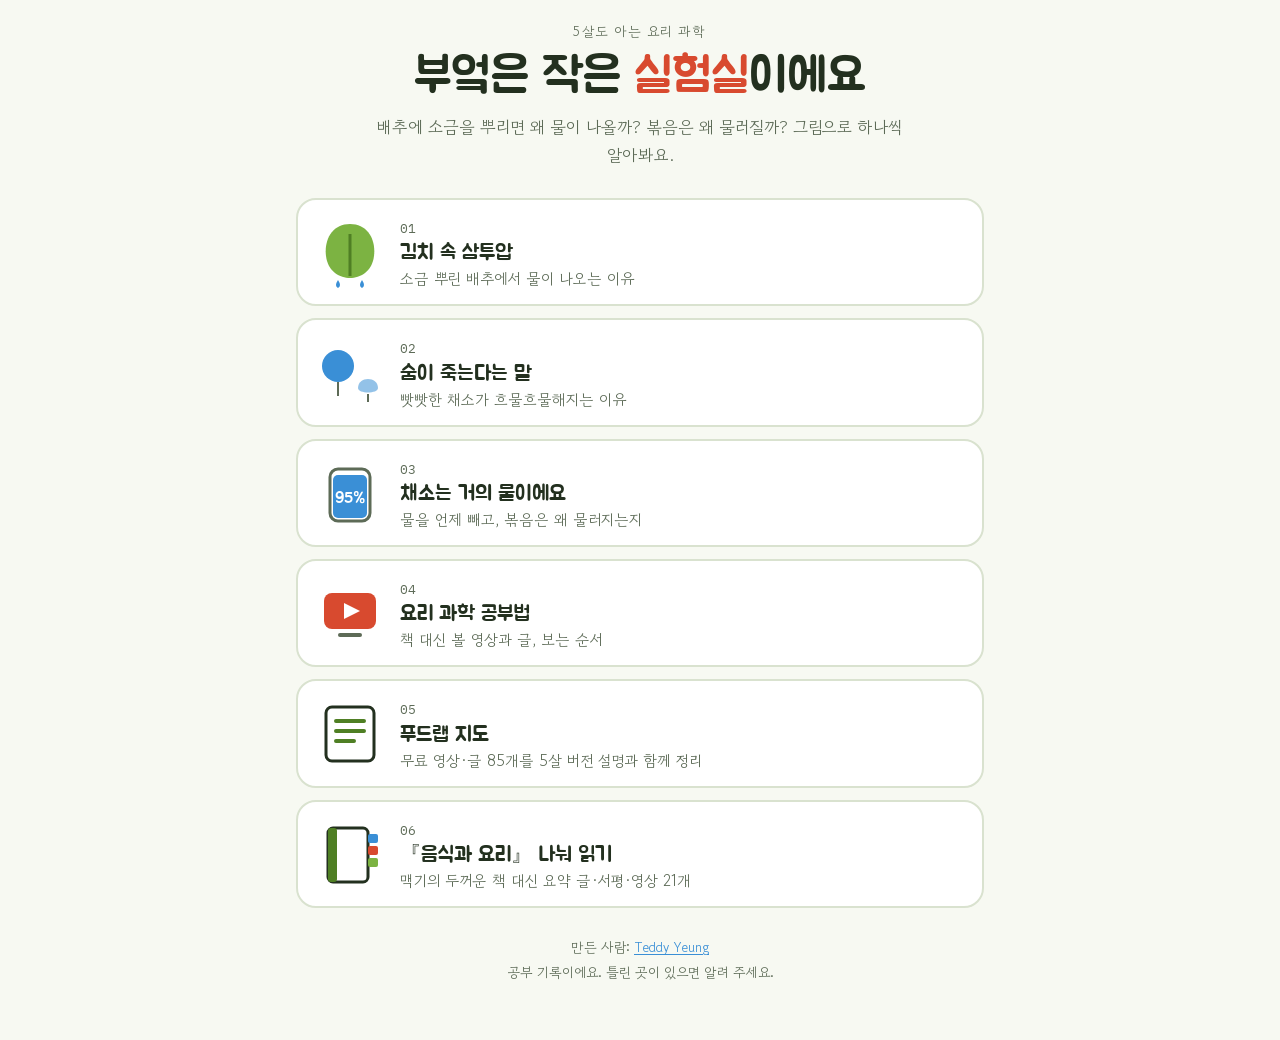
<file: index.html>
<!doctype html>
<html lang="ko">
<head>
<meta charset="utf-8">
<meta name="viewport" content="width=device-width, initial-scale=1, viewport-fit=cover">
<title>부엌 과학 그림책</title>
<meta name="description" content="김치 절이기부터 볶음까지, 요리 속 과학을 5살도 알게 그림으로 설명해요.">
<link rel="stylesheet" href="https://fonts.googleapis.com/css2?family=Jua&family=Gowun+Dodum&family=IBM+Plex+Mono:wght@400;500&display=swap">
<link rel="stylesheet" href="assets/site.css">
<style>
.toc { display: flex; flex-direction: column; gap: 12px; }
.toc a {
  display: grid; grid-template-columns: 72px minmax(0, 1fr); gap: 14px; align-items: center;
  background: var(--paper); border: 2px solid var(--line); border-radius: 20px; padding: 12px 16px;
  text-decoration: none; color: var(--ink);
}
.toc a:hover { border-color: var(--leaf); }
.toc svg { width: 72px; height: 72px; }
.toc .no { font-family: var(--mono); font-size: .8rem; color: var(--soft); }
.toc .t { font-family: var(--display); font-size: 1.3rem; line-height: 1.25; display: block; }
.toc .d { color: var(--soft); font-size: .95rem; display: block; }
.intro { text-align: center; color: var(--soft); max-width: 32em; margin: 0 auto; }
</style>
</head>
<body>
<div class="wrap">
  <header class="hero">
    <span class="eyebrow">5살도 아는 요리 과학</span>
    <h1>부엌은 작은 <em>실험실</em>이에요</h1>
    <p class="intro">배추에 소금을 뿌리면 왜 물이 나올까? 볶음은 왜 물러질까? 그림으로 하나씩 알아봐요.</p>
  </header>

  <nav class="toc" aria-label="목차">
    <a href="osmosis.html">
      <svg viewBox="0 0 72 72" aria-hidden="true">
        <path d="M36 8 C18 8 10 24 12 40 C14 56 26 62 36 62 C46 62 58 56 60 40 C62 24 54 8 36 8 Z" fill="var(--leaf)"/>
        <path d="M36 18 L36 60" stroke="var(--leaf-dark)" stroke-width="3"/>
        <path d="M24 64 q4 6 0 8 q-4 -2 0 -8 Z M48 64 q4 6 0 8 q-4 -2 0 -8 Z" fill="var(--water)"/>
      </svg>
      <span><span class="no">01</span><span class="t">김치 속 삼투압</span><span class="d">소금 뿌린 배추에서 물이 나오는 이유</span></span>
    </a>
    <a href="wilting.html">
      <svg viewBox="0 0 72 72" aria-hidden="true">
        <circle cx="24" cy="30" r="16" fill="var(--water)"/>
        <path d="M24 46 L24 60" stroke="var(--soft)" stroke-width="2"/>
        <path d="M44 52 C44 40 64 40 64 52 C64 58 44 58 44 52 Z" fill="var(--water)" opacity=".55"/>
        <path d="M54 58 L54 66" stroke="var(--soft)" stroke-width="2"/>
      </svg>
      <span><span class="no">02</span><span class="t">숨이 죽는다는 말</span><span class="d">빳빳한 채소가 흐물흐물해지는 이유</span></span>
    </a>
    <a href="vegetable-water.html">
      <svg viewBox="0 0 72 72" aria-hidden="true">
        <rect x="16" y="12" width="40" height="52" rx="8" fill="none" stroke="var(--soft)" stroke-width="3"/>
        <rect x="19" y="18" width="34" height="43" rx="5" fill="var(--water)"/>
        <text x="36" y="46" text-anchor="middle" font-size="16" fill="var(--paper)">95%</text>
      </svg>
      <span><span class="no">03</span><span class="t">채소는 거의 물이에요</span><span class="d">물을 언제 빼고, 볶음은 왜 물러지는지</span></span>
    </a>
    <a href="study.html">
      <svg viewBox="0 0 72 72" aria-hidden="true">
        <rect x="10" y="16" width="52" height="36" rx="8" fill="var(--chili)"/>
        <path d="M30 26 L46 34 L30 42 Z" fill="var(--paper)"/>
        <rect x="24" y="56" width="24" height="4" rx="2" fill="var(--soft)"/>
      </svg>
      <span><span class="no">04</span><span class="t">요리 과학 공부법</span><span class="d">책 대신 볼 영상과 글, 보는 순서</span></span>
    </a>
    <a href="foodlab-map.html">
      <svg viewBox="0 0 72 72" aria-hidden="true">
        <rect x="12" y="10" width="48" height="54" rx="6" fill="var(--paper)" stroke="var(--ink)" stroke-width="3"/>
        <path d="M22 24 H50 M22 34 H50 M22 44 H40" stroke="var(--leaf-dark)" stroke-width="4" stroke-linecap="round"/>
      </svg>
      <span><span class="no">05</span><span class="t">푸드랩 지도</span><span class="d">무료 영상·글 85개를 5살 버전 설명과 함께 정리</span></span>
    </a>
    <a href="mcgee.html">
      <svg viewBox="0 0 72 72" aria-hidden="true">
        <rect x="14" y="10" width="40" height="54" rx="5" fill="var(--paper)" stroke="var(--ink)" stroke-width="3"/>
        <rect x="14" y="10" width="9" height="54" rx="3" fill="var(--leaf-dark)"/>
        <rect x="54" y="16" width="10" height="9" rx="2" fill="var(--water)"/>
        <rect x="54" y="28" width="10" height="9" rx="2" fill="var(--chili)"/>
        <rect x="54" y="40" width="10" height="9" rx="2" fill="var(--leaf)"/>
      </svg>
      <span><span class="no">06</span><span class="t">『음식과 요리』 나눠 읽기</span><span class="d">맥기의 두꺼운 책 대신 요약 글·서평·영상 21개</span></span>
    </a>
  </nav>

  <footer class="site">
    <span>만든 사람: <a href="https://teddyyeung.is-a.dev">Teddy Yeung</a></span>
    <span>공부 기록이에요. 틀린 곳이 있으면 알려 주세요.</span>
  </footer>
</div>
</body>
</html>
</file>
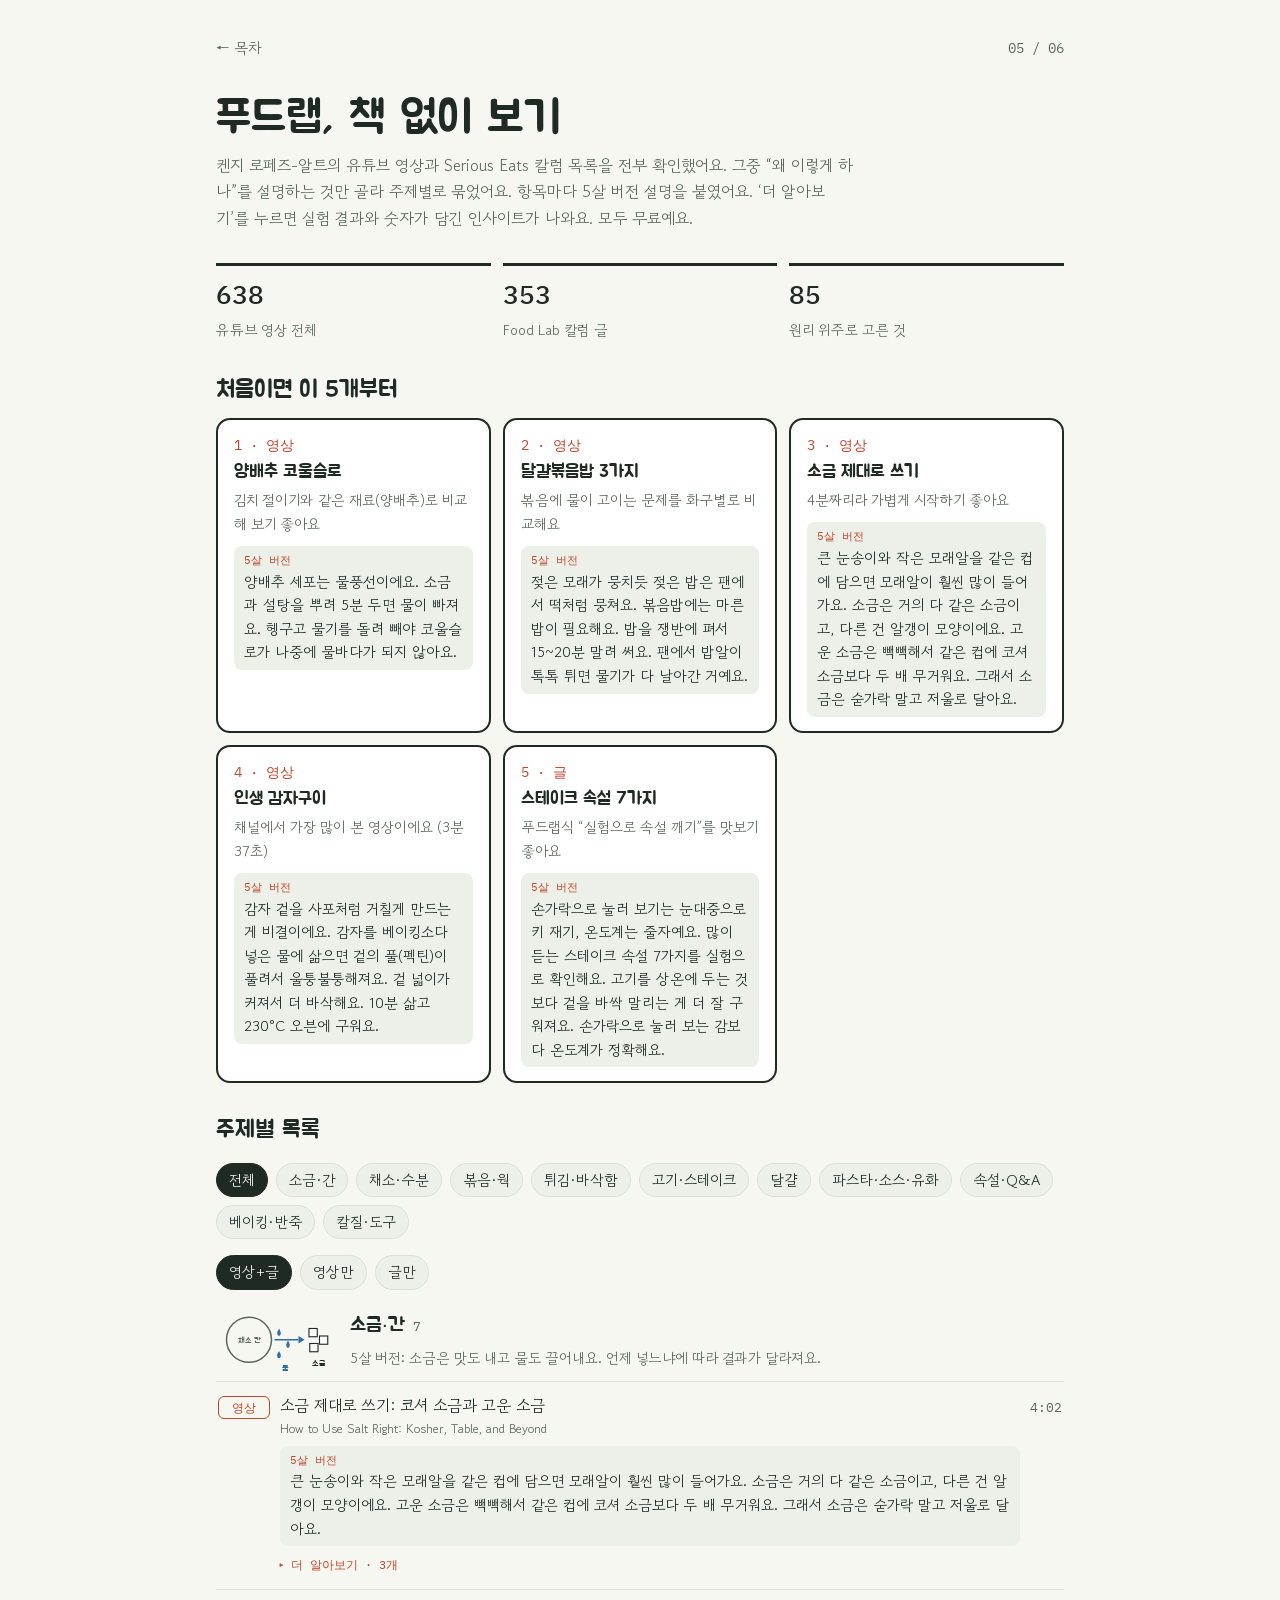
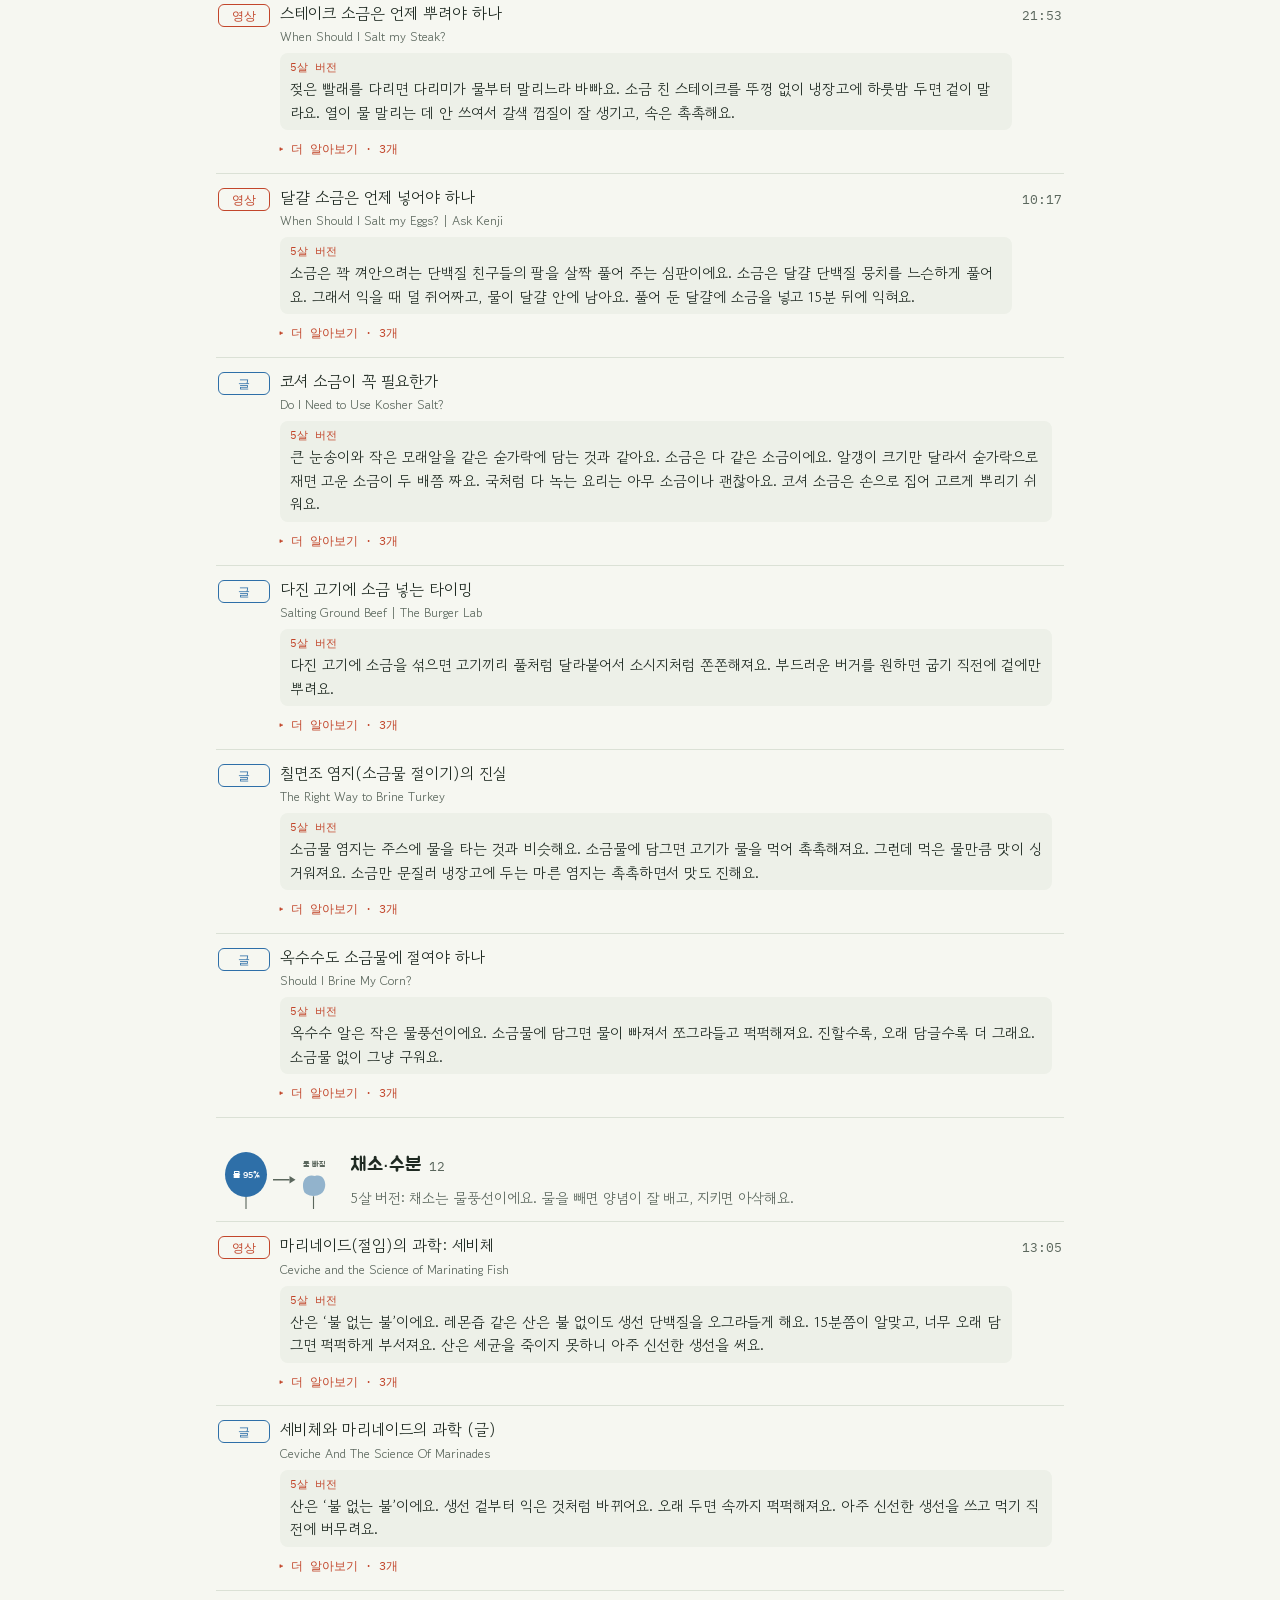
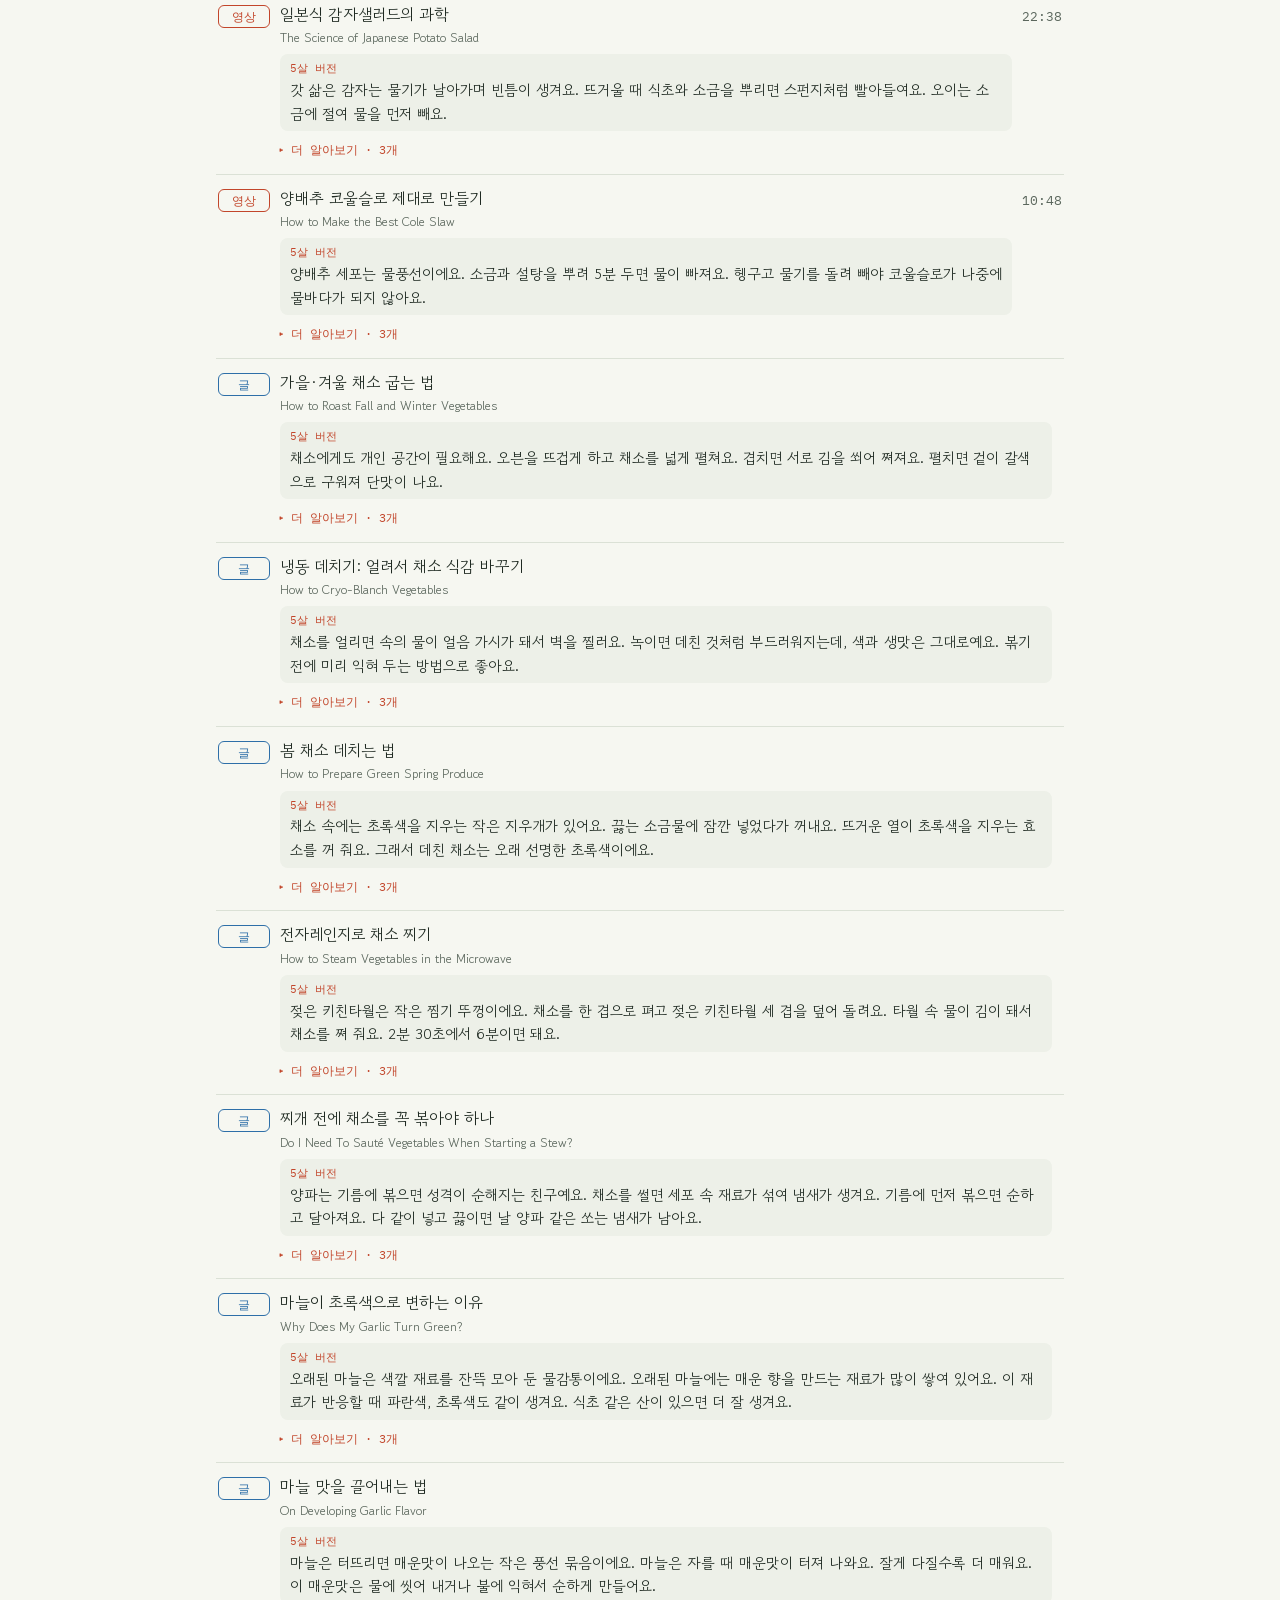
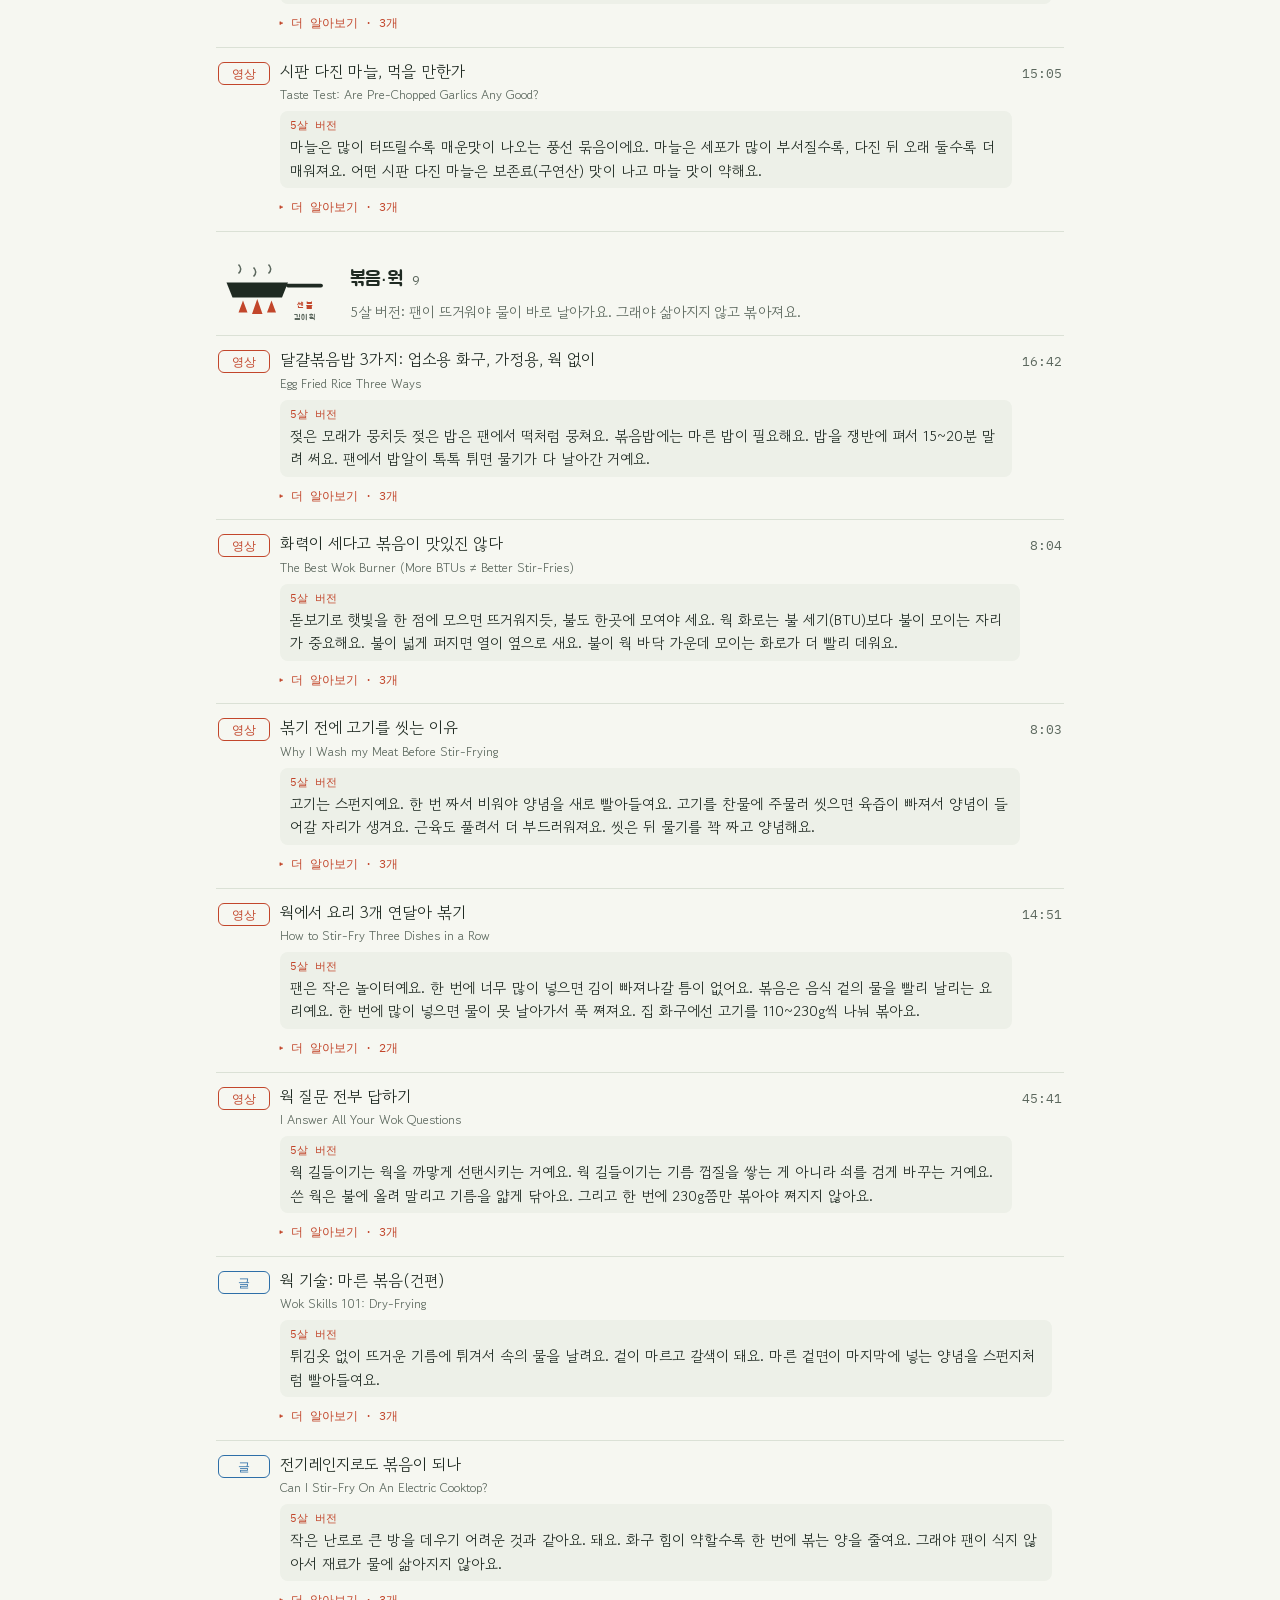
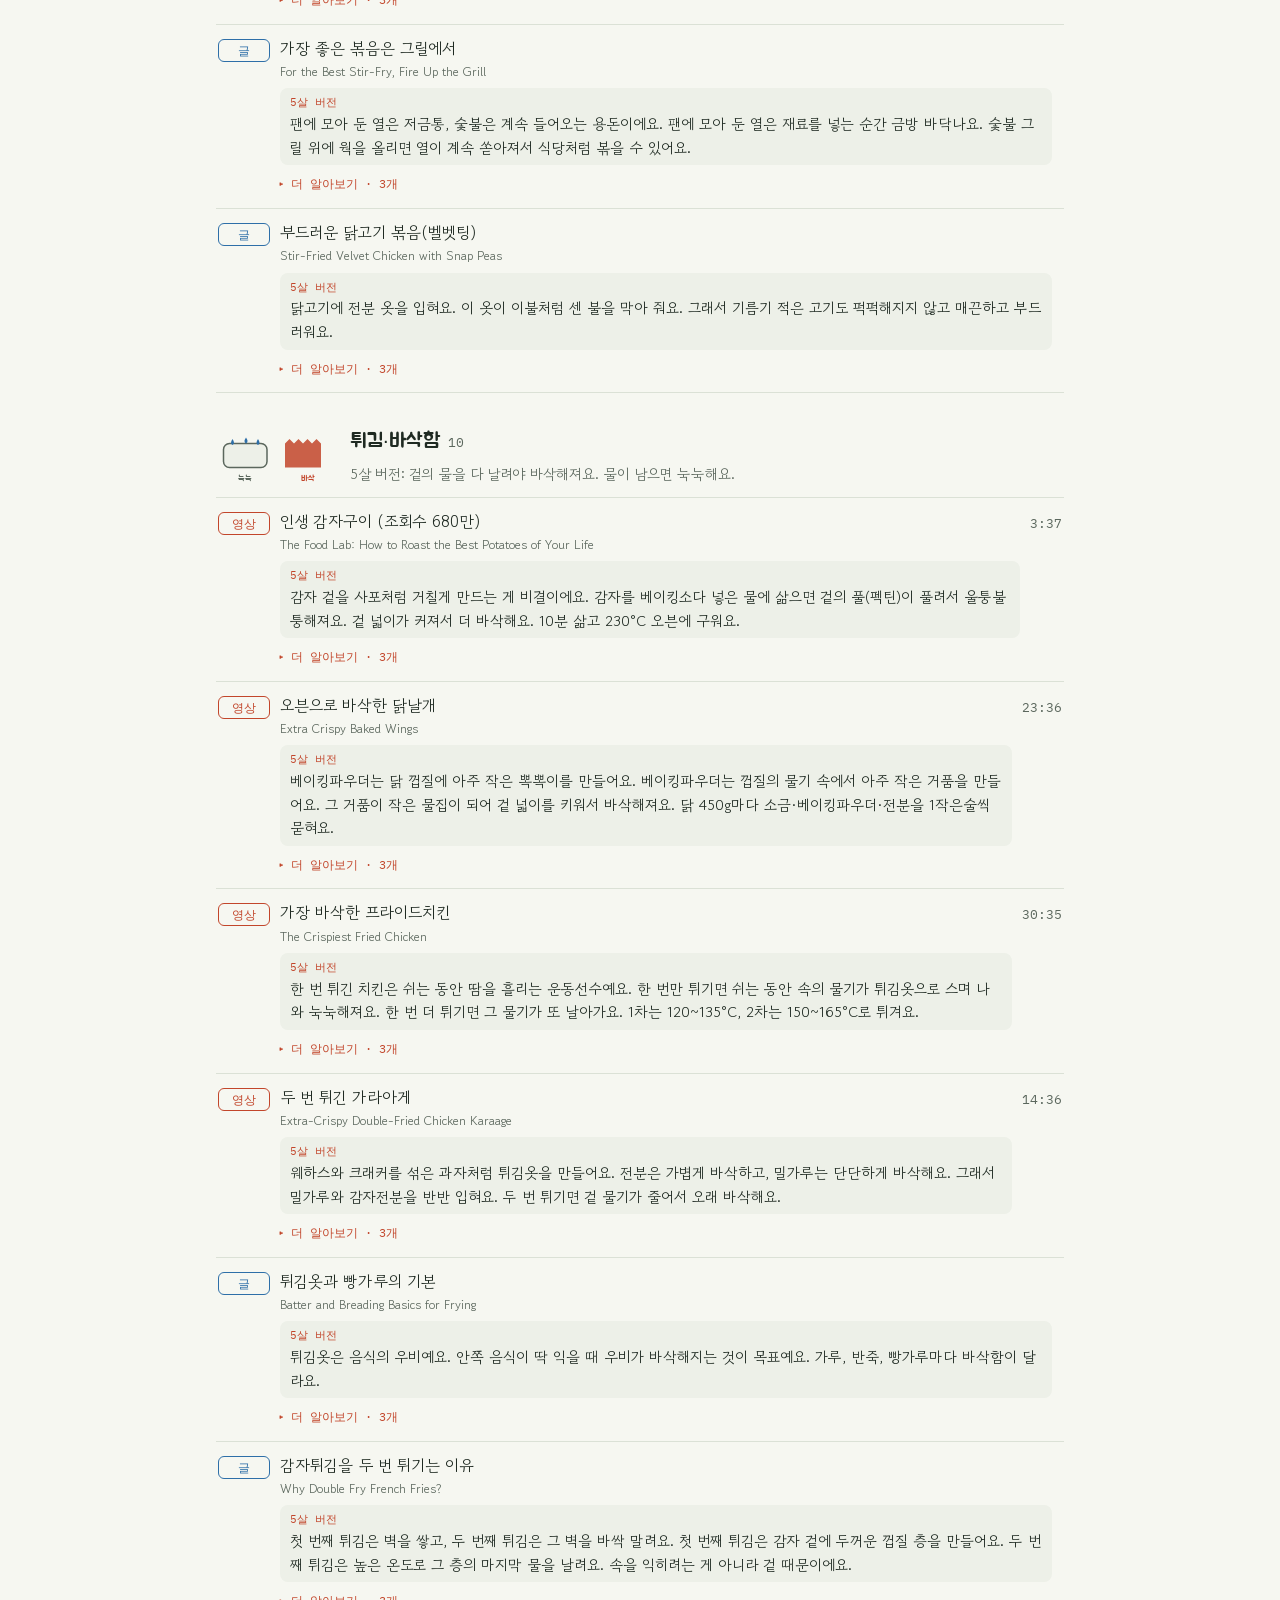
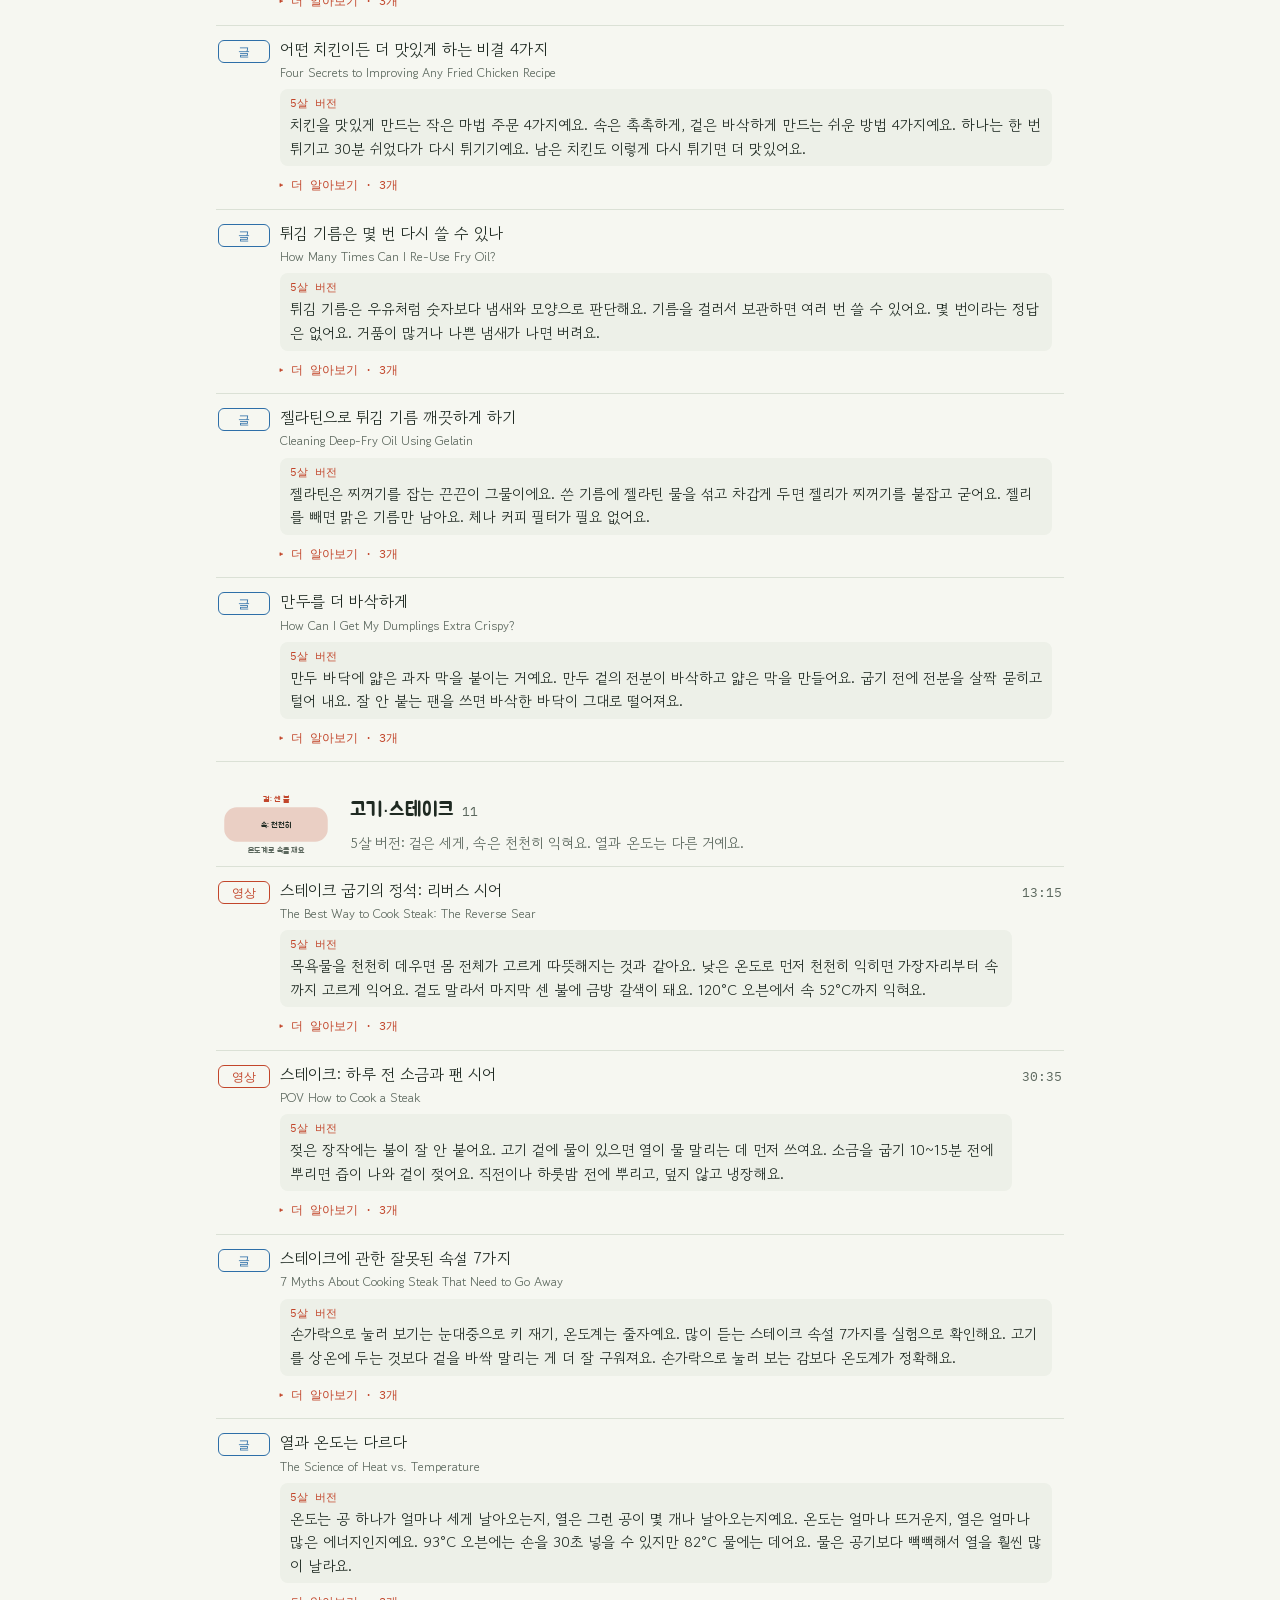
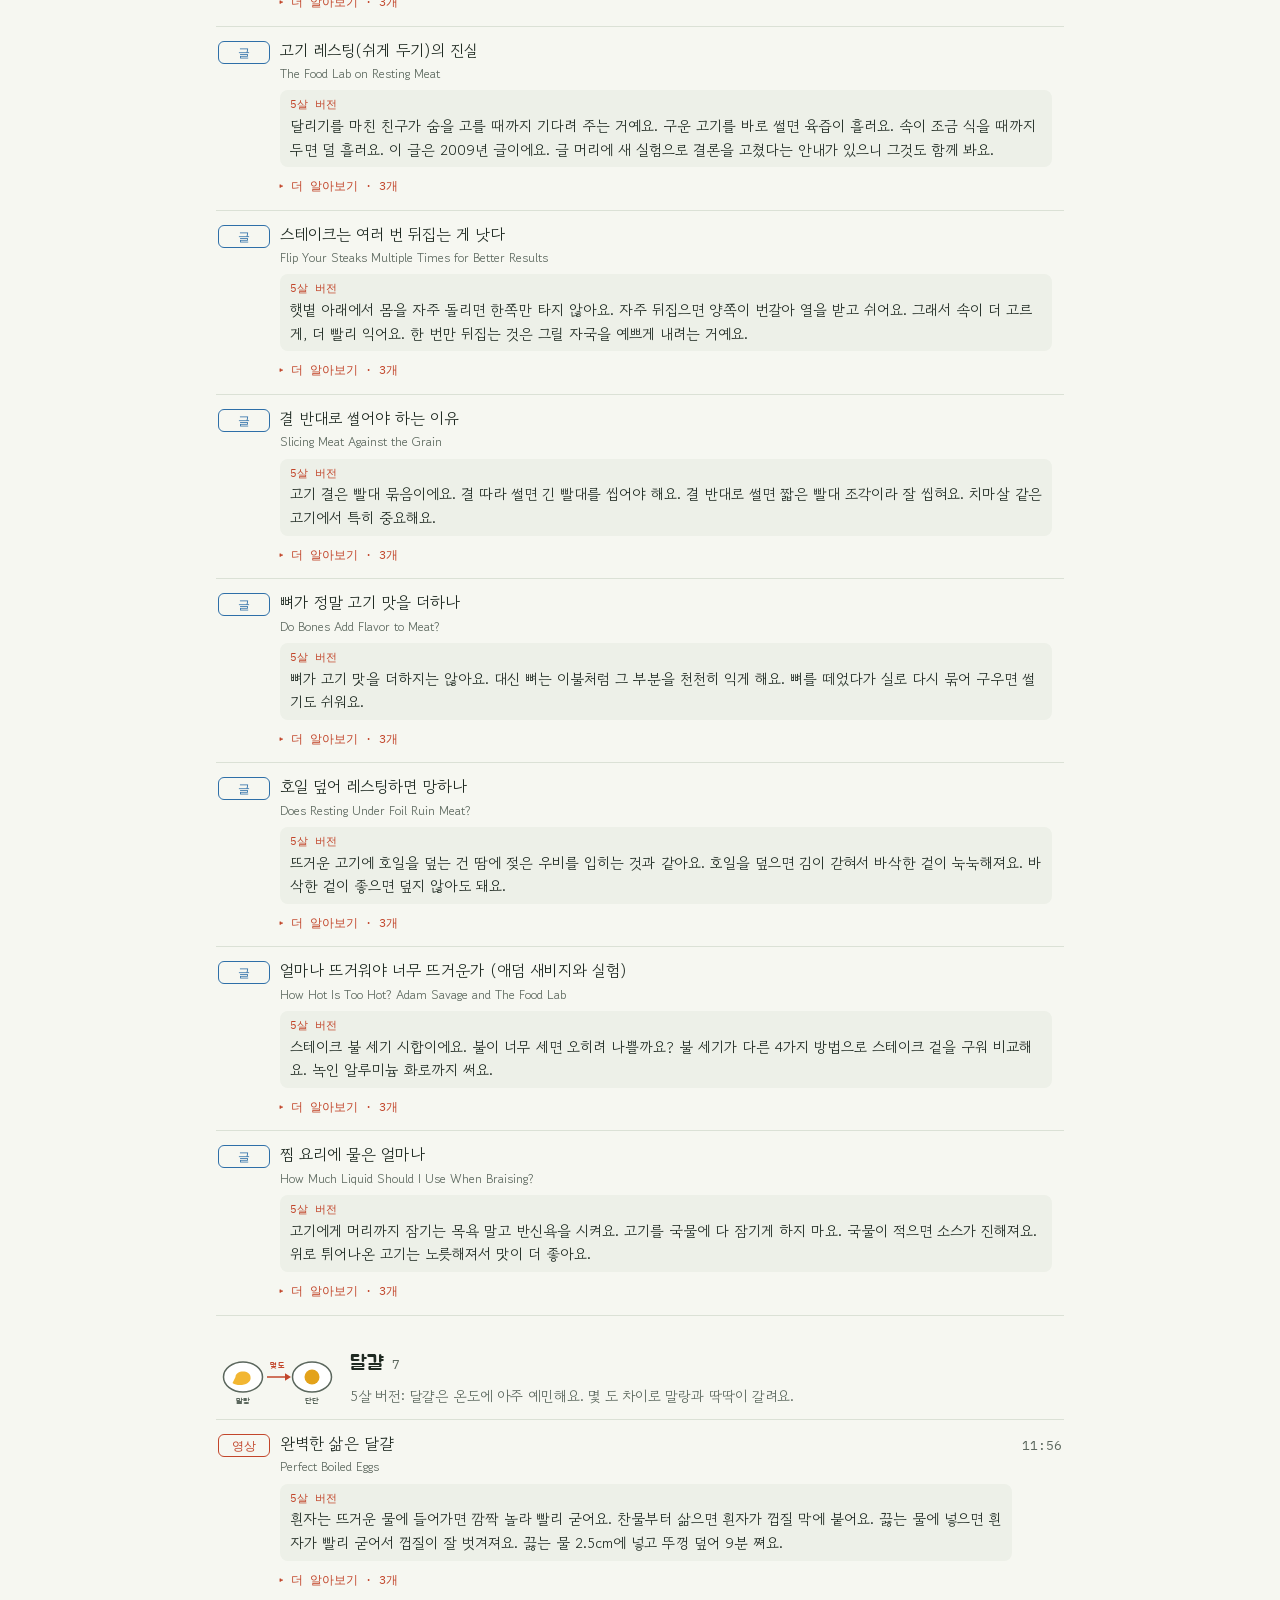
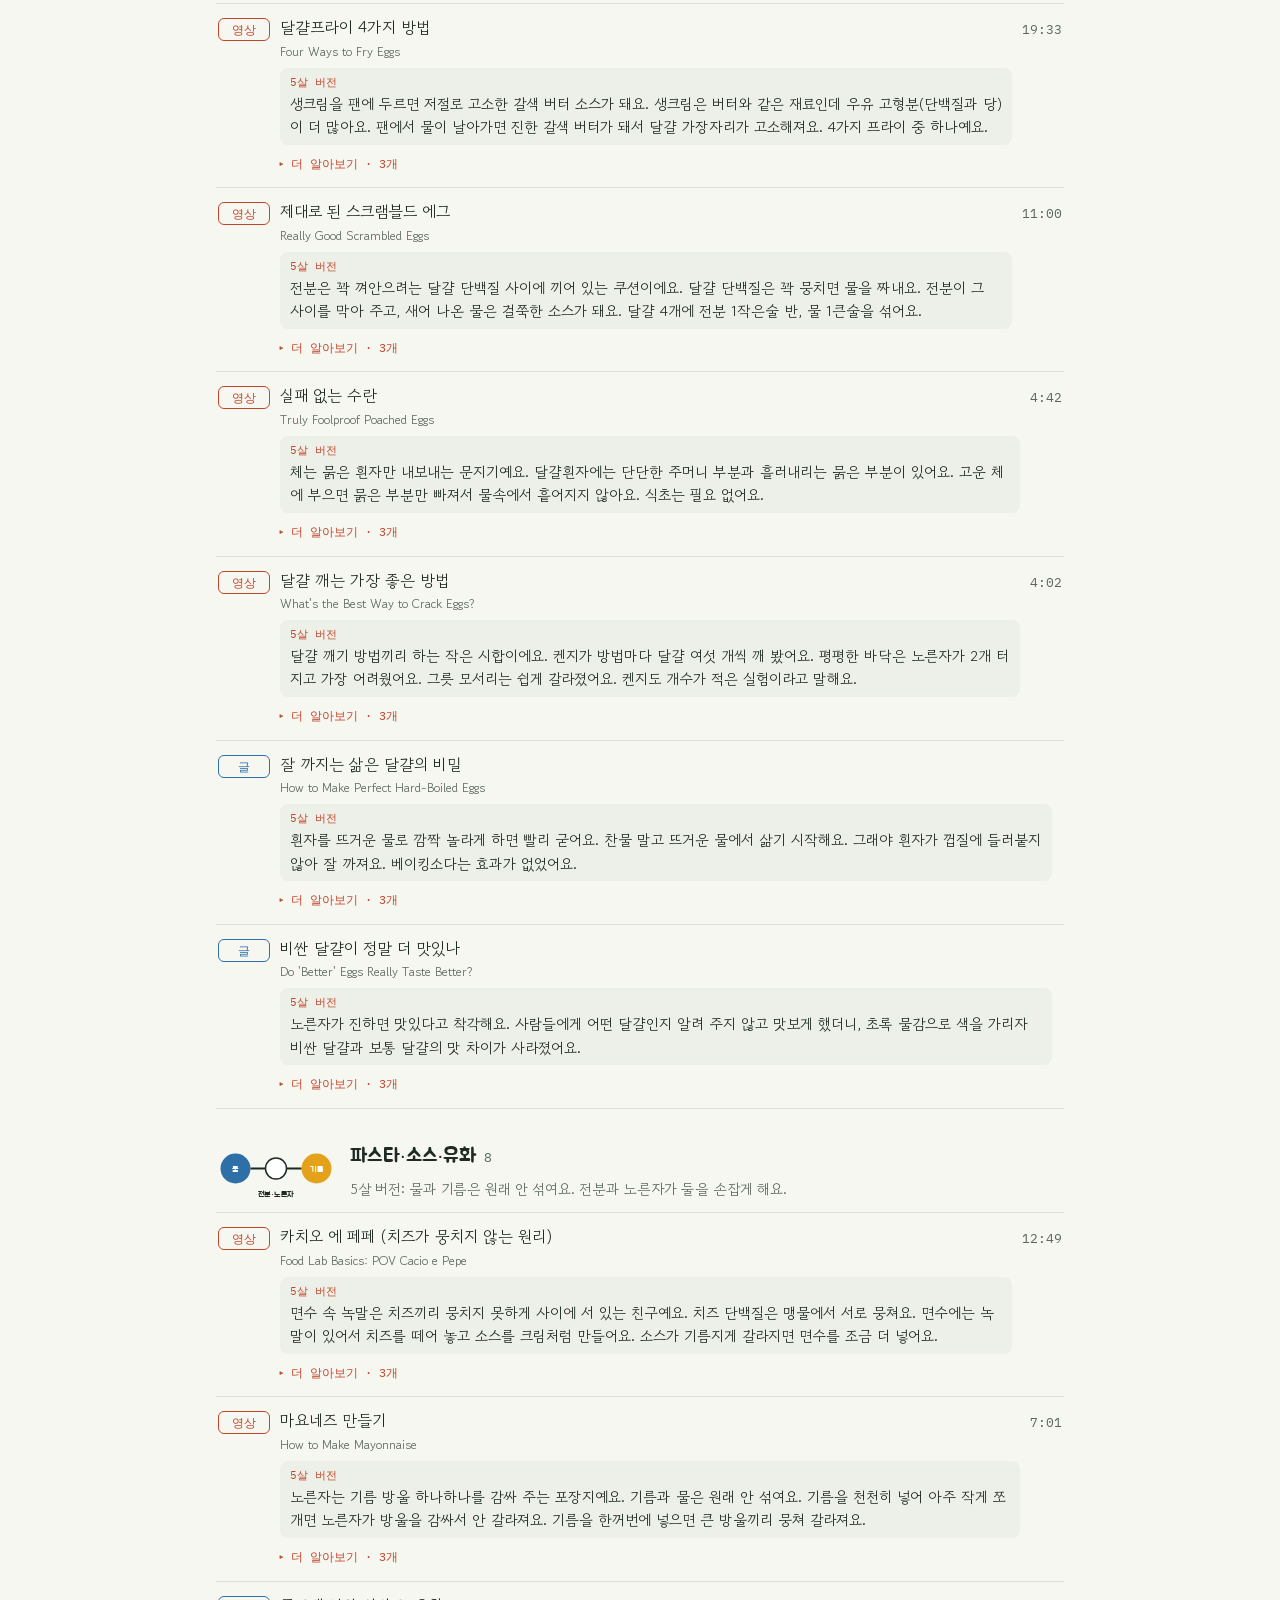
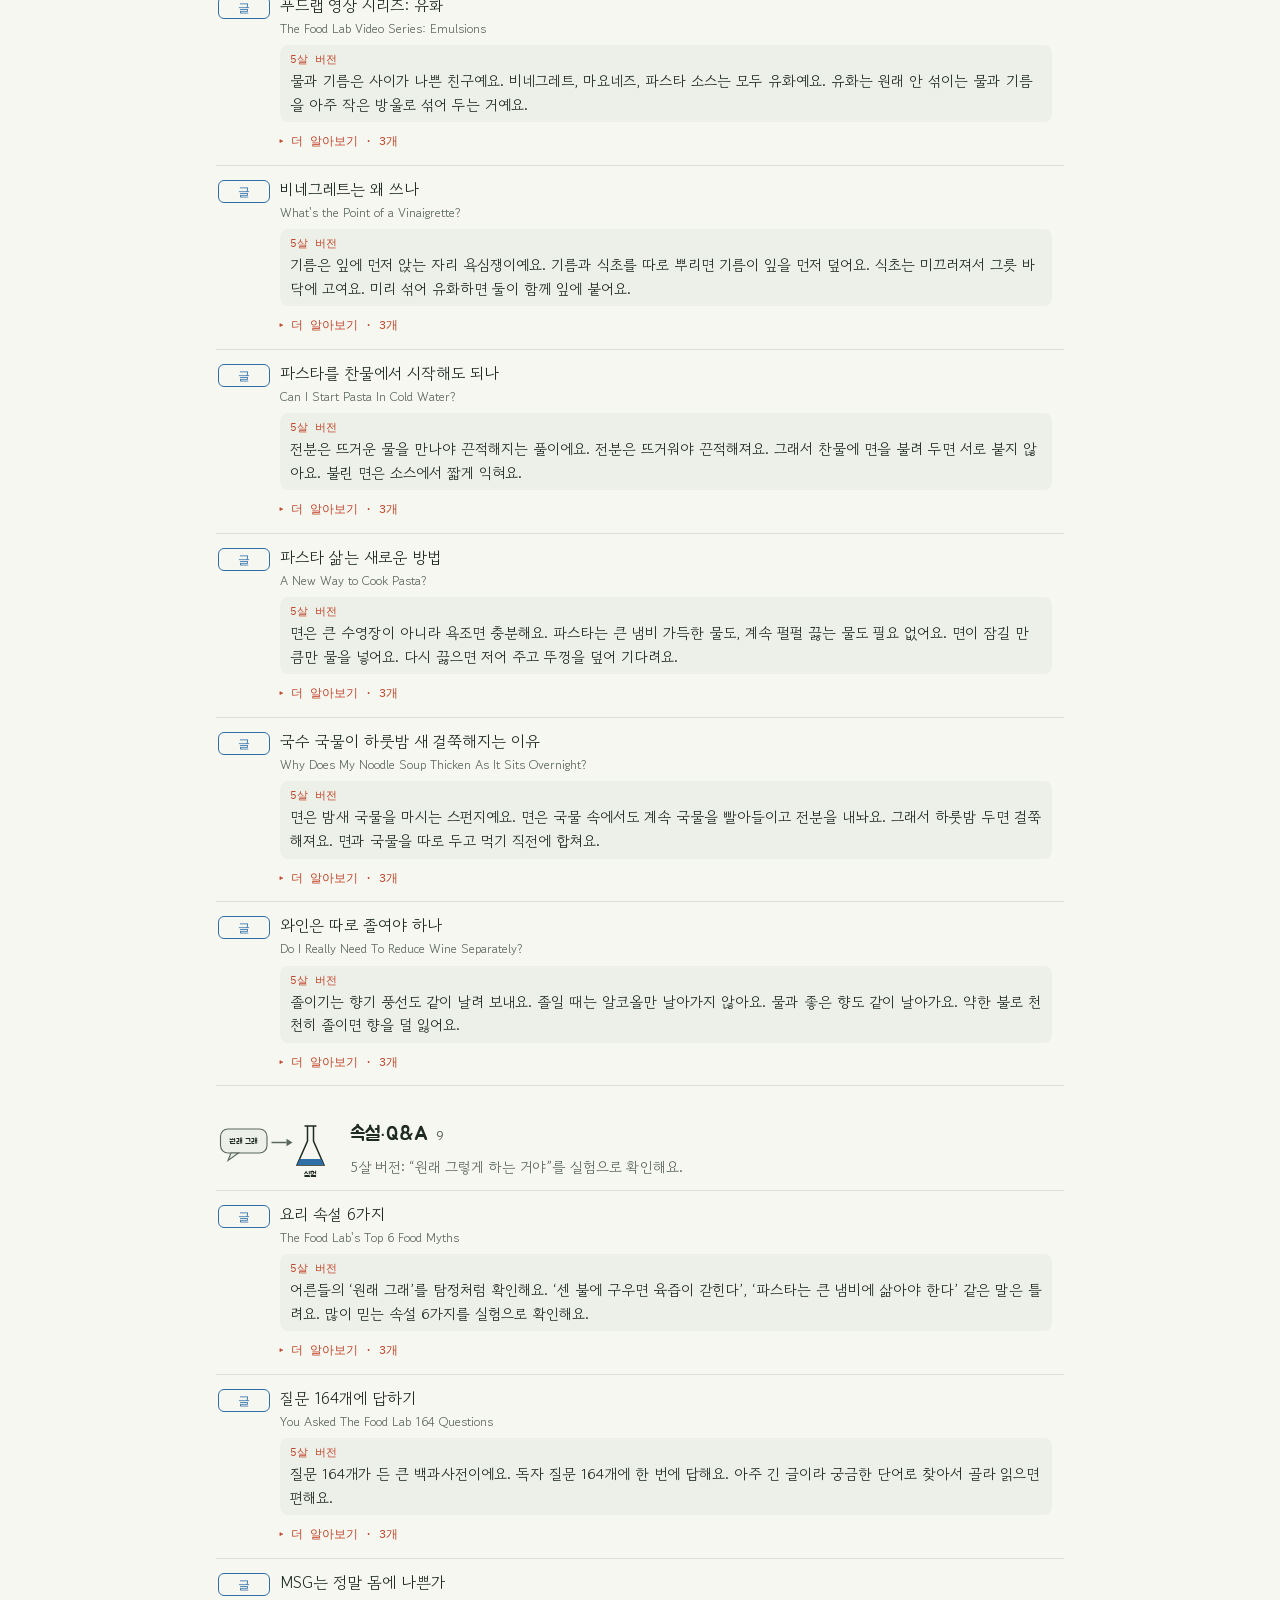
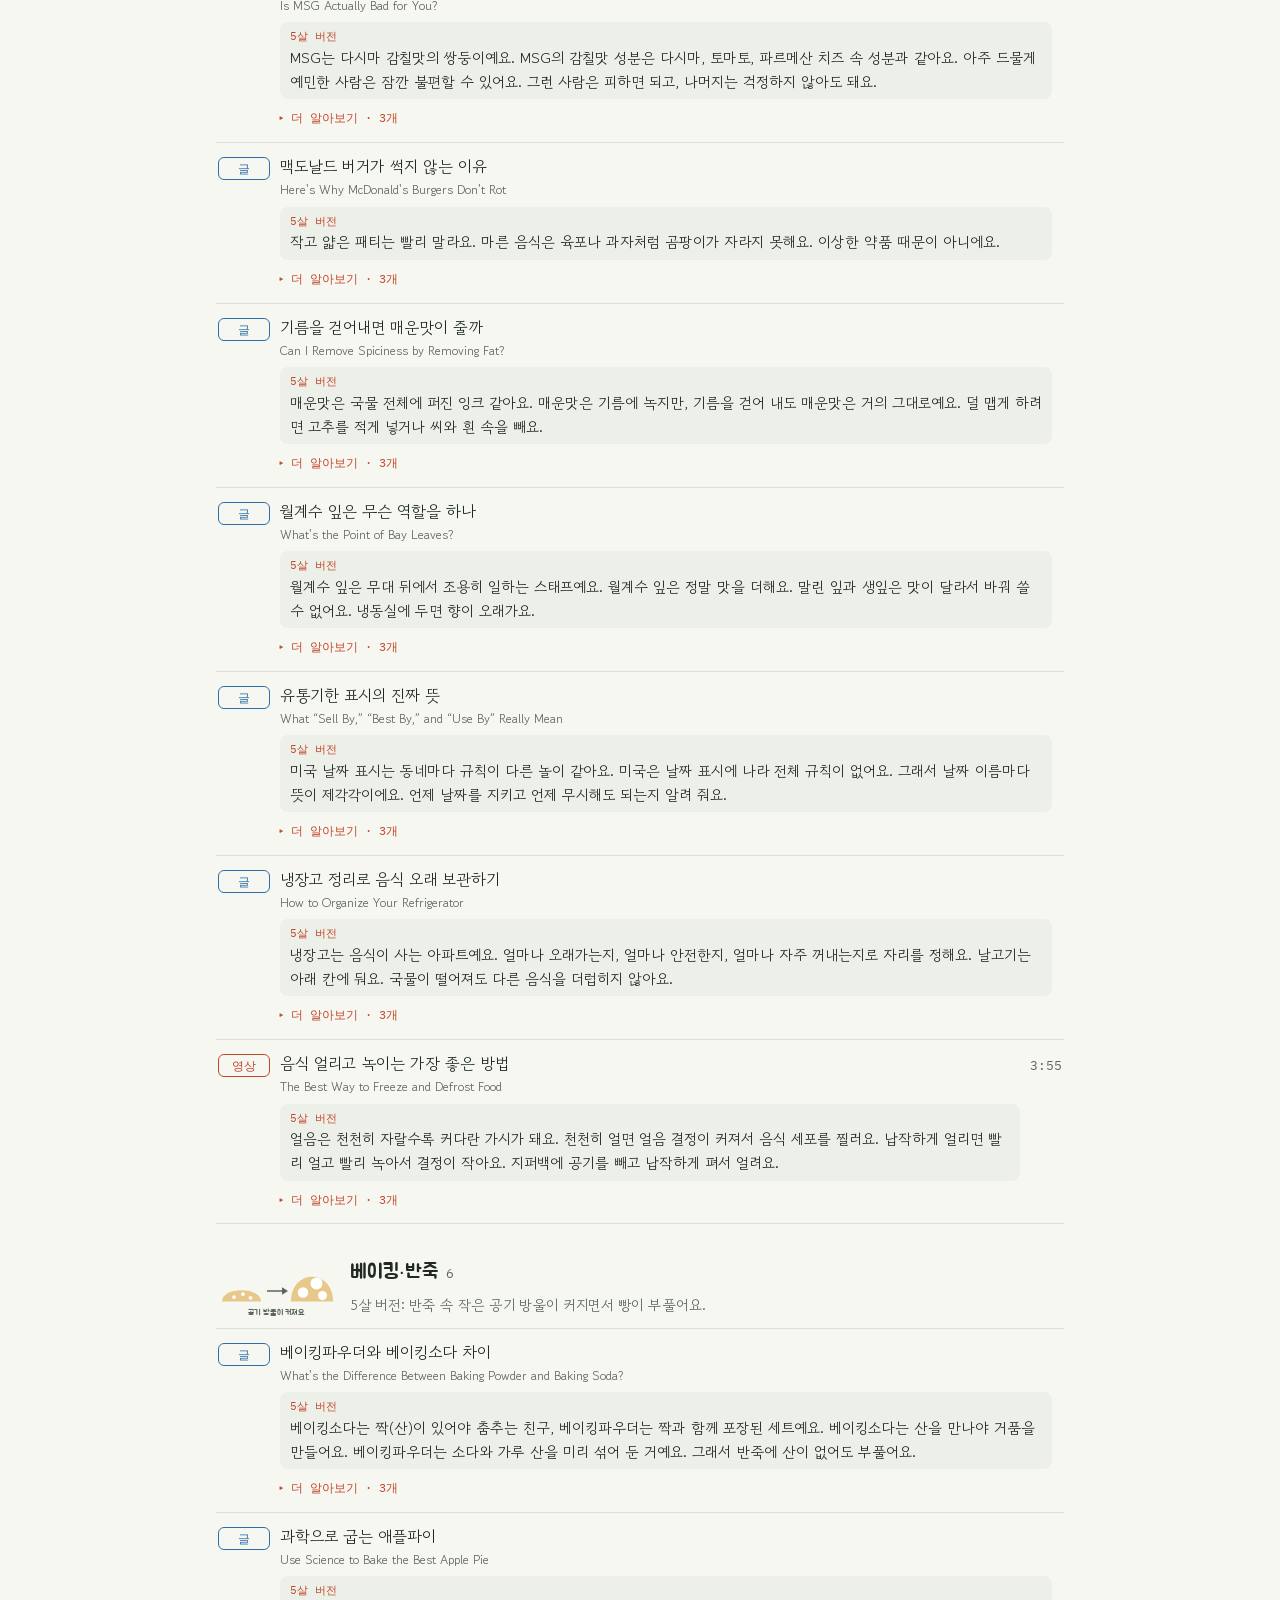
<file: foodlab-map.html>
<!doctype html>
<html lang="ko">
<head>
<meta charset="utf-8">
<meta name="viewport" content="width=device-width, initial-scale=1, viewport-fit=cover">
<title>푸드랩 무료 지도</title>
<meta name="description" content="켄지 로페즈-알트의 무료 영상과 Food Lab 칼럼 중 원리 설명 85개를 주제별로 정리했어요.">
<link rel="stylesheet" href="https://fonts.googleapis.com/css2?family=Jua&family=Gowun+Dodum&family=IBM+Plex+Mono:wght@400;500&display=swap">
<link rel="stylesheet" href="assets/site.css">
<style>
/* Layout: lab notebook — stat strip, starter shelf, then a filterable index of principle-first items */
:root {
  --bg: #f6f7f1;
  --paper: #ffffff;
  --ink: #1f2a22;
  --soft: #5b675d;
  --line: #dbe1d6;
  --accent: #c2462b;
  --video: #c2462b;
  --article: #2e6fa8;
  --chip: #edf0e8;
  --display: "Jua", "Apple SD Gothic Neo", "Malgun Gothic", sans-serif;
  --body: "Gowun Dodum", "Apple SD Gothic Neo", "Malgun Gothic", sans-serif;
  --mono: "IBM Plex Mono", ui-monospace, Menlo, monospace;
}
@media (prefers-color-scheme: dark) {
  :root:not([data-theme="light"]) {
    --bg: #131813; --paper: #1b211c; --ink: #e9efe7; --soft: #a3b0a4; --line: #2c352d;
    --accent: #f07a5c; --video: #f07a5c; --article: #6eaee6; --chip: #242c25; color-scheme: dark;
  }
}
:root[data-theme="dark"] {
  --bg: #131813; --paper: #1b211c; --ink: #e9efe7; --soft: #a3b0a4; --line: #2c352d;
  --accent: #f07a5c; --video: #f07a5c; --article: #6eaee6; --chip: #242c25; color-scheme: dark;
}
body { background: var(--bg); color: var(--ink); font-family: var(--body); font-size: 1rem; line-height: 1.65; }
.wrap {
  max-width: 880px; margin: 0 auto; padding-block: 36px 64px;
  padding-left: max(16px, env(safe-area-inset-left, 0px));
  padding-right: max(16px, env(safe-area-inset-right, 0px));
  display: flex; flex-direction: column; gap: 32px;
}
h1 { font-family: var(--display); font-weight: 400; font-size: clamp(2rem, 6vw, 2.8rem); line-height: 1.2; margin: 0; text-wrap: balance; }
h2 { font-family: var(--display); font-weight: 400; font-size: 1.5rem; margin: 0; }
.lede { margin: 6px 0 0; color: var(--soft); max-width: 40em; }
.stats { display: grid; grid-template-columns: repeat(3, minmax(0, 1fr)); gap: 12px; }
.stat { border-top: 3px solid var(--ink); padding-top: 8px; }
.stat b { display: block; font-family: var(--mono); font-size: 1.6rem; font-weight: 500; font-variant-numeric: tabular-nums; }
.stat span { color: var(--soft); font-size: .9rem; }
.starter { display: grid; grid-template-columns: repeat(auto-fit, minmax(240px, 1fr)); gap: 12px; }
.starter a { background: var(--paper); border: 2px solid var(--ink); border-radius: 14px; padding: 14px 16px; text-decoration: none; color: var(--ink); display: flex; flex-direction: column; gap: 4px; min-width: 0; }
.starter a:hover, .starter a:focus-visible { border-color: var(--accent); outline: none; }
.starter .n { font-family: var(--mono); color: var(--accent); font-size: .85rem; }
.starter .t { font-family: var(--display); font-size: 1.15rem; line-height: 1.3; }
.starter .why { color: var(--soft); font-size: .9rem; }
.filters { display: flex; flex-wrap: wrap; gap: 8px; }
.filters button { font: inherit; font-size: .92rem; border: 1.5px solid var(--line); background: var(--chip); color: var(--ink); border-radius: 999px; padding: 4px 12px; cursor: pointer; }
.filters button[aria-pressed="true"] { background: var(--ink); color: var(--bg); border-color: var(--ink); }
.filters button:focus-visible { outline: 2px solid var(--accent); outline-offset: 2px; }
.types { display: flex; gap: 8px; flex-wrap: wrap; }
.cat { display: flex; flex-direction: column; gap: 8px; }
.cat h3 { font-family: var(--display); font-weight: 400; font-size: 1.25rem; margin: 0; display: flex; gap: 8px; align-items: baseline; }
.cat h3 small { font-family: var(--mono); color: var(--soft); font-size: .8rem; }
.cat .hint { margin: 0; color: var(--soft); font-size: .9rem; }
.cat-head { display: grid; grid-template-columns: 120px minmax(0, 1fr); gap: 14px; align-items: center; }
.cat-head svg { width: 120px; height: auto; display: block; }
.cat-head > div { display: flex; flex-direction: column; gap: 4px; min-width: 0; }
.eli { display: block; margin-top: 6px; font-size: .92rem; line-height: 1.6; color: var(--ink); background: var(--chip); border-radius: 8px; padding: 6px 10px; }
.eli::before { content: "5살 버전"; display: block; font-family: var(--mono); font-size: .7rem; color: var(--accent); }
ul.items { list-style: none; margin: 0; padding: 0; border-top: 1px solid var(--line); }
ul.items li { border-bottom: 1px solid var(--line); }
ul.items a { display: grid; grid-template-columns: 52px minmax(0, 1fr) auto; gap: 10px; align-items: baseline; padding: 10px 2px; text-decoration: none; color: var(--ink); }
ul.items a:hover .ko, ul.items a:focus-visible .ko { color: var(--accent); }
ul.items a:focus-visible { outline: 2px solid var(--accent); outline-offset: -2px; }
.badge { font-family: var(--mono); font-size: .72rem; letter-spacing: .04em; text-align: center; border-radius: 6px; padding: 1px 0; }
.badge.v { color: var(--video); border: 1.5px solid var(--video); }
.badge.a { color: var(--article); border: 1.5px solid var(--article); }
.ko { font-size: 1rem; display: block; }
.en { font-size: .8rem; color: var(--soft); display: block; overflow-wrap: anywhere; }
.dur { font-family: var(--mono); font-size: .8rem; color: var(--soft); font-variant-numeric: tabular-nums; white-space: nowrap; }
.more { margin: -4px 0 12px 62px; font-size: .9rem; }
.more summary { cursor: pointer; list-style: none; width: fit-content; font-family: var(--mono); font-size: .78rem; color: var(--accent); padding: 2px 0; }
.more summary::-webkit-details-marker { display: none; }
.more summary::before { content: "▸ "; }
.more[open] summary::before { content: "▾ "; }
.more summary:focus-visible { outline: 2px solid var(--accent); outline-offset: 2px; }
.more ul { margin: 6px 0 0; padding-left: 18px; line-height: 1.6; display: flex; flex-direction: column; gap: 4px; }
ul.items .more li { border-bottom: 0; }
.empty { color: var(--soft); }
.notes { font-size: .88rem; color: var(--soft); border-top: 1px solid var(--line); padding-top: 14px; display: flex; flex-direction: column; gap: 4px; }
.notes p { margin: 0; }
.notes a { color: var(--article); }
@media (max-width: 480px) {
  .stats { grid-template-columns: 1fr 1fr 1fr; } .stat b { font-size: 1.25rem; }
  .cat-head { grid-template-columns: 88px minmax(0, 1fr); } .cat-head svg { width: 88px; }
  .more { margin-left: 0; }
}
</style>
</head>
<body>
<div class="wrap">
  <nav class="topnav"><a href="./">← 목차</a><span class="no">05 / 06</span></nav>

  <header>
    <h1>푸드랩, 책 없이 보기</h1>
    <p class="lede">켄지 로페즈-알트의 유튜브 영상과 Serious Eats 칼럼 목록을 전부 확인했어요. 그중 “왜 이렇게 하나”를 설명하는 것만 골라 주제별로 묶었어요. 항목마다 5살 버전 설명을 붙였어요. ‘더 알아보기’를 누르면 실험 결과와 숫자가 담긴 인사이트가 나와요. 모두 무료예요.</p>
  </header>

  <section class="stats" aria-label="확인한 범위">
    <div class="stat"><b>638</b><span>유튜브 영상 전체</span></div>
    <div class="stat"><b>353</b><span>Food Lab 칼럼 글</span></div>
    <div class="stat"><b id="picked">0</b><span>원리 위주로 고른 것</span></div>
  </section>

  <section style="display:flex;flex-direction:column;gap:12px">
    <h2>처음이면 이 5개부터</h2>
    <div class="starter" id="starter"></div>
  </section>

  <section style="display:flex;flex-direction:column;gap:16px">
    <h2>주제별 목록</h2>
    <div class="filters" id="cats" role="group" aria-label="주제 고르기"></div>
    <div class="filters types" id="types" role="group" aria-label="형태 고르기"></div>
    <div id="list" style="display:flex;flex-direction:column;gap:28px"></div>
  </section>

  <nav class="pager" aria-label="앞뒤 페이지">
    <a href="study.html"><small>← 이전</small><span>요리 과학 공부법</span></a>
    <a class="next" href="mcgee.html"><small>다음 →</small><span>『음식과 요리』 나눠 읽기</span></a>
  </nav>

  <footer class="notes">
    <p>영상과 글은 영어예요. 유튜브는 자막 → 자동 번역 → 한국어로 볼 수 있어요.</p>
    <p>글의 5살 버전과 인사이트는 Serious Eats 본문을 읽고 썼어요. 영상의 5살 버전과 인사이트는 영상 31개의 영어 자막 전체를 읽고 썼어요.</p>
    <p>나머지는 대부분 레시피 영상이에요. 전체 목록: <a href="https://www.youtube.com/@JKenjiLopezAlt/videos" target="_blank" rel="noopener">유튜브 채널</a> · <a href="https://www.seriouseats.com/the-food-lab-5118015" target="_blank" rel="noopener">Food Lab 칼럼</a></p>
  </footer>
</div>

<script>
const CATS = {
  salt:   ["소금·간", "5살 버전: 소금은 맛도 내고 물도 끌어내요. 언제 넣느냐에 따라 결과가 달라져요.",
    `<svg viewBox="0 0 160 90" role="img" aria-label="소금이 배추 칸에서 물을 끌어내는 그림"><title>소금이 물을 끌어내요</title>
      <circle cx="44" cy="45" r="30" fill="none" stroke="var(--soft)" stroke-width="2"/>
      <text x="44" y="49" text-anchor="middle" font-size="11" fill="var(--soft)">채소 칸</text>
      <path d="M84 30 q5 8 0 10 q-5 -2 0 -10Z M96 46 q5 8 0 10 q-5 -2 0 -10Z M84 60 q5 8 0 10 q-5 -2 0 -10Z" fill="var(--article)"/>
      <path d="M78 45 H110" stroke="var(--article)" stroke-width="2"/><path d="M110 40 L118 45 L110 50Z" fill="var(--article)"/>
      <rect x="124" y="30" width="11" height="11" fill="var(--paper)" stroke="var(--ink)" stroke-width="1.5"/>
      <rect x="138" y="40" width="11" height="11" fill="var(--paper)" stroke="var(--ink)" stroke-width="1.5"/>
      <rect x="125" y="50" width="11" height="11" fill="var(--paper)" stroke="var(--ink)" stroke-width="1.5"/>
      <text x="136" y="80" text-anchor="middle" font-size="11" fill="var(--ink)">소금</text>
      <text x="92" y="86" text-anchor="middle" font-size="11" fill="var(--article)">물</text></svg>`],
  veg:    ["채소·수분", "5살 버전: 채소는 물풍선이에요. 물을 빼면 양념이 잘 배고, 지키면 아삭해요.",
    `<svg viewBox="0 0 160 90" role="img" aria-label="빵빵한 물풍선과 물이 빠져 쭈글한 풍선"><title>채소는 물풍선이에요</title>
      <ellipse cx="40" cy="38" rx="28" ry="30" fill="var(--article)"/>
      <path d="M40 68 L40 84" stroke="var(--soft)" stroke-width="1.5"/>
      <text x="40" y="42" text-anchor="middle" font-size="12" fill="var(--paper)">물 95%</text>
      <path d="M76 45 H98" stroke="var(--soft)" stroke-width="2"/><path d="M98 40 L106 45 L98 50Z" fill="var(--soft)"/>
      <path d="M118 62 C112 48 120 36 132 40 C144 36 150 52 142 62 C136 68 124 68 118 62Z" fill="var(--article)" opacity=".5"/>
      <path d="M130 67 L130 84" stroke="var(--soft)" stroke-width="1.5"/>
      <text x="130" y="28" text-anchor="middle" font-size="11" fill="var(--soft)">물 빠짐</text></svg>`],
  stir:   ["볶음·웍", "5살 버전: 팬이 뜨거워야 물이 바로 날아가요. 그래야 삶아지지 않고 볶아져요.",
    `<svg viewBox="0 0 160 90" role="img" aria-label="센 불 위 팬에서 김이 바로 날아가는 그림"><title>센 불이면 물이 바로 날아가요</title>
      <path d="M30 18 q6 -6 0 -12 M50 22 q6 -6 0 -12 M70 18 q6 -6 0 -12" stroke="var(--soft)" stroke-width="2" fill="none"/>
      <path d="M14 30 H96 L88 50 H22Z" fill="var(--ink)"/>
      <path d="M96 34 H140" stroke="var(--ink)" stroke-width="5" stroke-linecap="round"/>
      <path d="M30 70 L36 54 L42 70Z M48 72 L55 52 L62 72Z M68 70 L74 54 L80 70Z" fill="var(--accent)"/>
      <text x="118" y="64" text-anchor="middle" font-size="11" fill="var(--accent)">센 불</text>
      <text x="118" y="80" text-anchor="middle" font-size="11" fill="var(--soft)">김이 휙</text></svg>`],
  crisp:  ["튀김·바삭함", "5살 버전: 겉의 물을 다 날려야 바삭해져요. 물이 남으면 눅눅해요.",
    `<svg viewBox="0 0 160 90" role="img" aria-label="겉에 물이 남은 눅눅한 튀김과 물이 없는 바삭한 튀김 비교"><title>물이 남으면 눅눅, 없으면 바삭</title>
      <rect x="10" y="30" width="58" height="32" rx="8" fill="var(--chip)" stroke="var(--soft)" stroke-width="2"/>
      <path d="M22 24 q4 6 0 8 q-4 -2 0 -8Z M40 22 q4 6 0 8 q-4 -2 0 -8Z M56 24 q4 6 0 8 q-4 -2 0 -8Z" fill="var(--article)"/>
      <text x="39" y="80" text-anchor="middle" font-size="11" fill="var(--soft)">눅눅</text>
      <path d="M92 30 l6 -6 l6 6 l6 -6 l6 6 l6 -6 l6 6 l6 -6 l6 6 V62 H92Z" fill="var(--accent)" opacity=".85"/>
      <text x="122" y="80" text-anchor="middle" font-size="11" fill="var(--accent)">바삭</text></svg>`],
  meat:   ["고기·스테이크", "5살 버전: 겉은 세게, 속은 천천히 익혀요. 열과 온도는 다른 거예요.",
    `<svg viewBox="0 0 160 90" role="img" aria-label="스테이크 단면, 겉은 갈색 속은 분홍"><title>겉은 세게, 속은 천천히</title>
      <rect x="14" y="26" width="132" height="40" rx="14" fill="var(--accent)" opacity=".22" stroke="var(--accent)" stroke-width="6"/>
      <text x="80" y="50" text-anchor="middle" font-size="11" fill="var(--ink)">속: 천천히</text>
      <text x="80" y="16" text-anchor="middle" font-size="11" fill="var(--accent)">겉: 센 불</text>
      <text x="80" y="84" text-anchor="middle" font-size="11" fill="var(--soft)">온도계로 속을 재요</text></svg>`],
  egg:    ["달걀", "5살 버전: 달걀은 온도에 아주 예민해요. 몇 도 차이로 말랑과 딱딱이 갈려요.",
    `<svg viewBox="0 0 160 90" role="img" aria-label="몇 도 차이로 노른자가 말랑에서 단단으로 바뀌는 그림"><title>몇 도 차이로 말랑과 단단</title>
      <ellipse cx="36" cy="44" rx="26" ry="20" fill="var(--paper)" stroke="var(--soft)" stroke-width="2"/>
      <path d="M26 44 C26 34 46 34 46 44 C48 54 30 58 22 52Z" fill="#f2b632"/>
      <text x="36" y="80" text-anchor="middle" font-size="11" fill="var(--soft)">말랑</text>
      <path d="M68 44 H92" stroke="var(--accent)" stroke-width="2"/><path d="M92 39 L100 44 L92 49Z" fill="var(--accent)"/>
      <text x="82" y="32" text-anchor="middle" font-size="10" fill="var(--accent)">몇 도</text>
      <ellipse cx="128" cy="44" rx="26" ry="20" fill="var(--paper)" stroke="var(--soft)" stroke-width="2"/>
      <circle cx="128" cy="44" r="10" fill="#e3a21a"/>
      <text x="128" y="80" text-anchor="middle" font-size="11" fill="var(--soft)">단단</text></svg>`],
  pasta:  ["파스타·소스·유화", "5살 버전: 물과 기름은 원래 안 섞여요. 전분과 노른자가 둘을 손잡게 해요.",
    `<svg viewBox="0 0 160 90" role="img" aria-label="전분과 노른자가 물과 기름의 손을 잡아 주는 그림"><title>전분과 노른자가 물과 기름을 손잡게 해요</title>
      <circle cx="26" cy="42" r="20" fill="var(--article)"/><text x="26" y="46" text-anchor="middle" font-size="11" fill="var(--paper)">물</text>
      <circle cx="134" cy="42" r="20" fill="#e3a21a"/><text x="134" y="46" text-anchor="middle" font-size="11" fill="var(--paper)">기름</text>
      <path d="M46 42 H66 M94 42 H114" stroke="var(--ink)" stroke-width="2.5"/>
      <circle cx="80" cy="42" r="14" fill="var(--paper)" stroke="var(--ink)" stroke-width="2"/>
      <text x="80" y="80" text-anchor="middle" font-size="11" fill="var(--ink)">전분·노른자</text></svg>`],
  myth:   ["속설·Q&A", "5살 버전: “원래 그렇게 하는 거야”를 실험으로 확인해요.",
    `<svg viewBox="0 0 160 90" role="img" aria-label="원래 그래라는 말을 실험 플라스크로 확인하는 그림"><title>속설을 실험으로 확인해요</title>
      <rect x="6" y="20" width="62" height="32" rx="10" fill="var(--chip)" stroke="var(--soft)" stroke-width="1.5"/>
      <path d="M20 52 L16 62 L30 52Z" fill="var(--chip)" stroke="var(--soft)" stroke-width="1.5"/>
      <text x="37" y="40" text-anchor="middle" font-size="11" fill="var(--ink)">원래 그래</text>
      <path d="M74 38 H94" stroke="var(--soft)" stroke-width="2"/><path d="M94 33 L102 38 L94 43Z" fill="var(--soft)"/>
      <path d="M118 16 H134 M122 16 V36 L108 68 H144 L130 36 V16" fill="none" stroke="var(--ink)" stroke-width="2"/>
      <path d="M112 60 L140 60 L144 68 H108Z" fill="var(--article)"/>
      <text x="126" y="84" text-anchor="middle" font-size="11" fill="var(--ink)">실험</text></svg>`],
  bake:   ["베이킹·반죽", "5살 버전: 반죽 속 작은 공기 방울이 커지면서 빵이 부풀어요.",
    `<svg viewBox="0 0 160 90" role="img" aria-label="작은 공기 방울이 커지며 반죽이 부푸는 그림"><title>공기 방울이 커지면 부풀어요</title>
      <path d="M8 66 C8 46 60 46 60 66Z" fill="#e8c88a"/>
      <circle cx="24" cy="60" r="2.5" fill="var(--paper)"/><circle cx="36" cy="56" r="2.5" fill="var(--paper)"/><circle cx="46" cy="61" r="2.5" fill="var(--paper)"/>
      <path d="M68 52 H88" stroke="var(--soft)" stroke-width="2"/><path d="M88 47 L96 52 L88 57Z" fill="var(--soft)"/>
      <path d="M100 66 C100 22 156 22 156 66Z" fill="#e8c88a"/>
      <circle cx="116" cy="54" r="7" fill="var(--paper)"/><circle cx="134" cy="42" r="8" fill="var(--paper)"/><circle cx="142" cy="58" r="6" fill="var(--paper)"/>
      <text x="80" y="84" text-anchor="middle" font-size="11" fill="var(--soft)">공기 방울이 커져요</text></svg>`],
  tools:  ["칼질·도구", "5살 버전: 잘 드는 칼과 알맞은 팬이 요리의 절반이에요.",
    `<svg viewBox="0 0 160 90" role="img" aria-label="칼과 팬 그림"><title>잘 드는 칼과 알맞은 팬</title>
      <path d="M10 40 L70 30 L70 44 Z" fill="var(--line)" stroke="var(--ink)" stroke-width="1.5"/>
      <rect x="70" y="32" width="10" height="10" fill="var(--ink)"/>
      <circle cx="118" cy="42" r="22" fill="var(--ink)"/><circle cx="118" cy="42" r="16" fill="var(--soft)"/>
      <path d="M140 42 H156" stroke="var(--ink)" stroke-width="5" stroke-linecap="round"/>
      <text x="44" y="70" text-anchor="middle" font-size="11" fill="var(--ink)">잘 드는 칼</text>
      <text x="118" y="80" text-anchor="middle" font-size="11" fill="var(--ink)">알맞은 팬</text></svg>`]
};
// [type v/a, cat, 한국어, 원제, id(영상)/slug(글), 길이, 5살 버전]
const ITEMS = [
  ["v","salt","소금 제대로 쓰기: 코셔 소금과 고운 소금","How to Use Salt Right: Kosher, Table, and Beyond","yprH4DRHI0c","4:02","큰 눈송이와 작은 모래알을 같은 컵에 담으면 모래알이 훨씬 많이 들어가요. 소금은 거의 다 같은 소금이고, 다른 건 알갱이 모양이에요. 고운 소금은 빽빽해서 같은 컵에 코셔 소금보다 두 배 무거워요. 그래서 소금은 숟가락 말고 저울로 달아요."],
  ["v","salt","스테이크 소금은 언제 뿌려야 하나","When Should I Salt my Steak?","DtCqblM6Syg","21:53","젖은 빨래를 다리면 다리미가 물부터 말리느라 바빠요. 소금 친 스테이크를 뚜껑 없이 냉장고에 하룻밤 두면 겉이 말라요. 열이 물 말리는 데 안 쓰여서 갈색 껍질이 잘 생기고, 속은 촉촉해요."],
  ["v","salt","달걀 소금은 언제 넣어야 하나","When Should I Salt my Eggs? | Ask Kenji","SZ6L1PVRjIk","10:17","소금은 꽉 껴안으려는 단백질 친구들의 팔을 살짝 풀어 주는 심판이에요. 소금은 달걀 단백질 뭉치를 느슨하게 풀어요. 그래서 익을 때 덜 쥐어짜고, 물이 달걀 안에 남아요. 풀어 둔 달걀에 소금을 넣고 15분 뒤에 익혀요."],
  ["a","salt","코셔 소금이 꼭 필요한가","Do I Need to Use Kosher Salt?","ask-the-food-lab-do-i-need-to-use-kosher-salt","","큰 눈송이와 작은 모래알을 같은 숟가락에 담는 것과 같아요. 소금은 다 같은 소금이에요. 알갱이 크기만 달라서 숟가락으로 재면 고운 소금이 두 배쯤 짜요. 국처럼 다 녹는 요리는 아무 소금이나 괜찮아요. 코셔 소금은 손으로 집어 고르게 뿌리기 쉬워요."],
  ["a","salt","다진 고기에 소금 넣는 타이밍","Salting Ground Beef | The Burger Lab","the-burger-lab-salting-ground-beef","","다진 고기에 소금을 섞으면 고기끼리 풀처럼 달라붙어서 소시지처럼 쫀쫀해져요. 부드러운 버거를 원하면 굽기 직전에 겉에만 뿌려요."],
  ["a","salt","칠면조 염지(소금물 절이기)의 진실","The Right Way to Brine Turkey","the-food-lab-the-truth-about-brining-turkey-thanksgiving","","소금물 염지는 주스에 물을 타는 것과 비슷해요. 소금물에 담그면 고기가 물을 먹어 촉촉해져요. 그런데 먹은 물만큼 맛이 싱거워져요. 소금만 문질러 냉장고에 두는 마른 염지는 촉촉하면서 맛도 진해요."],
  ["a","salt","옥수수도 소금물에 절여야 하나","Should I Brine My Corn?","ask-the-food-lab-should-i-brine-my-corn","","옥수수 알은 작은 물풍선이에요. 소금물에 담그면 물이 빠져서 쪼그라들고 퍽퍽해져요. 진할수록, 오래 담글수록 더 그래요. 소금물 없이 그냥 구워요."],

  ["v","veg","마리네이드(절임)의 과학: 세비체","Ceviche and the Science of Marinating Fish","GDH6Xyzi_2Q","13:05","산은 ‘불 없는 불’이에요. 레몬즙 같은 산은 불 없이도 생선 단백질을 오그라들게 해요. 15분쯤이 알맞고, 너무 오래 담그면 퍽퍽하게 부서져요. 산은 세균을 죽이지 못하니 아주 신선한 생선을 써요."],
  ["a","veg","세비체와 마리네이드의 과학 (글)","Ceviche And The Science Of Marinades","the-food-lab-ceviche-and-the-science-of-marin","","산은 ‘불 없는 불’이에요. 생선 겉부터 익은 것처럼 바뀌어요. 오래 두면 속까지 퍽퍽해져요. 아주 신선한 생선을 쓰고 먹기 직전에 버무려요."],
  ["v","veg","일본식 감자샐러드의 과학","The Science of Japanese Potato Salad","8o2NWYiLN8I","22:38","갓 삶은 감자는 물기가 날아가며 빈틈이 생겨요. 뜨거울 때 식초와 소금을 뿌리면 스펀지처럼 빨아들여요. 오이는 소금에 절여 물을 먼저 빼요."],
  ["v","veg","양배추 코울슬로 제대로 만들기","How to Make the Best Cole Slaw","7Me9AbpaPC0","10:48","양배추 세포는 물풍선이에요. 소금과 설탕을 뿌려 5분 두면 물이 빠져요. 헹구고 물기를 돌려 빼야 코울슬로가 나중에 물바다가 되지 않아요."],
  ["a","veg","가을·겨울 채소 굽는 법","How to Roast Fall and Winter Vegetables","the-food-lab-how-to-roast-vegetables","","채소에게도 개인 공간이 필요해요. 오븐을 뜨겁게 하고 채소를 넓게 펼쳐요. 겹치면 서로 김을 쐬어 쪄져요. 펼치면 겉이 갈색으로 구워져 단맛이 나요."],
  ["a","veg","냉동 데치기: 얼려서 채소 식감 바꾸기","How to Cryo-Blanch Vegetables","how-to-cryo-blanch-vegetables-green-beans","","채소를 얼리면 속의 물이 얼음 가시가 돼서 벽을 찔러요. 녹이면 데친 것처럼 부드러워지는데, 색과 생맛은 그대로예요. 볶기 전에 미리 익혀 두는 방법으로 좋아요."],
  ["a","veg","봄 채소 데치는 법","How to Prepare Green Spring Produce","food-lab-spring-produce-how-to-blanch","","채소 속에는 초록색을 지우는 작은 지우개가 있어요. 끓는 소금물에 잠깐 넣었다가 꺼내요. 뜨거운 열이 초록색을 지우는 효소를 꺼 줘요. 그래서 데친 채소는 오래 선명한 초록색이에요."],
  ["a","veg","전자레인지로 채소 찌기","How to Steam Vegetables in the Microwave","how-to-steam-vegetables-in-the-microwave","","젖은 키친타월은 작은 찜기 뚜껑이에요. 채소를 한 겹으로 펴고 젖은 키친타월 세 겹을 덮어 돌려요. 타월 속 물이 김이 돼서 채소를 쪄 줘요. 2분 30초에서 6분이면 돼요."],
  ["a","veg","찌개 전에 채소를 꼭 볶아야 하나","Do I Need To Sauté Vegetables When Starting a Stew?","ask-the-food-lab-do-i-need-to-saute-vegetables-when-starting-a-stew","","양파는 기름에 볶으면 성격이 순해지는 친구예요. 채소를 썰면 세포 속 재료가 섞여 냄새가 생겨요. 기름에 먼저 볶으면 순하고 달아져요. 다 같이 넣고 끓이면 날 양파 같은 쏘는 냄새가 남아요."],
  ["a","veg","마늘이 초록색으로 변하는 이유","Why Does My Garlic Turn Green?","ask-the-food-lab-why-does-my-garlic-turn-green","","오래된 마늘은 색깔 재료를 잔뜩 모아 둔 물감통이에요. 오래된 마늘에는 매운 향을 만드는 재료가 많이 쌓여 있어요. 이 재료가 반응할 때 파란색, 초록색도 같이 생겨요. 식초 같은 산이 있으면 더 잘 생겨요."],
  ["a","veg","마늘 맛을 끌어내는 법","On Developing Garlic Flavor","ask-the-food-lab-on-developing-garlic-flavor","","마늘은 터뜨리면 매운맛이 나오는 작은 풍선 묶음이에요. 마늘은 자를 때 매운맛이 터져 나와요. 잘게 다질수록 더 매워요. 이 매운맛은 물에 씻어 내거나 불에 익혀서 순하게 만들어요."],
  ["v","veg","시판 다진 마늘, 먹을 만한가","Taste Test: Are Pre-Chopped Garlics Any Good?","vG-NsFXNYUw","15:05","마늘은 많이 터뜨릴수록 매운맛이 나오는 풍선 묶음이에요. 마늘은 세포가 많이 부서질수록, 다진 뒤 오래 둘수록 더 매워져요. 어떤 시판 다진 마늘은 보존료(구연산) 맛이 나고 마늘 맛이 약해요."],

  ["v","stir","달걀볶음밥 3가지: 업소용 화구, 가정용, 웍 없이","Egg Fried Rice Three Ways","u2MJzEuI0vI","16:42","젖은 모래가 뭉치듯 젖은 밥은 팬에서 떡처럼 뭉쳐요. 볶음밥에는 마른 밥이 필요해요. 밥을 쟁반에 펴서 15~20분 말려 써요. 팬에서 밥알이 톡톡 튀면 물기가 다 날아간 거예요."],
  ["v","stir","화력이 세다고 볶음이 맛있진 않다","The Best Wok Burner (More BTUs ≠ Better Stir-Fries)","cpoSvprBJpE","8:04","돋보기로 햇빛을 한 점에 모으면 뜨거워지듯, 불도 한곳에 모여야 세요. 웍 화로는 불 세기(BTU)보다 불이 모이는 자리가 중요해요. 불이 넓게 퍼지면 열이 옆으로 새요. 불이 웍 바닥 가운데 모이는 화로가 더 빨리 데워요."],
  ["v","stir","볶기 전에 고기를 씻는 이유","Why I Wash my Meat Before Stir-Frying","SGP36xcUnOs","8:03","고기는 스펀지예요. 한 번 짜서 비워야 양념을 새로 빨아들여요. 고기를 찬물에 주물러 씻으면 육즙이 빠져서 양념이 들어갈 자리가 생겨요. 근육도 풀려서 더 부드러워져요. 씻은 뒤 물기를 꽉 짜고 양념해요."],
  ["v","stir","웍에서 요리 3개 연달아 볶기","How to Stir-Fry Three Dishes in a Row","uYJCOI1fJQY","14:51","팬은 작은 놀이터예요. 한 번에 너무 많이 넣으면 김이 빠져나갈 틈이 없어요. 볶음은 음식 겉의 물을 빨리 날리는 요리예요. 한 번에 많이 넣으면 물이 못 날아가서 푹 쪄져요. 집 화구에선 고기를 110~230g씩 나눠 볶아요."],
  ["v","stir","웍 질문 전부 답하기","I Answer All Your Wok Questions","bXwLmZBa0Lo","45:41","웍 길들이기는 웍을 까맣게 선탠시키는 거예요. 웍 길들이기는 기름 껍질을 쌓는 게 아니라 쇠를 검게 바꾸는 거예요. 쓴 웍은 불에 올려 말리고 기름을 얇게 닦아요. 그리고 한 번에 230g쯤만 볶아야 쪄지지 않아요."],
  ["a","stir","웍 기술: 마른 볶음(건편)","Wok Skills 101: Dry-Frying","wok-skills-102-how-to-dry-fry-in-a-wok","","튀김옷 없이 뜨거운 기름에 튀겨서 속의 물을 날려요. 겉이 마르고 갈색이 돼요. 마른 겉면이 마지막에 넣는 양념을 스펀지처럼 빨아들여요."],
  ["a","stir","전기레인지로도 볶음이 되나","Can I Stir-Fry On An Electric Cooktop?","ask-the-food-lab-can-i-stir-fry-on-an-electric-cooktop","","작은 난로로 큰 방을 데우기 어려운 것과 같아요. 돼요. 화구 힘이 약할수록 한 번에 볶는 양을 줄여요. 그래야 팬이 식지 않아서 재료가 물에 삶아지지 않아요."],
  ["a","stir","가장 좋은 볶음은 그릴에서","For the Best Stir-Fry, Fire Up the Grill","the-food-lab-for-the-best-stir-fry-fire-up-the-grill","","팬에 모아 둔 열은 저금통, 숯불은 계속 들어오는 용돈이에요. 팬에 모아 둔 열은 재료를 넣는 순간 금방 바닥나요. 숯불 그릴 위에 웍을 올리면 열이 계속 쏟아져서 식당처럼 볶을 수 있어요."],
  ["a","stir","부드러운 닭고기 볶음(벨벳팅)","Stir-Fried Velvet Chicken with Snap Peas","the-food-lab-stir-fried-velvet-chicken-with-s","","닭고기에 전분 옷을 입혀요. 이 옷이 이불처럼 센 불을 막아 줘요. 그래서 기름기 적은 고기도 퍽퍽해지지 않고 매끈하고 부드러워요."],

  ["v","crisp","인생 감자구이 (조회수 680만)","The Food Lab: How to Roast the Best Potatoes of Your Life","argKpeiKFfo","3:37","감자 겉을 사포처럼 거칠게 만드는 게 비결이에요. 감자를 베이킹소다 넣은 물에 삶으면 겉의 풀(펙틴)이 풀려서 울퉁불퉁해져요. 겉 넓이가 커져서 더 바삭해요. 10분 삶고 230°C 오븐에 구워요."],
  ["v","crisp","오븐으로 바삭한 닭날개","Extra Crispy Baked Wings","mh2AXh1eRmE","23:36","베이킹파우더는 닭 껍질에 아주 작은 뽁뽁이를 만들어요. 베이킹파우더는 껍질의 물기 속에서 아주 작은 거품을 만들어요. 그 거품이 작은 물집이 되어 겉 넓이를 키워서 바삭해져요. 닭 450g마다 소금·베이킹파우더·전분을 1작은술씩 묻혀요."],
  ["v","crisp","가장 바삭한 프라이드치킨","The Crispiest Fried Chicken","n5nKYqvu29w","30:35","한 번 튀긴 치킨은 쉬는 동안 땀을 흘리는 운동선수예요. 한 번만 튀기면 쉬는 동안 속의 물기가 튀김옷으로 스며 나와 눅눅해져요. 한 번 더 튀기면 그 물기가 또 날아가요. 1차는 120~135°C, 2차는 150~165°C로 튀겨요."],
  ["v","crisp","두 번 튀긴 가라아게","Extra-Crispy Double-Fried Chicken Karaage","JbOAp_akVbs","14:36","웨하스와 크래커를 섞은 과자처럼 튀김옷을 만들어요. 전분은 가볍게 바삭하고, 밀가루는 단단하게 바삭해요. 그래서 밀가루와 감자전분을 반반 입혀요. 두 번 튀기면 겉 물기가 줄어서 오래 바삭해요."],
  ["a","crisp","튀김옷과 빵가루의 기본","Batter and Breading Basics for Frying","the-food-lab-batter-breading-deep-fry","","튀김옷은 음식의 우비예요. 안쪽 음식이 딱 익을 때 우비가 바삭해지는 것이 목표예요. 가루, 반죽, 빵가루마다 바삭함이 달라요."],
  ["a","crisp","감자튀김을 두 번 튀기는 이유","Why Double Fry French Fries?","the-burger-lab-why-double-fry-french-fries","","첫 번째 튀김은 벽을 쌓고, 두 번째 튀김은 그 벽을 바싹 말려요. 첫 번째 튀김은 감자 겉에 두꺼운 껍질 층을 만들어요. 두 번째 튀김은 높은 온도로 그 층의 마지막 물을 날려요. 속을 익히려는 게 아니라 겉 때문이에요."],
  ["a","crisp","어떤 치킨이든 더 맛있게 하는 비결 4가지","Four Secrets to Improving Any Fried Chicken Recipe","four-secrets-for-better-fried-chicken","","치킨을 맛있게 만드는 작은 마법 주문 4가지예요. 속은 촉촉하게, 겉은 바삭하게 만드는 쉬운 방법 4가지예요. 하나는 한 번 튀기고 30분 쉬었다가 다시 튀기기예요. 남은 치킨도 이렇게 다시 튀기면 더 맛있어요."],
  ["a","crisp","튀김 기름은 몇 번 다시 쓸 수 있나","How Many Times Can I Re-Use Fry Oil?","ask-the-food-lab-how-many-times-can-i-reuse-fry-oil","","튀김 기름은 우유처럼 숫자보다 냄새와 모양으로 판단해요. 기름을 걸러서 보관하면 여러 번 쓸 수 있어요. 몇 번이라는 정답은 없어요. 거품이 많거나 나쁜 냄새가 나면 버려요."],
  ["a","crisp","젤라틴으로 튀김 기름 깨끗하게 하기","Cleaning Deep-Fry Oil Using Gelatin","clean-cooking-oil-with-gelatin-technique","","젤라틴은 찌꺼기를 잡는 끈끈이 그물이에요. 쓴 기름에 젤라틴 물을 섞고 차갑게 두면 젤리가 찌꺼기를 붙잡고 굳어요. 젤리를 빼면 맑은 기름만 남아요. 체나 커피 필터가 필요 없어요."],
  ["a","crisp","만두를 더 바삭하게","How Can I Get My Dumplings Extra Crispy?","ask-the-food-lab-how-can-i-get-my-dumplings-e","","만두 바닥에 얇은 과자 막을 붙이는 거예요. 만두 겉의 전분이 바삭하고 얇은 막을 만들어요. 굽기 전에 전분을 살짝 묻히고 털어 내요. 잘 안 붙는 팬을 쓰면 바삭한 바닥이 그대로 떨어져요."],

  ["v","meat","스테이크 굽기의 정석: 리버스 시어","The Best Way to Cook Steak: The Reverse Sear","pO8TUuSv7HA","13:15","목욕물을 천천히 데우면 몸 전체가 고르게 따뜻해지는 것과 같아요. 낮은 온도로 먼저 천천히 익히면 가장자리부터 속까지 고르게 익어요. 겉도 말라서 마지막 센 불에 금방 갈색이 돼요. 120°C 오븐에서 속 52°C까지 익혀요."],
  ["v","meat","스테이크: 하루 전 소금과 팬 시어","POV How to Cook a Steak","INiAM1u925E","30:35","젖은 장작에는 불이 잘 안 붙어요. 고기 겉에 물이 있으면 열이 물 말리는 데 먼저 쓰여요. 소금을 굽기 10~15분 전에 뿌리면 즙이 나와 겉이 젖어요. 직전이나 하룻밤 전에 뿌리고, 덮지 않고 냉장해요."],
  ["a","meat","스테이크에 관한 잘못된 속설 7가지","7 Myths About Cooking Steak That Need to Go Away","old-wives-tales-about-cooking-steak","","손가락으로 눌러 보기는 눈대중으로 키 재기, 온도계는 줄자예요. 많이 듣는 스테이크 속설 7가지를 실험으로 확인해요. 고기를 상온에 두는 것보다 겉을 바싹 말리는 게 더 잘 구워져요. 손가락으로 눌러 보는 감보다 온도계가 정확해요."],
  ["a","meat","열과 온도는 다르다","The Science of Heat vs. Temperature","the-food-lab-fundamentals-science-of-heat-versus-temperature","","온도는 공 하나가 얼마나 세게 날아오는지, 열은 그런 공이 몇 개나 날아오는지예요. 온도는 얼마나 뜨거운지, 열은 얼마나 많은 에너지인지예요. 93°C 오븐에는 손을 30초 넣을 수 있지만 82°C 물에는 데어요. 물은 공기보다 빽빽해서 열을 훨씬 많이 날라요."],
  ["a","meat","고기 레스팅(쉬게 두기)의 진실","The Food Lab on Resting Meat","how-to-have-juicy-meats-steaks-the-food-lab-the-importance-of-resting-grilling","","달리기를 마친 친구가 숨을 고를 때까지 기다려 주는 거예요. 구운 고기를 바로 썰면 육즙이 흘러요. 속이 조금 식을 때까지 두면 덜 흘러요. 이 글은 2009년 글이에요. 글 머리에 새 실험으로 결론을 고쳤다는 안내가 있으니 그것도 함께 봐요."],
  ["a","meat","스테이크는 여러 번 뒤집는 게 낫다","Flip Your Steaks Multiple Times for Better Results","the-food-lab-flip-your-steaks-and-burgers-multiple-times-for-better-results","","햇볕 아래에서 몸을 자주 돌리면 한쪽만 타지 않아요. 자주 뒤집으면 양쪽이 번갈아 열을 받고 쉬어요. 그래서 속이 더 고르게, 더 빨리 익어요. 한 번만 뒤집는 것은 그릴 자국을 예쁘게 내려는 거예요."],
  ["a","meat","결 반대로 썰어야 하는 이유","Slicing Meat Against the Grain","why-should-you-cut-meat-steak-against-the-grain","","고기 결은 빨대 묶음이에요. 결 따라 썰면 긴 빨대를 씹어야 해요. 결 반대로 썰면 짧은 빨대 조각이라 잘 씹혀요. 치마살 같은 고기에서 특히 중요해요."],
  ["a","meat","뼈가 정말 고기 맛을 더하나","Do Bones Add Flavor to Meat?","ask-the-food-lab-do-bones-add-flavor-to-meat-beef","","뼈가 고기 맛을 더하지는 않아요. 대신 뼈는 이불처럼 그 부분을 천천히 익게 해요. 뼈를 떼었다가 실로 다시 묶어 구우면 썰기도 쉬워요."],
  ["a","meat","호일 덮어 레스팅하면 망하나","Does Resting Under Foil Ruin Meat?","ask-the-food-lab-does-resting-under-foil-ruin-meat","","뜨거운 고기에 호일을 덮는 건 땀에 젖은 우비를 입히는 것과 같아요. 호일을 덮으면 김이 갇혀서 바삭한 겉이 눅눅해져요. 바삭한 겉이 좋으면 덮지 않아도 돼요."],
  ["a","meat","얼마나 뜨거워야 너무 뜨거운가 (애덤 새비지와 실험)","How Hot Is Too Hot? Adam Savage and The Food Lab","how-hot-is-too-hot-steak-searing-adam-savage-tested","","스테이크 불 세기 시합이에요. 불이 너무 세면 오히려 나쁠까요? 불 세기가 다른 4가지 방법으로 스테이크 겉을 구워 비교해요. 녹인 알루미늄 화로까지 써요."],
  ["a","meat","찜 요리에 물은 얼마나","How Much Liquid Should I Use When Braising?","ask-the-food-lab-how-much-liquid-braising","","고기에게 머리까지 잠기는 목욕 말고 반신욕을 시켜요. 고기를 국물에 다 잠기게 하지 마요. 국물이 적으면 소스가 진해져요. 위로 튀어나온 고기는 노릇해져서 맛이 더 좋아요."],

  ["v","egg","완벽한 삶은 달걀","Perfect Boiled Eggs","hb0Elaa6gxY","11:56","흰자는 뜨거운 물에 들어가면 깜짝 놀라 빨리 굳어요. 찬물부터 삶으면 흰자가 껍질 막에 붙어요. 끓는 물에 넣으면 흰자가 빨리 굳어서 껍질이 잘 벗겨져요. 끓는 물 2.5cm에 넣고 뚜껑 덮어 9분 쪄요."],
  ["v","egg","달걀프라이 4가지 방법","Four Ways to Fry Eggs","bTJaztklvew","19:33","생크림을 팬에 두르면 저절로 고소한 갈색 버터 소스가 돼요. 생크림은 버터와 같은 재료인데 우유 고형분(단백질과 당)이 더 많아요. 팬에서 물이 날아가면 진한 갈색 버터가 돼서 달걀 가장자리가 고소해져요. 4가지 프라이 중 하나예요."],
  ["v","egg","제대로 된 스크램블드 에그","Really Good Scrambled Eggs","CXTnq7srJRs","11:00","전분은 꽉 껴안으려는 달걀 단백질 사이에 끼어 있는 쿠션이에요. 달걀 단백질은 꽉 뭉치면 물을 짜내요. 전분이 그 사이를 막아 주고, 새어 나온 물은 걸쭉한 소스가 돼요. 달걀 4개에 전분 1작은술 반, 물 1큰술을 섞어요."],
  ["v","egg","실패 없는 수란","Truly Foolproof Poached Eggs","S60GxA9JpLk","4:42","체는 묽은 흰자만 내보내는 문지기예요. 달걀흰자에는 단단한 주머니 부분과 흘러내리는 묽은 부분이 있어요. 고운 체에 부으면 묽은 부분만 빠져서 물속에서 흩어지지 않아요. 식초는 필요 없어요."],
  ["v","egg","달걀 깨는 가장 좋은 방법","What's the Best Way to Crack Eggs?","8EN8leHe0uY","4:02","달걀 깨기 방법끼리 하는 작은 시합이에요. 켄지가 방법마다 달걀 여섯 개씩 깨 봤어요. 평평한 바닥은 노른자가 2개 터지고 가장 어려웠어요. 그릇 모서리는 쉽게 갈라졌어요. 켄지도 개수가 적은 실험이라고 말해요."],
  ["a","egg","잘 까지는 삶은 달걀의 비밀","How to Make Perfect Hard-Boiled Eggs","the-secrets-to-peeling-hard-boiled-eggs","","흰자를 뜨거운 물로 깜짝 놀라게 하면 빨리 굳어요. 찬물 말고 뜨거운 물에서 삶기 시작해요. 그래야 흰자가 껍질에 들러붙지 않아 잘 까져요. 베이킹소다는 효과가 없었어요."],
  ["a","egg","비싼 달걀이 정말 더 맛있나","Do 'Better' Eggs Really Taste Better?","what-are-the-best-eggs","","노른자가 진하면 맛있다고 착각해요. 사람들에게 어떤 달걀인지 알려 주지 않고 맛보게 했더니, 초록 물감으로 색을 가리자 비싼 달걀과 보통 달걀의 맛 차이가 사라졌어요."],

  ["v","pasta","카치오 에 페페 (치즈가 뭉치지 않는 원리)","Food Lab Basics: POV Cacio e Pepe","P6QWoOQMvE8","12:49","면수 속 녹말은 치즈끼리 뭉치지 못하게 사이에 서 있는 친구예요. 치즈 단백질은 맹물에서 서로 뭉쳐요. 면수에는 녹말이 있어서 치즈를 떼어 놓고 소스를 크림처럼 만들어요. 소스가 기름지게 갈라지면 면수를 조금 더 넣어요."],
  ["v","pasta","마요네즈 만들기","How to Make Mayonnaise","9TnIeYc2CWU","7:01","노른자는 기름 방울 하나하나를 감싸 주는 포장지예요. 기름과 물은 원래 안 섞여요. 기름을 천천히 넣어 아주 작게 쪼개면 노른자가 방울을 감싸서 안 갈라져요. 기름을 한꺼번에 넣으면 큰 방울끼리 뭉쳐 갈라져요."],
  ["a","pasta","푸드랩 영상 시리즈: 유화","The Food Lab Video Series: Emulsions","food-lab-video-episode-3-emulsions","","물과 기름은 사이가 나쁜 친구예요. 비네그레트, 마요네즈, 파스타 소스는 모두 유화예요. 유화는 원래 안 섞이는 물과 기름을 아주 작은 방울로 섞어 두는 거예요."],
  ["a","pasta","비네그레트는 왜 쓰나","What's the Point of a Vinaigrette?","salad-dressings-vinaigrettes-the-food-lab","","기름은 잎에 먼저 앉는 자리 욕심쟁이예요. 기름과 식초를 따로 뿌리면 기름이 잎을 먼저 덮어요. 식초는 미끄러져서 그릇 바닥에 고여요. 미리 섞어 유화하면 둘이 함께 잎에 붙어요."],
  ["a","pasta","파스타를 찬물에서 시작해도 되나","Can I Start Pasta In Cold Water?","ask-the-food-lab-can-i-start-pasta-in-cold-water","","전분은 뜨거운 물을 만나야 끈적해지는 풀이에요. 전분은 뜨거워야 끈적해져요. 그래서 찬물에 면을 불려 두면 서로 붙지 않아요. 불린 면은 소스에서 짧게 익혀요."],
  ["a","pasta","파스타 삶는 새로운 방법","A New Way to Cook Pasta?","how-to-cook-pasta-salt-water-boiling-tips-the-food-lab","","면은 큰 수영장이 아니라 욕조면 충분해요. 파스타는 큰 냄비 가득한 물도, 계속 펄펄 끓는 물도 필요 없어요. 면이 잠길 만큼만 물을 넣어요. 다시 끓으면 저어 주고 뚜껑을 덮어 기다려요."],
  ["a","pasta","국수 국물이 하룻밤 새 걸쭉해지는 이유","Why Does My Noodle Soup Thicken As It Sits Overnight?","ask-the-food-lab-noodle-soup","","면은 밤새 국물을 마시는 스펀지예요. 면은 국물 속에서도 계속 국물을 빨아들이고 전분을 내놔요. 그래서 하룻밤 두면 걸쭉해져요. 면과 국물을 따로 두고 먹기 직전에 합쳐요."],
  ["a","pasta","와인은 따로 졸여야 하나","Do I Really Need To Reduce Wine Separately?","ask-the-food-lab-do-i-really-need-to-reduce-w","","졸이기는 향기 풍선도 같이 날려 보내요. 졸일 때는 알코올만 날아가지 않아요. 물과 좋은 향도 같이 날아가요. 약한 불로 천천히 졸이면 향을 덜 잃어요."],

  ["a","myth","요리 속설 6가지","The Food Lab's Top 6 Food Myths","the-food-labs-top-food-myths","","어른들의 ‘원래 그래’를 탐정처럼 확인해요. ‘센 불에 구우면 육즙이 갇힌다’, ‘파스타는 큰 냄비에 삶아야 한다’ 같은 말은 틀려요. 많이 믿는 속설 6가지를 실험으로 확인해요."],
  ["a","myth","질문 164개에 답하기","You Asked The Food Lab 164 Questions","the-food-lab-answers-questions-about-food-science","","질문 164개가 든 큰 백과사전이에요. 독자 질문 164개에 한 번에 답해요. 아주 긴 글이라 궁금한 단어로 찾아서 골라 읽으면 편해요."],
  ["a","myth","MSG는 정말 몸에 나쁜가","Is MSG Actually Bad for You?","ask-the-food-lab-the-truth-about-msg","","MSG는 다시마 감칠맛의 쌍둥이예요. MSG의 감칠맛 성분은 다시마, 토마토, 파르메산 치즈 속 성분과 같아요. 아주 드물게 예민한 사람은 잠깐 불편할 수 있어요. 그런 사람은 피하면 되고, 나머지는 걱정하지 않아도 돼요."],
  ["a","myth","맥도날드 버거가 썩지 않는 이유","Here's Why McDonald's Burgers Don't Rot","the-food-lab-why-mcdonalds-burgers-never-rot","","작고 얇은 패티는 빨리 말라요. 마른 음식은 육포나 과자처럼 곰팡이가 자라지 못해요. 이상한 약품 때문이 아니에요."],
  ["a","myth","기름을 걷어내면 매운맛이 줄까","Can I Remove Spiciness by Removing Fat?","ask-the-food-lab-can-i-remove-heat-by-removing-fat","","매운맛은 국물 전체에 퍼진 잉크 같아요. 매운맛은 기름에 녹지만, 기름을 걷어 내도 매운맛은 거의 그대로예요. 덜 맵게 하려면 고추를 적게 넣거나 씨와 흰 속을 빼요."],
  ["a","myth","월계수 잎은 무슨 역할을 하나","What's the Point of Bay Leaves?","ask-the-food-lab-whats-the-point-of-bay-leaves","","월계수 잎은 무대 뒤에서 조용히 일하는 스태프예요. 월계수 잎은 정말 맛을 더해요. 말린 잎과 생잎은 맛이 달라서 바꿔 쓸 수 없어요. 냉동실에 두면 향이 오래가요."],
  ["a","myth","유통기한 표시의 진짜 뜻","What “Sell By,” “Best By,” and “Use By” Really Mean","sell-by-best-by-use-by-food-labels-11926053","","미국 날짜 표시는 동네마다 규칙이 다른 놀이 같아요. 미국은 날짜 표시에 나라 전체 규칙이 없어요. 그래서 날짜 이름마다 뜻이 제각각이에요. 언제 날짜를 지키고 언제 무시해도 되는지 알려 줘요."],
  ["a","myth","냉장고 정리로 음식 오래 보관하기","How to Organize Your Refrigerator","how-to-organize-refrigerator-efficient-safe-food-storage","","냉장고는 음식이 사는 아파트예요. 얼마나 오래가는지, 얼마나 안전한지, 얼마나 자주 꺼내는지로 자리를 정해요. 날고기는 아래 칸에 둬요. 국물이 떨어져도 다른 음식을 더럽히지 않아요."],
  ["v","myth","음식 얼리고 녹이는 가장 좋은 방법","The Best Way to Freeze and Defrost Food","iP1ihDLKoV0","3:55","얼음은 천천히 자랄수록 커다란 가시가 돼요. 천천히 얼면 얼음 결정이 커져서 음식 세포를 찔러요. 납작하게 얼리면 빨리 얼고 빨리 녹아서 결정이 작아요. 지퍼백에 공기를 빼고 납작하게 펴서 얼려요."],

  ["a","bake","베이킹파우더와 베이킹소다 차이","What's the Difference Between Baking Powder and Baking Soda?","what-is-the-difference-between-baking-powder-and-baking-soda-in-pancakes","","베이킹소다는 짝(산)이 있어야 춤추는 친구, 베이킹파우더는 짝과 함께 포장된 세트예요. 베이킹소다는 산을 만나야 거품을 만들어요. 베이킹파우더는 소다와 가루 산을 미리 섞어 둔 거예요. 그래서 반죽에 산이 없어도 부풀어요."],
  ["a","bake","과학으로 굽는 애플파이","Use Science to Bake the Best Apple Pie","the-food-lab-redux-science-apple-pie-thanksgiving","","사과를 미리 익히는 건 새 옷을 미리 빨아서 줄여 두는 거예요. 파이 반죽은 밀가루 반죽 사이에 버터 조각이 숨어 있는 구조예요. 사과를 미리 살짝 익혀 두면 구울 때 덜 쪼그라들어요. 그래서 반죽과 사과 사이에 빈 공간이 안 생겨요."],
  ["a","bake","푸드랩 초코칩 쿠키","The Food Lab's Chocolate Chip Cookies","the-food-lab-best-chocolate-chip-cookie-recipe","","버터를 갈색으로 녹이는 건 버터를 살짝 볶는 거예요. 버터를 갈색이 될 때까지 녹이면 물이 날아가고 고소한 맛이 생겨요. 초콜릿을 칼로 다지면 크고 작은 조각이 섞여서 여기저기 다르게 녹아요."],
  ["a","bake","피자 반죽은 냉장 발효 얼마나","How Long Should I Let My Pizza Dough Cold Ferment?","the-pizza-lab-how-long-should-i-let-my-dough-cold-ferment","","냉장고 속 이스트는 천천히 일하는 요리사예요. 반죽을 냉장고에 두면 이스트가 천천히 일하면서 맛을 만들어요. 3~5일이 가장 좋아요. 맛, 식감, 다루기가 모두 좋아져요."],
  ["a","bake","알아 둘 피자 반죽 3가지","The Pizza Lab: Three Doughs to Know","the-pizza-lab-three-doughs-to-know","","반죽 3가지는 상황별 신발 3켤레예요. 피자 상황에 맞춘 반죽 3가지예요. 밀가루를 100으로 두고 물, 소금, 이스트, 기름을 몇 % 넣는지 비율로 기억하면 쉬워요."],
  ["v","bake","반죽 없이 만드는 팬 피자","Food Lab Basics: POV Foolproof No Knead Pan Pizza","HukqEjCPkhU","32:15","반죽을 밤새 두면 밀가루 속 효소가 글루텐(반죽을 쫄깃하게 하는 그물)을 저절로 만들어 줘요. 효모 거품이 작은 손처럼 반죽을 주물러 줘요. 그래서 치대지 않아도 돼요."],

  ["v","tools","수학적으로 가장 좋은 양파 써는 법","The Mathematically Best Way to Cut an Onion","rkMldsRcx0E","13:37","양파 썰기는 케이크를 같은 크기로 나누는 수학 문제예요. 양파를 위아래로 곧게 썰거나 가운데를 향해 썰면 조각 크기가 들쭉날쭉해요. 수학 모델로 찾은 답은 도마 아래 한 점을 향해 살짝 비스듬히 써는 거예요."],
  ["v","tools","숫돌로 칼 가는 법","How to Sharpen a Knife with a Whetstone","ixCnCvDUKQ8","14:47","칼 갈기는 연필 깎기와 같아요. 숫돌은 칼날을 조금씩 깎아서 날을 세워요. 거친 숫돌에서 고운 숫돌로 갈수록 날이 매끈해져요. 일식 칼은 약 15도, 서양 칼은 약 20도로 갈아요."],
  ["v","tools","웍 길들이기","How to Season a Wok","3kdkPUmrc20","9:34","웍 길들이기는 웍을 까맣게 선탠시키는 거예요. 웍은 바닥만 확 달아서 두꺼운 기름 막이 잘 안 붙고 벗겨져요. 그래서 새 웍은 세제로 기름을 닦고, 센 불에 약 10분 달궈 얇고 검은 쇠 막을 만들어요."],
  ["v","tools","논스틱 팬 비교: 테플론, 무쇠, 티타늄","Non-stick Pan Comparison","aXmKAsE3_Ec","30:59","알루미늄은 소식을 빨리 퍼뜨리는 친구, 무쇠는 천천히 퍼뜨리는 친구예요. 알루미늄은 열을 고르게 퍼뜨리고 무쇠는 느리게 퍼뜨려요. 그래서 무쇠는 불 닿은 자리만 진하게 타요. 무쇠 팬은 10분쯤 예열해야 고르게 구워져요. 팬 회사와 함께 만든 영상이에요."],
  ["a","tools","주방 도구 TOP 10","Our Top 10 Pieces of Kitchen Equipment","the-ten-best-kitchen-tools-gadgets-gear","","요리 가방에 꼭 넣을 것만 골라 봐요. 꼭 필요한 것은 잘 드는 칼, 튼튼한 나무 도마, 볼 몇 개, 냄비와 팬이에요. 나머지는 있으면 편한 도구예요."],
  ["a","tools","그릴팬은 정말 그릴 맛을 내나","Do Grill Pans Actually Mimic Grilling?","ask-the-food-lab-do-grill-pans-actually-mimic-grilling","","그릴팬은 그릴 옷만 입은 흉내쟁이예요. 그릴팬은 줄무늬만 비슷하게 내요. 진짜 그릴처럼 센 열을 사방에서 주지는 못해요. 숯불은 가스 그릴보다 더 뜨겁고 맛도 더 좋아요."]
];
// id/slug → 더 알아보기 인사이트. 영상은 자막, 글은 본문에서 뽑았다 (2026-10-26).
const MORE = {
  "yprH4DRHI0c": [
   "모턴(Morton) 코셔 소금은 고운 소금의 약 80% 무게라서 브랜드마다 같은 숟가락도 짠맛이 달라요.",
   "고운 소금은 작은 정육면체 알갱이라 모래시계 모래처럼 손가락 사이로 흘러서 고르게 뿌리기 어려워요.",
   "소금을 녹이면 종류별 맛 차이가 구분되지 않고, 모양 차이는 마무리 소금의 바삭한 식감에서만 나요."
  ],
  "DtCqblM6Syg": [
   "물은 끓는점까지 데우는 에너지의 약 5배를 증발에 또 써서, 겉이 젖으면 마이야르 반응(갈색으로 굽히며 맛이 생기는 반응)이 늦어져요.",
   "썰어 보면 안 친 스테이크는 육즙이 스펀지를 짜듯 금방 흘러나오고, 소금 친 쪽은 육즙이 천천히 나와요.",
   "소금을 친 채 4일 둔 스테이크는 단백질이 분해되어 식감이 햄처럼 매끈해졌어요."
  ],
  "SZ6L1PVRjIk": [
   "달걀 200g에 코셔 소금 1/4작은술을 넣고 15분 두면 달걀물이 더 진한 주황색에 투명해져요.",
   "149°C 팬에서 28초씩 똑같이 익혀 체에 1분 거르니, 미리 소금 친 쪽에서 물이 눈에 띄게 적게 나왔어요.",
   "15분이 지나면 효과가 거의 늘지 않고, 마지막에 소금을 치면 물이 달걀 표면에 맺혀 더 축축해 보여요."
  ],
  "ask-the-food-lab-do-i-need-to-use-kosher-salt": [
   "‘코셔 소금’은 원래 고기 핏물을 빼는 코셔링용 소금이라는 뜻이에요. 화학적으로는 다른 소금과 같은 거의 100% 염화나트륨이에요.",
   "국·찌개처럼 다 녹는 요리는 고운 소금도 괜찮아요. 소금물을 만들 땐 알갱이가 작은 고운 소금이 더 빨리 녹아요.",
   "비싼 바다 소금은 요리 중에 넣으면 장점이 사라져요. 다 된 요리 위에 뿌려 바삭한 식감을 즐겨요."
  ],
  "the-burger-lab-salting-ground-beef": [
   "소금을 친 뒤 간 고기는 7cm 넘는 긴 끈처럼 나왔어요. 소금 없이 간 고기는 1cm쯤에서 끊겼어요.",
   "켄지의 비유: 고기 알갱이 겉에 벨크로가 있어요. 소금이 벨크로를 활짝 열어서 알갱이끼리 꽉 달라붙어요.",
   "패티를 막대에 걸쳐 보니 겉에만 소금 친 것은 갈라지고, 미리 소금 쳐서 간 것은 하나도 안 갈라졌어요."
  ],
  "the-food-lab-the-truth-about-brining-turkey-thanksgiving": [
   "35% 소금물도 6% 소금물만큼 촉촉하게 했어요. 그래서 ‘삼투압으로 물이 들어간다’는 설명은 틀려요.",
   "진짜 이유는 소금이 근육 단백질(미오신)을 녹여 덜 오그라들게 하는 거예요. 고기는 66°C를 넘으면 퍽퍽해져요.",
   "소금물 절이기는 수분 손실을 30~40% 줄여요. 대신 칠면조가 잠기는 큰 통과 이틀 치 냉장 공간이 필요해요."
  ],
  "ask-the-food-lab-should-i-brine-my-corn": [
   "고기는 소금이 근육을 풀어서 빠진 물을 다시 빨아들여요. 옥수수는 근육이 없어서 물이 빠지기만 해요.",
   "켄지는 맹물부터 포화 소금물까지, 30분부터 하루까지 바꿔 가며 3번씩 반복했어요. 결과는 매번 같았어요.",
   "간이 걱정되면 구운 직후 소금을 뿌리거나, 녹여 바를 버터에 소금을 섞어요."
  ],
  "GDH6Xyzi_2Q": [
   "같은 생선을 시간별로 비교하면 2분은 거의 날것, 10분은 더 단단하고, 2시간은 페이스트처럼 부서져요.",
   "즙 양은 중요하지 않고 생선이 다 잠기면 돼요. 레시피는 생선 450g당 약 120ml예요.",
   "식탁에서도 계속 익어서, 15~20분 넘게 두면 훨씬 푸석해져요."
  ],
  "the-food-lab-ceviche-and-the-science-of-marin": [
   "바다 세균은 차가운 바다에 맞춰져 있어서 냉장고에서도 빨리 늘어요. 그래서 생선은 육고기보다 빨리 상해요.",
   "생선은 얼음팩 사이에 랩을 깔고 끼워 냉장고 맨 아래 칸 뒤쪽에 둬요. 0°C 가까이 유지돼서 2~3일 가요.",
   "고등어·참치 같은 기름진 생선과 송어 같은 민물고기는 세비체에 잘 안 맞아요. 단단한 흰살 바다 생선을 골라요."
  ],
  "8o2NWYiLN8I": [
   "감자는 찬물에서 삶기 시작해요. 끓는 물에 넣으면 겉만 먼저 익어서 겉이 물을 먹고 흐물해져요.",
   "양파는 뜨거운 물에 담가야 매운맛이 더 빨리 빠지고, 펙틴(세포를 붙이는 접착제)은 약 84°C 위에서 무너져요.",
   "달걀은 이미 끓는 물에 넣어야 껍질이 잘 벗겨져요. 100명이 달걀 1,000개 넘게 깐 실험으로 확인했어요."
  ],
  "7Me9AbpaPC0": [
   "양배추 반 통(약 680g)에 설탕 3/4컵(약 150g)과 소금 두 큰술을 넣고 버무려요. 설탕은 나중에 헹궈 내요.",
   "바로 버무린 코울슬로는 5분쯤 뒤에 양이 절반으로 줄고 접시에 물이 고여요. 바깥의 높은 농도 때문에 채소가 물을 내놓아요.",
   "소금과 설탕으로 물을 뺀 채소도 아삭함은 남고, 간은 센 편이 맞으니 헹군 뒤 맛을 보고 더해요."
  ],
  "the-food-lab-how-to-roast-vegetables": [
   "버섯은 오래 담가도 무게의 약 2%만 물을 먹어요. 그래서 씻어도 괜찮아요.",
   "버섯을 15분 구운 뒤 나온 물을 따라내면 굽는 시간이 15% 줄어요. 따라낸 물은 버섯 간장처럼 써요.",
   "고구마 속 효소는 57~77°C에서 녹말을 단맛(맥아당)으로 바꿔요. 66°C 물에 1시간 담갔다 구우면 늘 달아요."
  ],
  "how-to-cryo-blanch-vegetables-green-beans": [
   "이 방법은 Ideas in Food의 알렉스 탤벗과 아키 가모자와가 만들었어요. 켄지는 가스파초(차가운 채소 수프)용 채소에도 써요.",
   "얼렸다 녹인 채소를 그대로 먹으면 흐물해요. 녹인 뒤 살짝 볶아야 색, 식감, 맛이 가장 좋아요.",
   "얼린 채소는 몇 달 가요. 실온에서 30분이면 녹고, 언 채로 바로 요리해도 돼요."
  ],
  "food-lab-spring-produce-how-to-blanch": [
   "작은 냄비도 큰 냄비만큼 빨리 다시 끓어요. 데칠 때 큰 냄비가 꼭 필요하진 않아요.",
   "얼음물을 건너뛰면 쌓인 완두콩 가운데는 15~30분 뜨거운 채로 남아요. 그동안 초록색이 누렇게 변해요.",
   "아스파라거스와 완두콩은 따자마자 단맛이 녹말로 바뀌어요. 데쳐 두면 냉장고에서 며칠 단맛이 그대로예요."
  ],
  "how-to-steam-vegetables-in-the-microwave": [
   "전자레인지 전자파는 햇빛, 라디오 전파와 같은 전자기파예요. 그중 위험하지 않은 쪽이에요.",
   "전자레인지는 갈색으로 굽지 못해요. 고기는 빨리 익지만 허옇고 흐물해요.",
   "출력에 따라 2분 30초~6분이 걸려요. 날맛이 사라지고 아직 아삭할 때 멈춰요."
  ],
  "ask-the-food-lab-do-i-need-to-saute-vegetables-when-starting-a-stew": [
   "물속은 최고 100°C라서 마이야르 반응(갈색으로 구워지며 맛이 생기는 반응)이 잘 안 일어나요. 기름은 더 뜨거워져요.",
   "기름 조금에 볶으면 냄새 재료가 좁은 곳에 모여 서로 잘 만나요. 물이 많으면 묽어져서 덜 반응해요.",
   "당근과 셀러리는 바로 넣어도 괜찮아요. 닭 육수처럼 날 채소 향이 필요한 요리는 볶지 않아요."
  ],
  "ask-the-food-lab-why-does-my-garlic-turn-green": [
   "초록 색소는 엽록소와 모양이 비슷한 분자예요. 마늘 재료가 아미노산과 만나 고리처럼 이어져서 생겨요.",
   "초록이 짙을수록 마늘 맛도 세요. 색이 맛의 세기를 알려 주는 리트머스 종이예요.",
   "양파와 마늘을 같이 다지면 양파가 재료를 더 줘서 더 잘 초록이 돼요. 양파를 먼저 볶고 마늘을 넣어요."
  ],
  "ask-the-food-lab-on-developing-garlic-flavor": [
   "통마늘을 끓는 물이나 우유에 데쳐 얼음물에 담그기를 반복할수록 점점 순해져요.",
   "켄지는 마늘 맛을 3겹으로 쌓아요. 생마늘 조금으로 재우고, 마늘 기름을 내고, 끝에 마늘 조각을 넣어요.",
   "마늘 버터 소스가 기름지게 갈라지면 불을 끄고 차가운 버터를 섞어요. 소스가 다시 유화돼요."
  ],
  "vG-NsFXNYUw": [
   "구연산은 수분과 질감을 조절하려고 넣는 보존료인데 맛을 통째로 바꿔서, 생으로 먹기엔 맞지 않아요.",
   "껍질 깐 마늘은 껍질을 느슨하게 하려고 데쳐서 약간 익은 맛이 나지만, 익혀 쓰면 차이가 크지 않아요.",
   "물이나 올리브유에 담긴 다진 마늘은 향이 거의 없어서 피하고, 마늘 페이스트는 대안으로 쓸 만해요."
  ],
  "u2MJzEuI0vI": [
   "야외 웍 화로는 약 2분 30초에 끝나고, 실내 가스 화로는 1분 30초쯤 더 걸리며 웍 기(센 불에서 생기는 훈연향)가 약해요.",
   "익힌 달걀을 밥 위에 올려 풀면 달걀이 바닥에 타지 않고, 밥 덩어리도 같이 쉽게 풀려요.",
   "인덕션에서는 웍이 데워지지 않아 바닥이 평평한 논스틱 팬을 쓰고, 기름이 190~204°C일 때 달걀을 넣어요."
  ],
  "cpoSvprBJpE": [
   "물 몇 리터를 데운 시험에서 200,000BTU 화로는 약 1분, 160,000BTU 화로는 45초가 걸렸어요.",
   "큰 화로는 에너지의 약 4%만 웍에 들어가고, 불이 가운데 모인 화로는 9~10%가 들어가요.",
   "65,000BTU 화로도 6~8인분까지는 충분하고, 넓은 링 화로는 불꽃이 손 쪽으로 나와 용접 장갑이 필요했어요."
  ],
  "SGP36xcUnOs": [
   "고기는 결 반대로 썰어 근섬유를 짧게 해요. 쓰촨식 튀긴 소고기는 쫄깃하라고 결대로 썰어요.",
   "기본 양념은 고기 450g당 간장 약 1작은술, 소금 반 작은술, 샤오싱주 1작은술, 베이킹소다 1/4작은술이에요.",
   "알칼리인 베이킹소다가 부드러워지는 이유는 아직 밝혀지지 않았고, 달걀흰자도 알칼리라 대신 써요."
  ],
  "uYJCOI1fJQY": [
   "야외용 웍 화구 파워 플레이머는 약 160,000 BTU(열량 단위)로 가정용 화구의 약 10배예요.",
   "라이트 간장은 맛을 내고 다크 간장은 색을 내서, 궁보계정은 라이트만 써도 돼요."
  ],
  "bXwLmZBa0Lo": [
   "웍헤이(웍 특유의 불맛)는 불꽃이 웍 안으로 올라와 음식에서 날린 기름 입자에 불이 붙을 때 생겨서, 불꽃이 없는 인덕션에선 내기 어려워요.",
   "웍에는 화력(BTU)보다 열이 모이는 위치가 중요해서, 8만~10만 BTU 칠면조 버너는 오히려 웍에 맞지 않아요.",
   "볶음이 느끼하면 마지막에 녹말물을 넣어요. 녹말물이 소스를 유화(기름과 물을 섞는 것)해서 같은 기름도 덜 느끼해요."
  ],
  "wok-skills-102-how-to-dry-fry-in-a-wok": [
   "집에서는 고기를 찬 기름 1~2컵(240~480ml)에 넣고 같이 데워도 돼요. 덜 튀고 결과는 비슷해요.",
   "찬 기름 방법은 채소에는 안 맞아요. 줄기콩이 흐물해지니 대신 오븐 브로일러로 구워요.",
   "올리브유와 참기름은 향이 세고 연기점이 낮아서 피해요. 카놀라유, 땅콩기름 같은 무향 기름을 써요."
  ],
  "ask-the-food-lab-can-i-stir-fry-on-an-electric-cooktop": [
   "중국 가정도 대부분 일반 화구, 그중 상당수는 전기 코일로 볶아요. 식당 화구가 없어도 볶음은 돼요.",
   "고기를 조금씩 볶아 그릇에 덜고, 웍을 닦고, 채소도 그렇게 해요. 마지막에 향신 재료, 고기, 채소, 소스를 합쳐요.",
   "소스가 웍 바닥에 눌어붙으면 너무 오래 둔 거예요. 소스는 마지막에 넣어 살짝 졸이기만 해요."
  ],
  "the-food-lab-for-the-best-stir-fry-fire-up-the-grill": [
   "서양 팬은 두꺼워서 열을 담아 두지만, 웍은 약 1/3 두께라서 불로 열을 계속 넣어 줘야 해요.",
   "집 화구의 최대 화력은 식당 웍 화구보다 20~25배 약해요.",
   "코팅 팬은 약 245°C부터 망가지고 약 340°C면 유독 가스가 나와요. 웍 요리에 코팅 팬은 안 맞아요."
  ],
  "the-food-lab-stir-fried-velvet-chicken-with-s": [
   "벨벳팅 재료는 달걀흰자, 전분, 간장이나 소흥주예요. 기름에 겉만 굳을 만큼 살짝 익혀 둬요.",
   "흰자 단백질은 굳어서 옷이 되고, 전분은 그 옷이 질겨지지 않게 막아요.",
   "미리 익힌 닭은 볶음 마지막에 넣어 속까지만 데워요. 그래서 센 불에도 안 말라요."
  ],
  "argKpeiKFfo": [
   "감자를 이미 끓는 물에 넣으면 수분이 빨리 빠지는 효과가 감자 바깥쪽에 모여 껍질이 더 두꺼워져요.",
   "삶은 감자는 김을 날린 뒤 기름에 일부러 거칠게 버무려요. 겉에 으깬 감자 같은 끈적한 층이 생겨요.",
   "마늘과 로즈마리는 기름에 우려 건져 두었다가 구운 뒤에 다시 버무려서, 오븐에서 타지 않게 해요."
  ],
  "mh2AXh1eRmE": [
   "베이킹파우더는 약알칼리라서 껍질 단백질을 더 짧게 끊어 주고, 그래서 껍질이 더 바삭해져요.",
   "껍질을 며칠씩 너무 바싹 말리면 가죽처럼 질겨져요. 기름이 녹고 콜라겐이 풀리려면 수분이 조금 남아야 해요.",
   "물로 식힌 닭날개는 수분이 많아서, 에어칠 날개와 달리 하루 전에 양념해 말려야 해요."
  ],
  "n5nKYqvu29w": [
   "브라인(소금물 절임)은 짜게 만들어요. 소금이 근육 섬유를 풀어 수분을 붙들어서, 조금 더 익혀도 닭이 촉촉해요.",
   "양념 액체를 몇 숟가락 밀가루에 떨어뜨려 덩어리를 만들면 튀김옷에 울퉁불퉁한 틈이 생겨요.",
   "옷을 입힌 뒤 두면 밀가루가 수분을 먹고 글루텐이 생겨 튀김옷이 질겨져서, 입히자마자 튀겨요."
  ],
  "JbOAp_akVbs": [
   "간장 속 프로테아제(단백질 분해 효소)와 소금이 근육 단백질을 풀어서, 15분만 재워도 닭이 더 촉촉하고 부드러워져요.",
   "감자전분은 옥수수전분보다 유리처럼 매끈한 표면을 만들어 줘서 가라아게 튀김옷에 써요.",
   "1차로 튀긴 닭은 냉장고에 며칠 둘 수 있어요. 먹기 전에 다시 튀기거나 에어프라이어에 돌려요."
  ],
  "the-food-lab-batter-breading-deep-fry": [
   "맨 닭가슴살을 200°C 기름에 넣으면 1~2분 만에 겉 6mm가 바싹 마른 층이 돼요.",
   "바삭함 점수(10점 만점): 판코 9, 밀가루 옷 8, 얇은 전분 반죽 8, 일반 빵가루 5, 맥주 반죽 5예요.",
   "밀가루만 묻힌 튀김은 기름을 가장 빨리 망가뜨려요. 밀가루를 한 번 더 묻히지 않은 맥주 반죽은 기름이 오래가요."
  ],
  "the-burger-lab-why-double-fry-french-fries": [
   "1차 튀김 뒤에도 2차 때 거품이 계속 나와요. 그래서 ‘1차 튀김이 물을 가둔다’는 설명은 틀려요.",
   "물에 삶거나 전자레인지로 익힌 뒤 튀기면 바삭한 막이 종이처럼 얇고 금방 눅눅해졌어요.",
   "기름이 끓는 게 아니에요. 보글보글 거품은 감자 속 물이 끓어 나오는 거예요."
  ],
  "four-secrets-for-better-fried-chicken": [
   "양념 1컵(240ml)에 고운 소금 2작은술을 넣으면 6% 소금물이 돼요. 수분 손실이 30~40% 줄어요.",
   "보드카는 물보다 빨리 증발하고 글루텐(반죽을 쫄깃하게 하는 단백질 그물)을 막아요. 양념 1컵에 2큰술 넣어요.",
   "튀김가루 1컵에 양념 2큰술을 손끝으로 비벼 넣어요. 작은 덩어리가 바삭한 돌기가 돼요."
  ],
  "ask-the-food-lab-how-many-times-can-i-reuse-fry-oil": [
   "덜 뜨거운 기름이 기름을 더 먹인다는 말은 틀려요. 뜨겁게 튀길수록 더 먹고, 낮은 온도는 눅눅해서 느끼하게 느껴져요.",
   "반죽 튀김 기름은 12번 넘게 쓰지만, 밀가루만 묻힌 튀김 기름은 3~4번이면 망가져요.",
   "조금 쓴 기름을 새 기름에 섞으면 오히려 더 잘 튀겨져요. 튀김 장인들이 쓰는 방법이에요."
  ],
  "clean-cooking-oil-with-gelatin-technique": [
   "켄지도 독자 이메일로 배운 방법이에요. 원래는 육수를 맑게 거를 때 쓰던 젤라틴 기술이에요.",
   "거의 버릴 기름을 걸렀더니 튀김과 치킨이 깨끗한 기름에 튀긴 것처럼 나왔어요.",
   "거른 기름을 처음 데울 때 작은 물방울 때문에 거품이 나요. 팬을 살살 돌리면 곧 가라앉아요."
  ],
  "ask-the-food-lab-how-can-i-get-my-dumplings-e": [
   "가장 쉬운 방법은 만두를 먼저 삶거나 찌고, 물기를 말린 뒤 기름에 굽는 거예요. 바삭한 바닥 선이 깔끔해요.",
   "날개 만두의 레이스 같은 막은 녹말 물이 졸아서 생겨요. 팬케이크처럼 갈색으로 바삭해져요.",
   "딘타이펑처럼 녹말이 많으면 만두가 한 장으로 붙어 약 포장지(블리스터 팩)처럼 돼요."
  ],
  "pO8TUuSv7HA": [
   "전통 방식은 52°C에서 57°C까지 몇 분이면 올라가지만, 리버스 시어는 10~20분 여유가 있어요.",
   "꽂아 둔 프로브(온도 센서)는 열이 줄을 타고 전해져 높게 나와서, 핸드 온도계로 한 번 더 재요.",
   "켄지는 시어 전에 표면이 말라서 갈색이 더 잘 나기 때문에 수비드보다 리버스 시어를 더 좋아해요."
  ],
  "INiAM1u925E": [
   "물 1g을 증발시키는 데 드는 에너지는 0°C에서 100°C로 데우는 에너지의 약 5배라서, 겉이 젖으면 팬 열을 많이 뺏겨요.",
   "팬에서 15초마다 뒤집으면 약 30% 빨리 익어요.",
   "눈을 가린 시식 테스트에서 사람들은 말한 취향보다 한 단계 더 익힌 스테이크를 골랐어요."
  ],
  "old-wives-tales-about-cooking-steak": [
   "냉장 스테이크를 실온에 20분 두면 속이 1°C 남짓 올라요. 1시간 50분을 둬도 10°C였어요.",
   "물 1g을 수증기로 바꾸는 데는 0°C에서 100°C로 데울 때의 5배 에너지가 들어요. 그래서 겉 말리기가 먼저예요.",
   "언 고기는 알루미늄 팬 위에 올려 녹이면 녹는 시간이 절반으로 줄어요."
  ],
  "the-food-lab-fundamentals-science-of-heat-versus-temperature": [
   "같은 무게, 같은 온도라면 물은 쇠보다 약 10배 많은 열을 담아요. 1g을 1°C 올리는 데 드는 열(비열)이 크기 때문이에요.",
   "익힌 단백질은 식혀도 날것으로 안 돌아가요. 한번 익힌 스테이크는 되돌릴 수 없어요.",
   "16°C 날씨엔 반팔로 다녀도 16°C 호수는 차가워요. 물이 공기보다 몸의 열을 훨씬 빨리 빼앗아요."
  ],
  "how-to-have-juicy-meats-steaks-the-food-lab-the-importance-of-resting-grilling": [
   "‘육즙이 가운데로 몰린다’는 설명은 틀려요. 물은 눌러 담을 수 없어서 가운데로 더 들어갈 수 없어요.",
   "바로 썬 스테이크 겉은 93°C가 넘어 근육이 꽉 닫혀 있어요. 10분 쉬면 겉이 52°C쯤으로 식어 즙을 다시 빨아들여요.",
   "10분 쉬면 즙이 고르게 퍼져서 표면장력만으로 접시에 안 흘러요. 이 글 뒤에 2025년 새 글이 나왔어요."
  ],
  "the-food-lab-flip-your-steaks-and-burgers-multiple-times-for-better-results": [
   "한 번 뒤집은 스테이크와 30초마다 뒤집은 스테이크는 갈색 정도가 거의 같았어요.",
   "자주 뒤집을 때 갈색이 덜 나는 건 얇고 젖은 고기를 약한 불에 구울 때뿐이에요. 2.5cm 이상에 겉이 마른 고기면 괜찮아요.",
   "소금을 40분 전에 뿌려 랙에 두거나, 하룻밤 냉장고에서 말리면 가장 잘 갈색이 돼요."
  ],
  "why-should-you-cut-meat-steak-against-the-grain": [
   "등심과 안심은 결이 가늘어서 어떻게 썰어도 부드러워요. 스커트, 행어, 플랭크처럼 일을 많이 한 근육만 결이 굵어요.",
   "그릴 자국을 결로 착각하기 쉬워요. 자국 말고 근육 섬유 방향을 보고 썰어요.",
   "45도로 썰면 섬유 길이가 약 1.4배 길어져요. 공식은 섬유 길이 = 썬 폭 ÷ sin(칼과 결 사이 각도)예요."
  ],
  "ask-the-food-lab-do-bones-add-flavor-to-meat-beef": [
   "뼈째, 뼈를 떼어 묶은 것, 호일을 끼워 묶은 것은 맛이 똑같았어요. 뼈를 아예 뺀 고기만 그 자리가 질겼어요.",
   "스테이크는 약 70%가 물인데 꽉 짜도 즙이 거의 안 나와요. 그래서 마리네이드도 하룻밤에 겉 몇 mm만 들어가요.",
   "뼈 옆 고기가 덜 익으니 온도계는 뼈에서 떨어진 곳에 꽂아요."
  ],
  "ask-the-food-lab-does-resting-under-foil-ruin-meat": [
   "쉰 고기와 바로 썬 고기의 즙 차이는 저울로는 분명해요. 입으로 느끼는 차이는 작아요.",
   "그릴 스테이크는 쉬는 동안 숯을 더 넣고, 내기 직전 가장 뜨거운 곳에서 45초~1분 다시 구워요.",
   "호일은 춥고 바람 부는 날이 아니면 필요 없어요. 쉬게 할 땐 접시보다 랙이나 나무 도마 위가 나아요."
  ],
  "how-hot-is-too-hot-steak-searing-adam-savage-tested": [
   "센 불로 짧게 구울수록 겉 아래 회색으로 마른 층(그레이 밴드)이 얇아요. 그래서 켄지는 원래 ‘세게, 빨리’를 믿었어요.",
   "실험은 수비드로 속을 먼저 익힌 스테이크로 했어요. 겉 굽기만 비교하려는 거예요.",
   "4가지 방법 중에는 직접 만든 알루미늄 용광로도 있어요. 결과는 Tested.com 영상에서 봐요."
  ],
  "ask-the-food-lab-how-much-liquid-braising": [
   "찜은 질긴 결합 조직이 젤라틴으로 녹아 국물을 걸쭉하게 만드는 요리예요.",
   "식당 찜 소스가 더 진한 이유는 젤라틴이 많은 송아지 육수를 쓰기 때문이에요.",
   "마이야르 반응은 낮은 온도에서도 천천히 일어나요. 국물 위로 나온 고기가 찜 동안 갈색이 돼서 맛을 더해요."
  ],
  "hb0Elaa6gxY": [
   "100명 넘는 사람이 조리법을 모른 채 껍질을 벗긴 테스트에서, 끓는 물 시작은 약 80%, 다른 방법은 50~60%가 깔끔히 벗겨졌어요.",
   "달걀 나이는 껍질 벗기기에 영향이 없어요. 당일 낳은 달걀과 60일 된 달걀을 비교해도 같았어요.",
   "6분은 꾸덕한 노른자, 9분은 황금빛 단단한 노른자, 11~12분은 연노랑에 푸석한 노른자가 돼요."
  ],
  "bTJaztklvew": [
   "버터는 유지방이 약 80~83%이고 생크림은 약 37%예요. 물이 날아가면 생크림은 단백질이 더 많은 버터가 돼요.",
   "소금을 일찍 넣으면 단백질이 녹고 물이 나와 얼룩이 생겨서, 버터 프라이는 마지막에 간해요.",
   "칠리 오일은 약 120°C(250°F)가 되면 묽어져요. 그때가 달걀을 넣을 신호예요."
  ],
  "CXTnq7srJRs": [
   "팬에 물을 조금 넣고 달구면 물이 다 마른 순간 팬이 100°C 바로 위라서 버터가 타지 않고 거품을 내요.",
   "차가운 버터 조각을 달걀물에 섞으면 버터 둘레에 차가운 달걀 주머니가 생겨 몽글한 덩어리와 크림 같은 소스가 함께 나와요.",
   "소금을 미리 넣으면 질겨진다는 말은 틀려요. 소금이 단백질을 풀어 덜 조여지고 수분이 더 남아요."
  ],
  "S60GxA9JpLk": [
   "식초는 묽은 흰자를 빨리 굳히는 우회책이고, 체로 거른 달걀은 식초 없이 삶아야 식감과 맛이 나아요.",
   "냄비 바닥에 닿은 면이 더 많이 익으니 수란을 한 번 뒤집어 고르게 익혀요.",
   "여러 개를 매끈한 어뢰 모양으로 만들 땐 물에 소용돌이를 만들고 가운데에 달걀을 넣어요."
  ],
  "8EN8leHe0uY": [
   "달걀끼리 부딪쳐 깨는 방법도 쉬웠고, 어느 쪽 달걀이 먼저 깨질지 보는 게임 같았어요.",
   "농장에서 갓 온 씻지 않은 달걀은 껍데기 바깥에 살모넬라 같은 균이 있어, 깰 때 안쪽으로 밀려 들어갈 위험이 있어요.",
   "켄지는 결과를 보고 평소 쓰던 평평한 바닥 대신 그릇 모서리로 깨는 방식으로 바꾸기로 했어요."
  ],
  "the-secrets-to-peeling-hard-boiled-eggs": [
   "흰자는 60°C부터 젤리처럼, 82°C에서 단단히 굳어요. 노른자는 70°C에 단단하고, 77°C부터 퍽퍽해져요.",
   "너무 오래 삶으면 흰자의 황과 노른자의 철이 만나 노른자 겉이 초록빛 회색이 돼요.",
   "켄지는 4년 전 첫 칼럼에서 찬물 시작을 권했어요. 수천 개를 삶아 본 뒤 끓는 물 시작으로 바꿨어요."
  ],
  "what-are-the-best-eggs": [
   "파티에서 친구 닭의 달걀을 마트 유기농 달걀로 몰래 바꿨어요. 매일 그 달걀을 먹는 친구도 몰랐어요.",
   "색을 보고 먹을 땐 방목 달걀과 오메가3 325mg 달걀이 1등이었어요. 초록 물감으로 색을 가리자 1등이 사라졌어요.",
   "마지막 1:1 대결에서는 두 사람 모두 공장식 달걀을 골랐어요. 노른자 색은 먹이(벌레, 꽃, 아마씨, 해초)가 만들어요."
  ],
  "P6QWoOQMvE8": [
   "옛 방식으로 황동 틀(다이)에 천천히 뽑은 파스타는 표면이 거칠어 전분이 더 많이 나오고, 값싼 테플론 틀 파스타는 매끈해요.",
   "큰 냄비는 필요 없어요. 물이 적을수록 면수의 전분 농도가 진해져서 소스에 더 좋아요.",
   "후추를 올리브유에 먼저 볶으면 단맛이 생기고 기름에 후추 향이 배어 파스타에 전해져요."
  ],
  "9TnIeYc2CWU": [
   "노른자의 레시틴은 한쪽 끝은 기름을, 다른 쪽 끝은 물을 끌어당겨 둘을 이어 줘요.",
   "핸드블렌더 헤드를 물 기반 재료 속 바닥에 두면 소용돌이가 기름을 조금씩 끌어내려 약 1분 만에 안정된 마요네즈가 돼요.",
   "쓴맛이 강한 올리브유는 고속 블렌더로 갈면 쓴맛이 더 두드러져요(블라인드 시식으로 확인)."
  ],
  "food-lab-video-episode-3-emulsions": [
   "켄지는 레고 인형과 손가락 함정 장난감으로 유화를 보여 줘요.",
   "유화가 덜 된 마요네즈는 기름지고 묽어요. 면수가 부족한 파스타 소스는 밍밍하고 물기만 돌아요.",
   "유화가 안 된 드레싱은 식초가 금방 떨어져 나와 샐러드가 물에 젖어요. 원래 유료였던 영상이 무료로 풀렸어요."
  ],
  "salad-dressings-vinaigrettes-the-food-lab": [
   "잎이 시드는 범인은 식초가 아니라 기름이에요. 잎의 왁스 막(비옷)이 기름을 끌어들여 세포 사이로 스며들어요.",
   "머스터드, 노른자, 꿀은 한쪽은 물, 한쪽은 기름을 좋아하는 분자예요. 둘을 잇는 다리 역할을 해요.",
   "머스터드 없는 드레싱은 10분 만에 식초 1작은술이 거의 다 흘러내렸어요. 머스터드 넣은 쪽은 열 방울 남짓이었어요."
  ],
  "ask-the-food-lab-can-i-start-pasta-in-cold-water": [
   "파스타는 어떻게 시작하든 마른 무게의 약 75%만큼 물을 먹어요. 맛도 구분이 안 됐어요.",
   "큰 냄비가 더 빨리 다시 끓는다는 말은 틀려요. 실제로는 겉넓이가 커서 열을 더 잃기 때문에 큰 냄비가 더 느려요.",
   "끓으면 뚜껑 덮고 불을 최저로 줄여도 82°C 이상이면 계속 익어요. 상자에 적힌 시간보다 1~2분 빼요."
  ],
  "how-to-cook-pasta-salt-water-boiling-tips-the-food-lab": [
   "물 5.7L, 2.8L, 1.4L 냄비 모두 파스타를 넣고 다시 끓는 데 몇 초 차이밖에 없었어요.",
   "처음에 면이 붙는 건 녹말 알갱이가 터져 풀처럼 나오기 때문이에요. 이 단계만 지나면 다시 떨어져요.",
   "적은 물로 삶은 면수는 녹말이 진해요. 소스를 걸쭉하게 하고 면에 잘 붙게 해요."
  ],
  "ask-the-food-lab-noodle-soup": [
   "라멘집이 배달을 안 하는 이유도 같아요. 면과 국물이 둘 다 딱 좋은 순간이 아주 짧아요.",
   "면은 차가운 냉장고 속에서도 계속 물을 먹어요. 다음 날엔 국물이 거의 사라지고 면이 퉁퉁 불어요.",
   "통조림 수프 회사는 불 것을 미리 계산해서 면은 적게, 국물은 많이 넣어요. 이미 불었다면 육수를 더 부어요."
  ],
  "ask-the-food-lab-do-i-really-need-to-reduce-w": [
   "센 불로 빨리 졸이면 가볍고 작은 향 분자가 먼저 날아가서 맛이 납작해져요. 천천히 졸인 소스가 더 복잡한 맛이에요.",
   "알코올과 물은 함께 증발해요. 그래서 국에 넣은 술을 끓여서만 날리려면 물도 거의 다 날아가요.",
   "와인을 따로 졸인 뒤 육수로 희석하는 게 술기운을 빼는 가장 효율적인 방법이에요. 소스는 알코올 약 1%가 알맞아요."
  ],
  "the-food-labs-top-food-myths": [
   "튀김은 기름 속이 아니라 건진 뒤 몇 초 사이에 기름을 가장 많이 먹어요. 속의 김이 식어 생긴 빈자리를 겉 기름이 채워요.",
   "15초마다 뒤집은 버거는 한 번 뒤집은 버거보다 너무 익은 부분이 약 40% 적고, 시간은 2/3만 걸려요.",
   "먼저 센 불로 구운 로스트는 오히려 즙을 1.68% 더 잃었어요. 굽기는 육즙을 가두지 않아요."
  ],
  "the-food-lab-answers-questions-about-food-science": [
   "생파스타에 노른자를 많이 쓰는 이유: 흰자는 거의 물이라 글루텐이 많이 생겨 질겨져요. 노른자 지방이 이를 막아요.",
   "칼초네에서 치즈가 터져 나오면 오븐 온도를 올려요. 겉이 익기 전에 속이 너무 뜨거워진다는 신호예요.",
   "시판 토르티야는 물에 살짝 적셔 마른 팬에 올려요. 물이 김이 되며 부드러워지고 군데군데 그을려요."
  ],
  "ask-the-food-lab-the-truth-about-msg": [
   "MSG는 1908년 이케다 기쿠나에가 다시마 국물의 맛을 찾다가 발견했어요. ‘감칠맛(우마미)’이라는 말도 그가 만들었어요.",
   "‘중국 음식점 증후군’은 1968년 증거 없는 독자 편지 한 통에서 시작됐어요.",
   "MSG에 예민하다는 130명 실험에서 MSG에는 38%, 가짜약에는 13%가 반응했어요. 빈속에 3g 넘게 먹었을 때예요."
  ],
  "the-food-lab-why-mcdonalds-burgers-never-rot": [
   "켄지가 집에서 같은 크기로 구운 버거도 똑같이 말라서 안 썩었어요. 나중에 식품 연구소 실험도 결과가 같았어요.",
   "더 큰 쿼터파운더는 다 마르기 전에 곰팡이가 피었어요. 지퍼백에 넣어 습기를 가두면 맥도날드 버거도 썩어요.",
   "아주 뜨거운 철판에서 완전히 익혀서 처음부터 세균이 거의 없는 것도 이유예요."
  ],
  "ask-the-food-lab-can-i-remove-heat-by-removing-fat": [
   "캡사이신은 맛이 아니라 ‘데었다’고 뇌를 속이는 신호예요. 그래서 찬물로는 안 씻겨요.",
   "혀는 캡사이신이 백만분의 10만 있어도 매워해요. 기름을 걷어도 남은 양으로 충분히 매워요.",
   "캡사이신은 뜨거운 물과 술에 녹아요. 매운 걸 먹은 뒤엔 물보다 맥주가, 그보다 우유가 나아요."
  ],
  "ask-the-food-lab-whats-the-point-of-bay-leaves": [
   "파슬리, 바질, 고수는 말리면 향이 날아가요. 오레가노, 로즈마리, 월계수처럼 건조한 곳의 허브는 말려도 향이 남아요.",
   "미국의 생 월계수 잎은 대부분 캘리포니아 월계수예요. 터키산 마른 잎과 다른 나무라서 감기약 같은 맛이 세요.",
   "말린 허브는 서늘하고 마른 곳에서 몇 달 가요. 냉동실에 넣으면 몇 년 가요."
  ],
  "sell-by-best-by-use-by-food-labels-11926053": [
   "미국에서 날짜 표시가 법으로 정해진 식품은 분유뿐이에요. 나머지 날짜는 회사가 스스로 정해요.",
   "미국 성인 43%가 날짜가 다가오거나 지나면 늘 또는 자주 버려요. 날짜 혼동이 음식 쓰레기의 약 6%예요.",
   "대부분의 날짜는 안전이 아니라 품질(맛)을 말해요."
  ],
  "how-to-organize-refrigerator-efficient-safe-food-storage": [
   "냉장고는 가장 찬 곳을 1°C쯤으로 맞추고, 어디도 4°C를 넘지 않게 해요. 냉장고 온도계가 있으면 고장도 바로 알아요.",
   "생선은 얼음팩 두 개 사이에 끼워 0°C로 둬요. 세포 속 성분 때문에 0°C에서도 얼지 않아요.",
   "채소 칸은 찬 바람을 막아 습기를 가둬요. 그래서 채소가 덜 시들어요."
  ],
  "iP1ihDLKoV0": [
   "같은 1쿼트(약 950ml) 물을 45분 두면 원통형 통의 얼음은 1컵(약 240ml) 미만, 납작한 봉지는 2컵(약 480ml) 넘게 녹아요.",
   "얼음이 공기 중으로 바로 수증기가 되는 승화 때문에 냉동 화상이 생기고, 일반 지퍼백은 공기가 통해서 냉동용 봉지를 써야 해요.",
   "알루미늄 베이킹 시트 위에서 해동하면 열이 잘 전달돼 도마나 조리대 위보다 최대 두 배 빨리 녹아요."
  ],
  "what-is-the-difference-between-baking-powder-and-baking-soda-in-pancakes": [
   "베이킹소다는 알칼리라서 갈색을 더 잘 내요. 팬케이크와 쿠키의 색과 맛이 진해져요.",
   "소다 반죽은 바로 반응하니 섞자마자 구워요. 집에서 섞은 베이킹파우더도 두 번 부풀지 않아서 서둘러야 해요.",
   "소다 자리에 파우더를 쓰려면 3배를 넣어요. 다만 산이 늘어서 맛이 달라져요."
  ],
  "the-food-lab-redux-science-apple-pie-thanksgiving": [
   "켄지는 사과 10종을 구워 봤어요. 골든 딜리셔스가 사과 맛과 새콤함의 균형이 가장 좋았어요.",
   "파이 반죽은 밀가루 얇은 막에 싸인 버터 덩어리예요. 그래서 버터와 밀가루 반죽을 먼저 만든 뒤 마른 밀가루를 더해요.",
   "썬 사과에 끓는 물을 부어 10분 두면 71°C쯤으로 데워져요. 물기를 닦고 설탕, 계피, 전분을 섞어요."
  ],
  "the-food-lab-best-chocolate-chip-cookie-recipe": [
   "켄지는 밀가루 14.5kg, 실험 100번 넘게, 쿠키 1,536개를 구워 이 레시피를 만들었어요.",
   "갈색 버터는 물이 다 날아가서 설탕이 안 녹고 글루텐도 덜 생겨요. 그래서 켄지는 달걀로 물을 보충해요.",
   "같은 양의 달걀이라도 흰자 2개+노른자 1개면 폭신하고, 노른자 3개면 브라우니처럼 꾸덕해요."
  ],
  "the-pizza-lab-how-long-should-i-let-my-dough-cold-ferment": [
   "따뜻할수록 효모가 빨리 일해요(약 32°C에서 최고). 하지만 맛은 납작하고 쉰 우유 냄새가 나기도 해요.",
   "1일 반죽은 고르게 갈색이고 구멍이 작아요. 3일째부터 얇은 거품이 생겨 표범 무늬 같은 검은 점이 생겨요.",
   "검은 점 하나하나는 반죽 밖으로 부푼 작은 거품의 겉이에요. 얇아서 다른 곳보다 먼저 타요."
  ],
  "the-pizza-lab-three-doughs-to-know": [
   "밀가루를 100으로 둔 비율: 나폴리는 물 65, 소금 2, 효모 1.5예요. 뉴욕은 물 67에 올리브유 5와 설탕 2를 더해요.",
   "시칠리아식은 물 70, 올리브유 3이에요. 기름 두른 팬에서 바닥이 튀기듯 바삭해져요.",
   "나폴리 피자는 480°C가 넘는 화덕에서 약 90초 만에 구워요. 집에서는 프라이팬과 오븐 브로일러로 흉내 내요."
  ],
  "HukqEjCPkhU": [
   "수화율(밀가루 대비 물 비율)은 60~65%예요. 온라인 버전은 68%라 정확히 재지 않아도 돼요.",
   "오븐을 288°C(550°F)로 달구고 맨 아래 칸에서 10~12분 구운 뒤, 바닥이 덜 익으면 스토브 위에서 마무리해요.",
   "반죽 밑에 공기가 갇히면 바닥이 바삭해지지 않아서, 반죽을 들어 올려 공기를 빼고 천천히 내려놓아요."
  ],
  "rkMldsRcx0E": [
   "세포가 터지면 매운 황 화합물이 생겨요. 극에서 극으로 썰면 덜 터져 순하고, 둘레 방향으로 썰면 더 매워요.",
   "겉의 종이 껍질뿐 아니라 첫 번째 양파 층도 벗겨요. 첫 층이 조금 질기다고 존경하는 요리사가 알려 줬어요.",
   "스키 고글은 공기가 통해 소용없고, 수영 고글만 눈을 완전히 막아 눈물을 막아 줘요."
  ],
  "ixCnCvDUKQ8": [
   "칼 폭을 4로 나눈 높이만큼 칼등을 들면 약 15도, 3으로 나눈 높이면 약 20도예요.",
   "한쪽 면을 16~20번 갈고 뒤집은 뒤 8, 4, 2, 1번으로 줄이면 날이 한쪽으로 쏠리지 않아요.",
   "단단한 강철 칼에 호닝 봉(날을 세우는 쇠막대)을 쓰면 날이 깨질 수 있어서, 가죽 스트롭에 당기는 방향으로만 문질러요."
  ],
  "3kdkPUmrc20": [
   "철이 산소와 반응해 검은 산화막이 생기는 게 첫 단계이고, 서양 무쇠 팬은 여기에 기름이 굳은 막이 더 쌓여요.",
   "웍에 간장이나 술 같은 산성 재료를 부으면 쌓인 기름 막이 녹아서, 웍은 막을 두껍게 쌓지 않고 쓸 때마다 길들여요.",
   "전기·인덕션은 옆면이 안 달궈지니, 가정용 화구보다 센 부탄 버너나 약 40달러 토치로 옆면을 달궈요."
  ],
  "aXmKAsE3_Ec": [
   "링 모양 화구 위 토르티야 테스트에서 무쇠는 불 고리와 팬 다리 자국까지 남았고, 티타늄 프로는 알루미늄에 가깝게 고르게 갈색이 났어요.",
   "켄지는 일부 연구가 232°C(450°F) 위에서 테플론이 분해되어 유해 가스를 낸다고 말하며, 센 불 시어링에 쓰지 않아요.",
   "연어 껍질 시어링은 테플론 3분, 티타늄 프로 2분 반이 걸렸고, 무쇠는 같은 3분이면 훨씬 어두워졌어요."
  ],
  "the-ten-best-kitchen-tools-gadgets-gear": [
   "밀가루 1컵은 뜨는 방법에 따라 무게가 최대 25% 달라요. 그래서 켄지는 계량컵 대신 저울을 써요.",
   "좋은 즉석 온도계는 3초 안에 읽고 -50~300°C를 재요. 고기, 사탕, 튀김 온도계를 하나로 대신해요.",
   "스크래퍼(반죽 긁개) 하나로 썬 채소를 옮기고, 반죽을 나누고, 도마를 치워요."
  ],
  "ask-the-food-lab-do-grill-pans-actually-mimic-grilling": [
   "진짜 그릴은 닿는 곳은 전도(직접 닿아 전하는 열)로, 틈은 숯의 복사열로 구워요. 그릴팬에는 복사열이 거의 없어요.",
   "그릴팬 위 고기는 줄이 닿는 곳만 타고 사이는 거의 갈색이 안 돼요. 몇 번 돌려 주면 조금 나아요.",
   "그릴 맛의 일부는 떨어진 기름이 숯에 닿아 타며 생긴 연기에서 와요. 실내 그릴팬에는 이 연기가 없어요."
  ]
};
const STARTER = [
  ["v","7Me9AbpaPC0","양배추 코울슬로","김치 절이기와 같은 재료(양배추)로 비교해 보기 좋아요"],
  ["v","u2MJzEuI0vI","달걀볶음밥 3가지","볶음에 물이 고이는 문제를 화구별로 비교해요"],
  ["v","yprH4DRHI0c","소금 제대로 쓰기","4분짜리라 가볍게 시작하기 좋아요"],
  ["v","argKpeiKFfo","인생 감자구이","채널에서 가장 많이 본 영상이에요 (3분 37초)"],
  ["a","old-wives-tales-about-cooking-steak","스테이크 속설 7가지","푸드랩식 “실험으로 속설 깨기”를 맛보기 좋아요"]
];
const href = (t, id) => t === "v" ? "https://www.youtube.com/watch?v=" + id : "https://www.seriouseats.com/" + id;
const esc = s => s.replace(/[&<>"]/g, c => ({"&":"&amp;","<":"&lt;",">":"&gt;",'"':"&quot;"}[c]));

document.getElementById("picked").textContent = ITEMS.length;
document.getElementById("starter").innerHTML = STARTER.map((s, i) =>
  `<a href="${href(s[0], s[1])}" target="_blank" rel="noopener"><span class="n">${i + 1} · ${s[0] === "v" ? "영상" : "글"}</span><span class="t">${esc(s[2])}</span><span class="why">${esc(s[3])}</span><span class="eli">${esc(ITEMS.find(r => r[4] === s[1])[6])}</span></a>`).join("");

let cat = "all", type = "all";
try { cat = localStorage.getItem("fl-cat") || "all"; type = localStorage.getItem("fl-type") || "all"; } catch (e) {}
if (cat !== "all" && !CATS[cat]) cat = "all";

function chips() {
  const c = [["all", "전체"]].concat(Object.entries(CATS).map(([k, v]) => [k, v[0]]));
  document.getElementById("cats").innerHTML = c.map(([k, l]) => `<button type="button" id="cat-${k}" data-c="${k}" aria-pressed="${k === cat}">${l}</button>`).join("");
  const t = [["all", "영상+글"], ["v", "영상만"], ["a", "글만"]];
  document.getElementById("types").innerHTML = t.map(([k, l]) => `<button type="button" id="type-${k}" data-t="${k}" aria-pressed="${k === type}">${l}</button>`).join("");
}
const more = id => MORE[id] ? `<details class="more"><summary>더 알아보기 · ${MORE[id].length}개</summary><ul>${MORE[id].map(s => `<li>${esc(s)}</li>`).join("")}</ul></details>` : "";
function render() {
  const keys = cat === "all" ? Object.keys(CATS) : [cat];
  const html = keys.map(k => {
    const rows = ITEMS.filter(r => r[1] === k && (type === "all" || r[0] === type));
    if (!rows.length) return "";
    return `<div class="cat"><div class="cat-head">${CATS[k][2]}<div><h3>${CATS[k][0]} <small>${rows.length}</small></h3><p class="hint">${CATS[k][1]}</p></div></div><ul class="items">` +
      rows.map(r => `<li><a href="${href(r[0], r[4])}" target="_blank" rel="noopener"><span class="badge ${r[0]}">${r[0] === "v" ? "영상" : "글"}</span><span><span class="ko">${esc(r[2])}</span><span class="en">${esc(r[3])}</span><span class="eli">${esc(r[6])}</span></span><span class="dur">${r[5]}</span></a>${more(r[4])}</li>`).join("") +
      `</ul></div>`;
  }).join("");
  document.getElementById("list").innerHTML = html || `<p class="empty">이 조건에 맞는 항목이 없어요.</p>`;
}
document.getElementById("cats").addEventListener("click", e => {
  const b = e.target.closest("button"); if (!b) return;
  cat = b.dataset.c; try { localStorage.setItem("fl-cat", cat); } catch (x) {}
  chips(); render();
});
document.getElementById("types").addEventListener("click", e => {
  const b = e.target.closest("button"); if (!b) return;
  type = b.dataset.t; try { localStorage.setItem("fl-type", type); } catch (x) {}
  chips(); render();
});
chips(); render();
</script>
</body>
</html>
</file>
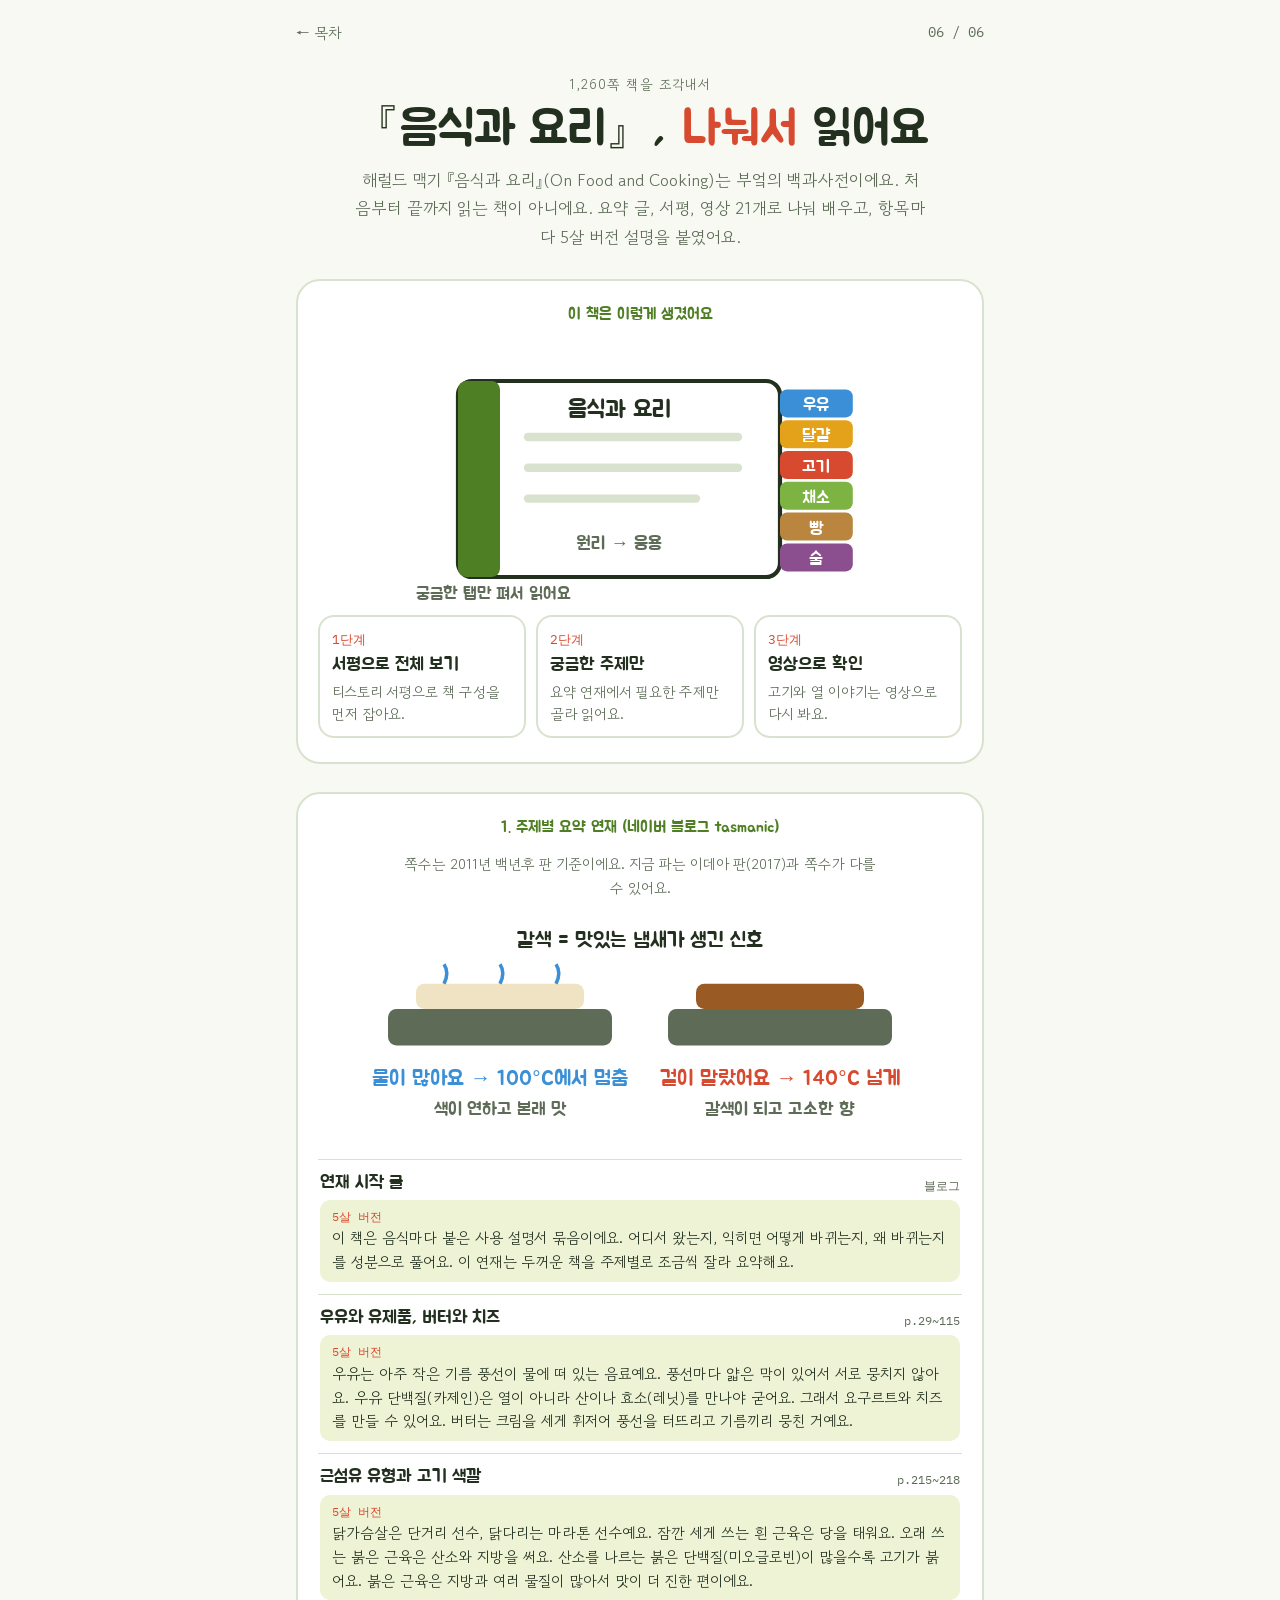
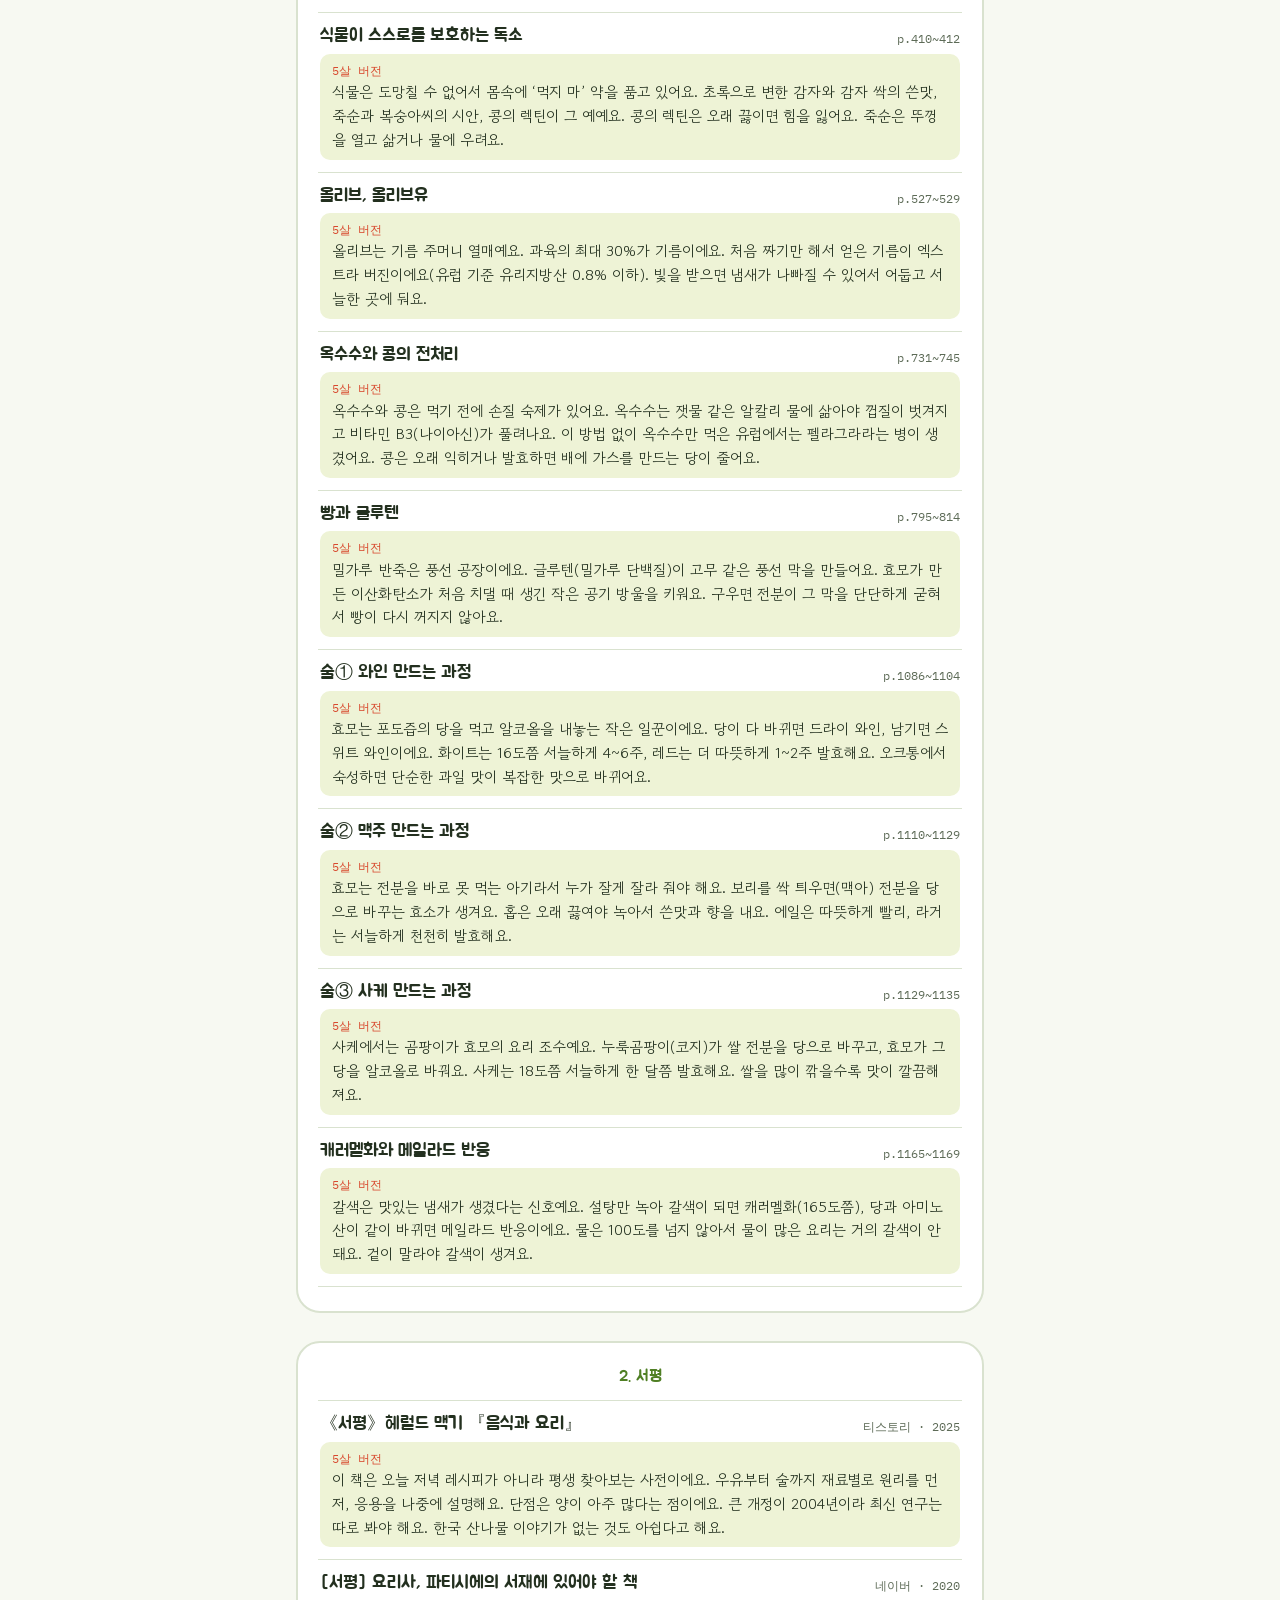
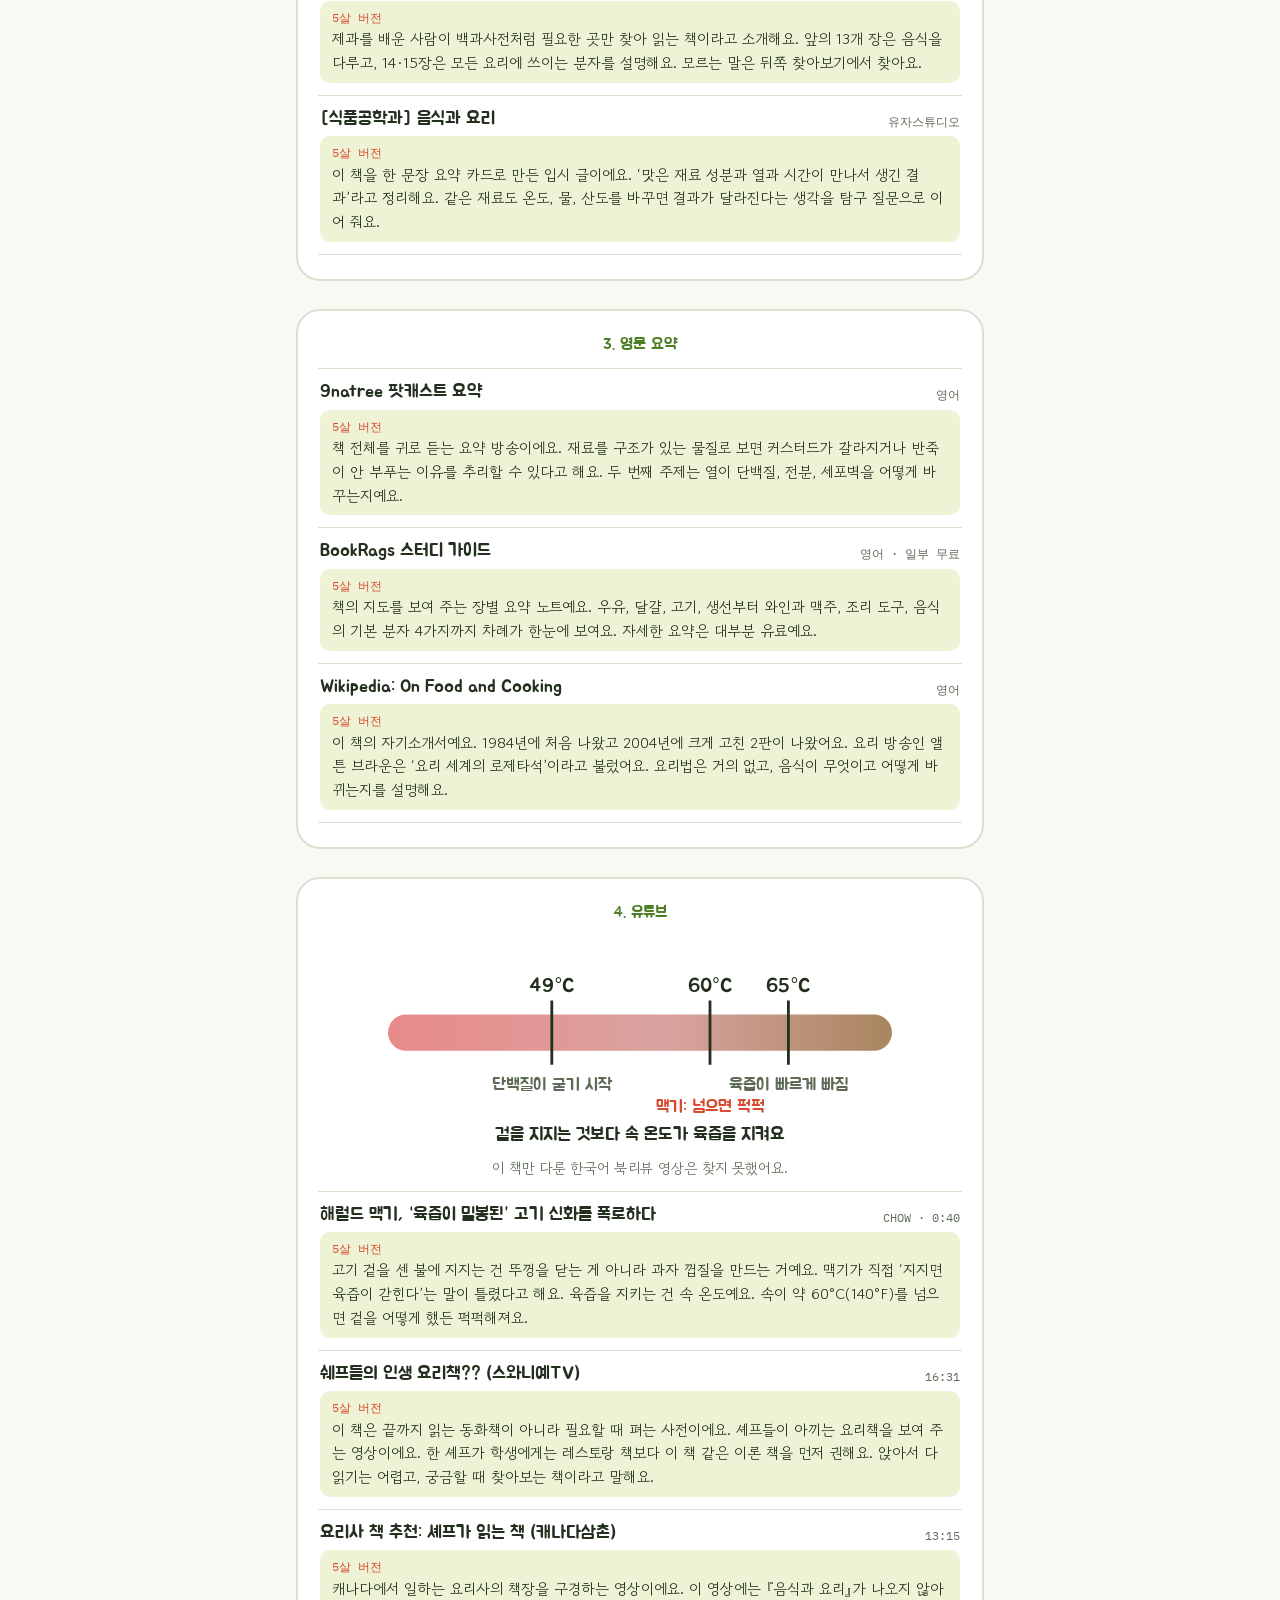
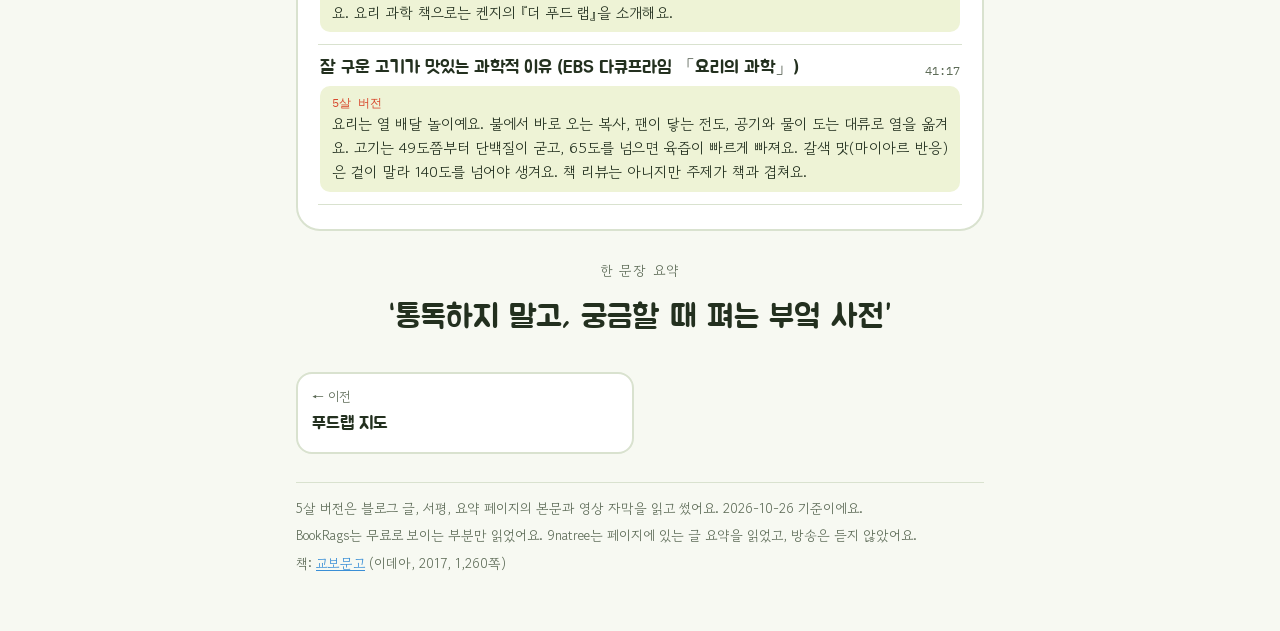
<file: mcgee.html>
<!doctype html>
<html lang="ko">
<head>
<meta charset="utf-8">
<meta name="viewport" content="width=device-width, initial-scale=1, viewport-fit=cover">
<title>음식과 요리 나눠 읽기</title>
<meta name="description" content="해럴드 맥기 『음식과 요리』를 통독하지 않고 배우는 요약 연재, 서평, 영상 21개. 항목마다 5살 버전 설명을 붙였어요.">
<link rel="stylesheet" href="https://fonts.googleapis.com/css2?family=Jua&family=Gowun+Dodum&family=IBM+Plex+Mono:wght@400;500&display=swap">
<link rel="stylesheet" href="assets/site.css">
<style>
.intro { text-align: center; color: var(--soft); max-width: 34em; margin: 0 auto; }
.path { display: grid; grid-template-columns: repeat(3, minmax(0, 1fr)); gap: 10px; width: 100%; text-align: left; }
.path div { border: 2px solid var(--line); border-radius: 16px; padding: 12px; display: flex; flex-direction: column; gap: 4px; min-width: 0; }
.path .n { font-family: var(--mono); font-size: .8rem; color: var(--chili); }
.path b { font-family: var(--display); font-weight: 400; font-size: 1.1rem; line-height: 1.3; }
.path span:last-child { color: var(--soft); font-size: .9rem; line-height: 1.5; }
@media (max-width: 560px) { .path { grid-template-columns: 1fr; } }
.reads { list-style: none; margin: 0; padding: 0; width: 100%; text-align: left; border-top: 1px solid var(--line); }
.reads li { border-bottom: 1px solid var(--line); }
.reads a { display: grid; grid-template-columns: minmax(0, 1fr) auto; gap: 4px 12px; padding: 12px 2px; text-decoration: none; color: var(--ink); }
.reads a:hover .name, .reads a:focus-visible .name { color: var(--chili); }
.reads .name { font-family: var(--display); font-size: 1.1rem; line-height: 1.35; }
.reads .tag { font-family: var(--mono); font-size: .75rem; color: var(--soft); align-self: start; white-space: nowrap; padding-top: 4px; }
.reads .eli { grid-column: 1 / -1; font-size: .93rem; line-height: 1.6; background: var(--stem); border-radius: 10px; padding: 8px 12px; }
.reads .eli::before { content: "5살 버전"; display: block; font-family: var(--mono); font-size: .72rem; color: var(--chili); }
.note { color: var(--soft); font-size: .9rem; max-width: 34em; }
footer.notes { font-size: .85rem; color: var(--soft); display: flex; flex-direction: column; gap: 4px; border-top: 1px solid var(--line); padding-top: 14px; }
</style>
</head>
<body>
<div class="wrap">
  <nav class="topnav"><a href="./">← 목차</a><span class="no">06 / 06</span></nav>

  <header class="hero">
    <span class="eyebrow">1,260쪽 책을 조각내서</span>
    <h1>『음식과 요리』, <em>나눠서</em> 읽어요</h1>
    <p class="intro">해럴드 맥기 『음식과 요리』(On Food and Cooking)는 부엌의 백과사전이에요. 처음부터 끝까지 읽는 책이 아니에요. 요약 글, 서평, 영상 21개로 나눠 배우고, 항목마다 5살 버전 설명을 붙였어요.</p>
  </header>

  <section class="page">
    <span class="step">이 책은 이렇게 생겼어요</span>
    <svg viewBox="0 0 400 190" role="img" aria-label="재료별 색인 탭이 달린 두꺼운 백과사전. 탭은 우유, 달걀, 고기, 채소, 빵, 술">
      <title>부엌 백과사전</title>
      <rect x="70" y="30" width="230" height="140" rx="10" fill="var(--paper)" stroke="var(--ink)" stroke-width="3"/>
      <rect x="70" y="30" width="30" height="140" rx="6" fill="var(--leaf-dark)"/>
      <path d="M120 70 H270 M120 92 H270 M120 114 H240" stroke="var(--line)" stroke-width="6" stroke-linecap="round"/>
      <text x="185" y="56" text-anchor="middle" font-size="17" fill="var(--ink)">음식과 요리</text>
      <text x="185" y="150" text-anchor="middle" font-size="13" fill="var(--soft)">원리 → 응용</text>
      <rect x="300" y="36" width="52" height="20" rx="5" fill="var(--water)"/><text x="326" y="51" text-anchor="middle" font-size="12" fill="var(--paper)">우유</text>
      <rect x="300" y="58" width="52" height="20" rx="5" fill="#e3a21a"/><text x="326" y="73" text-anchor="middle" font-size="12" fill="var(--paper)">달걀</text>
      <rect x="300" y="80" width="52" height="20" rx="5" fill="var(--chili)"/><text x="326" y="95" text-anchor="middle" font-size="12" fill="var(--paper)">고기</text>
      <rect x="300" y="102" width="52" height="20" rx="5" fill="var(--leaf)"/><text x="326" y="117" text-anchor="middle" font-size="12" fill="var(--paper)">채소</text>
      <rect x="300" y="124" width="52" height="20" rx="5" fill="#b9853f"/><text x="326" y="139" text-anchor="middle" font-size="12" fill="var(--paper)">빵</text>
      <rect x="300" y="146" width="52" height="20" rx="5" fill="#8b4f8f"/><text x="326" y="161" text-anchor="middle" font-size="12" fill="var(--paper)">술</text>
      <text x="40" y="186" font-size="12" fill="var(--soft)">궁금한 탭만 펴서 읽어요</text>
    </svg>
    <div class="path">
      <div><span class="n">1단계</span><b>서평으로 전체 보기</b><span>티스토리 서평으로 책 구성을 먼저 잡아요.</span></div>
      <div><span class="n">2단계</span><b>궁금한 주제만</b><span>요약 연재에서 필요한 주제만 골라 읽어요.</span></div>
      <div><span class="n">3단계</span><b>영상으로 확인</b><span>고기와 열 이야기는 영상으로 다시 봐요.</span></div>
    </div>
  </section>

  <section class="page">
    <span class="step">1. 주제별 요약 연재 (네이버 블로그 tasmanic)</span>
    <p class="note">쪽수는 2011년 백년후 판 기준이에요. 지금 파는 이데아 판(2017)과 쪽수가 다를 수 있어요.</p>
    <svg viewBox="0 0 400 170" role="img" aria-label="물이 많은 팬은 100도에서 멈춰 색이 연하고, 마른 팬은 140도를 넘어 갈색이 되는 비교">
      <title>물은 100도에서 멈추고, 마르면 갈색이 돼요</title>
      <rect x="20" y="70" width="160" height="26" rx="6" fill="var(--soft)"/>
      <rect x="40" y="52" width="120" height="18" rx="6" fill="#efe3c4"/>
      <path d="M60 52 q4 -8 0 -14 M100 52 q4 -8 0 -14 M140 52 q4 -8 0 -14" stroke="var(--water)" stroke-width="2.5" fill="none"/>
      <text x="100" y="124" text-anchor="middle" font-size="15" fill="var(--water)">물이 많아요 → 100°C에서 멈춤</text>
      <text x="100" y="146" text-anchor="middle" font-size="13" fill="var(--soft)">색이 연하고 본래 맛</text>
      <rect x="220" y="70" width="160" height="26" rx="6" fill="var(--soft)"/>
      <rect x="240" y="52" width="120" height="18" rx="6" fill="#9a5a24"/>
      <text x="300" y="124" text-anchor="middle" font-size="15" fill="var(--chili)">겉이 말랐어요 → 140°C 넘게</text>
      <text x="300" y="146" text-anchor="middle" font-size="13" fill="var(--soft)">갈색이 되고 고소한 향</text>
      <text x="200" y="26" text-anchor="middle" font-size="15" fill="var(--ink)">갈색 = 맛있는 냄새가 생긴 신호</text>
    </svg>
    <ul class="reads">
      <li><a href="https://m.blog.naver.com/tasmanic/220300802665" target="_blank" rel="noopener"><span class="name">연재 시작 글</span><span class="tag">블로그</span><span class="eli">이 책은 음식마다 붙은 사용 설명서 묶음이에요. 어디서 왔는지, 익히면 어떻게 바뀌는지, 왜 바뀌는지를 성분으로 풀어요. 이 연재는 두꺼운 책을 주제별로 조금씩 잘라 요약해요.</span></a></li>
      <li><a href="https://m.blog.naver.com/tasmanic/221370365806" target="_blank" rel="noopener"><span class="name">우유와 유제품, 버터와 치즈</span><span class="tag">p.29~115</span><span class="eli">우유는 아주 작은 기름 풍선이 물에 떠 있는 음료예요. 풍선마다 얇은 막이 있어서 서로 뭉치지 않아요. 우유 단백질(카제인)은 열이 아니라 산이나 효소(레닛)를 만나야 굳어요. 그래서 요구르트와 치즈를 만들 수 있어요. 버터는 크림을 세게 휘저어 풍선을 터뜨리고 기름끼리 뭉친 거예요.</span></a></li>
      <li><a href="https://m.blog.naver.com/tasmanic/220300888807" target="_blank" rel="noopener"><span class="name">근섬유 유형과 고기 색깔</span><span class="tag">p.215~218</span><span class="eli">닭가슴살은 단거리 선수, 닭다리는 마라톤 선수예요. 잠깐 세게 쓰는 흰 근육은 당을 태워요. 오래 쓰는 붉은 근육은 산소와 지방을 써요. 산소를 나르는 붉은 단백질(미오글로빈)이 많을수록 고기가 붉어요. 붉은 근육은 지방과 여러 물질이 많아서 맛이 더 진한 편이에요.</span></a></li>
      <li><a href="https://m.blog.naver.com/tasmanic/220361472345" target="_blank" rel="noopener"><span class="name">식물이 스스로를 보호하는 독소</span><span class="tag">p.410~412</span><span class="eli">식물은 도망칠 수 없어서 몸속에 ‘먹지 마’ 약을 품고 있어요. 초록으로 변한 감자와 감자 싹의 쓴맛, 죽순과 복숭아씨의 시안, 콩의 렉틴이 그 예예요. 콩의 렉틴은 오래 끓이면 힘을 잃어요. 죽순은 뚜껑을 열고 삶거나 물에 우려요.</span></a></li>
      <li><a href="https://m.blog.naver.com/tasmanic/220300834629" target="_blank" rel="noopener"><span class="name">올리브, 올리브유</span><span class="tag">p.527~529</span><span class="eli">올리브는 기름 주머니 열매예요. 과육의 최대 30%가 기름이에요. 처음 짜기만 해서 얻은 기름이 엑스트라 버진이에요(유럽 기준 유리지방산 0.8% 이하). 빛을 받으면 냄새가 나빠질 수 있어서 어둡고 서늘한 곳에 둬요.</span></a></li>
      <li><a href="https://m.blog.naver.com/tasmanic/220361458249" target="_blank" rel="noopener"><span class="name">옥수수와 콩의 전처리</span><span class="tag">p.731~745</span><span class="eli">옥수수와 콩은 먹기 전에 손질 숙제가 있어요. 옥수수는 잿물 같은 알칼리 물에 삶아야 껍질이 벗겨지고 비타민 B3(나이아신)가 풀려나요. 이 방법 없이 옥수수만 먹은 유럽에서는 펠라그라라는 병이 생겼어요. 콩은 오래 익히거나 발효하면 배에 가스를 만드는 당이 줄어요.</span></a></li>
      <li><a href="https://m.blog.naver.com/tasmanic/220362506243" target="_blank" rel="noopener"><span class="name">빵과 글루텐</span><span class="tag">p.795~814</span><span class="eli">밀가루 반죽은 풍선 공장이에요. 글루텐(밀가루 단백질)이 고무 같은 풍선 막을 만들어요. 효모가 만든 이산화탄소가 처음 치댈 때 생긴 작은 공기 방울을 키워요. 구우면 전분이 그 막을 단단하게 굳혀서 빵이 다시 꺼지지 않아요.</span></a></li>
      <li><a href="https://m.blog.naver.com/tasmanic/220493974758" target="_blank" rel="noopener"><span class="name">술① 와인 만드는 과정</span><span class="tag">p.1086~1104</span><span class="eli">효모는 포도즙의 당을 먹고 알코올을 내놓는 작은 일꾼이에요. 당이 다 바뀌면 드라이 와인, 남기면 스위트 와인이에요. 화이트는 16도쯤 서늘하게 4~6주, 레드는 더 따뜻하게 1~2주 발효해요. 오크통에서 숙성하면 단순한 과일 맛이 복잡한 맛으로 바뀌어요.</span></a></li>
      <li><a href="https://m.blog.naver.com/tasmanic/220498174762" target="_blank" rel="noopener"><span class="name">술② 맥주 만드는 과정</span><span class="tag">p.1110~1129</span><span class="eli">효모는 전분을 바로 못 먹는 아기라서 누가 잘게 잘라 줘야 해요. 보리를 싹 틔우면(맥아) 전분을 당으로 바꾸는 효소가 생겨요. 홉은 오래 끓여야 녹아서 쓴맛과 향을 내요. 에일은 따뜻하게 빨리, 라거는 서늘하게 천천히 발효해요.</span></a></li>
      <li><a href="https://m.blog.naver.com/tasmanic/220498211454" target="_blank" rel="noopener"><span class="name">술③ 사케 만드는 과정</span><span class="tag">p.1129~1135</span><span class="eli">사케에서는 곰팡이가 효모의 요리 조수예요. 누룩곰팡이(코지)가 쌀 전분을 당으로 바꾸고, 효모가 그 당을 알코올로 바꿔요. 사케는 18도쯤 서늘하게 한 달쯤 발효해요. 쌀을 많이 깎을수록 맛이 깔끔해져요.</span></a></li>
      <li><a href="https://m.blog.naver.com/tasmanic/220388977235" target="_blank" rel="noopener"><span class="name">캐러멜화와 메일라드 반응</span><span class="tag">p.1165~1169</span><span class="eli">갈색은 맛있는 냄새가 생겼다는 신호예요. 설탕만 녹아 갈색이 되면 캐러멜화(165도쯤), 당과 아미노산이 같이 바뀌면 메일라드 반응이에요. 물은 100도를 넘지 않아서 물이 많은 요리는 거의 갈색이 안 돼요. 겉이 말라야 갈색이 생겨요.</span></a></li>
    </ul>
  </section>

  <section class="page">
    <span class="step">2. 서평</span>
    <ul class="reads">
      <li><a href="https://osaekri.tistory.com/320" target="_blank" rel="noopener"><span class="name">《서평》헤럴드 맥기 『음식과 요리』</span><span class="tag">티스토리 · 2025</span><span class="eli">이 책은 오늘 저녁 레시피가 아니라 평생 찾아보는 사전이에요. 우유부터 술까지 재료별로 원리를 먼저, 응용을 나중에 설명해요. 단점은 양이 아주 많다는 점이에요. 큰 개정이 2004년이라 최신 연구는 따로 봐야 해요. 한국 산나물 이야기가 없는 것도 아쉽다고 해요.</span></a></li>
      <li><a href="https://m.blog.naver.com/kenxi01/221885470315" target="_blank" rel="noopener"><span class="name">[서평] 요리사, 파티시에의 서재에 있어야 할 책</span><span class="tag">네이버 · 2020</span><span class="eli">제과를 배운 사람이 백과사전처럼 필요한 곳만 찾아 읽는 책이라고 소개해요. 앞의 13개 장은 음식을 다루고, 14·15장은 모든 요리에 쓰이는 분자를 설명해요. 모르는 말은 뒤쪽 찾아보기에서 찾아요.</span></a></li>
      <li><a href="https://yujastudio.com/book-recommendations/?bmode=view&amp;idx=169448826" target="_blank" rel="noopener"><span class="name">[식품공학과] 음식과 요리</span><span class="tag">유자스튜디오</span><span class="eli">이 책을 한 문장 요약 카드로 만든 입시 글이에요. ‘맛은 재료 성분과 열과 시간이 만나서 생긴 결과’라고 정리해요. 같은 재료도 온도, 물, 산도를 바꾸면 결과가 달라진다는 생각을 탐구 질문으로 이어 줘요.</span></a></li>
    </ul>
  </section>

  <section class="page">
    <span class="step">3. 영문 요약</span>
    <ul class="reads">
      <li><a href="https://9natree.castos.com/episodes/review-on-food-and-cooking-the-science-and-lore-of-the-kitchen-harold-mcgee-summarized" target="_blank" rel="noopener"><span class="name">9natree 팟캐스트 요약</span><span class="tag">영어</span><span class="eli">책 전체를 귀로 듣는 요약 방송이에요. 재료를 구조가 있는 물질로 보면 커스터드가 갈라지거나 반죽이 안 부푸는 이유를 추리할 수 있다고 해요. 두 번째 주제는 열이 단백질, 전분, 세포벽을 어떻게 바꾸는지예요.</span></a></li>
      <li><a href="https://www.bookrags.com/studyguide-on-food-and-cooking/" target="_blank" rel="noopener"><span class="name">BookRags 스터디 가이드</span><span class="tag">영어 · 일부 무료</span><span class="eli">책의 지도를 보여 주는 장별 요약 노트예요. 우유, 달걀, 고기, 생선부터 와인과 맥주, 조리 도구, 음식의 기본 분자 4가지까지 차례가 한눈에 보여요. 자세한 요약은 대부분 유료예요.</span></a></li>
      <li><a href="https://en.wikipedia.org/wiki/On_Food_and_Cooking" target="_blank" rel="noopener"><span class="name">Wikipedia: On Food and Cooking</span><span class="tag">영어</span><span class="eli">이 책의 자기소개서예요. 1984년에 처음 나왔고 2004년에 크게 고친 2판이 나왔어요. 요리 방송인 앨튼 브라운은 ‘요리 세계의 로제타석’이라고 불렀어요. 요리법은 거의 없고, 음식이 무엇이고 어떻게 바뀌는지를 설명해요.</span></a></li>
    </ul>
  </section>

  <section class="page">
    <span class="step">4. 유튜브</span>
    <svg viewBox="0 0 400 150" role="img" aria-label="고기 속 온도 막대. 49도 단백질이 굳기 시작, 60도 붉은색이 사라지고 맥기가 말한 육즙 한계, 65도 육즙이 빠르게 빠짐">
      <title>고기 속 온도와 육즙</title>
      <defs><linearGradient id="meat" x1="0" x2="1"><stop offset="0" stop-color="#e98a8a"/><stop offset=".55" stop-color="#d9a3a0"/><stop offset="1" stop-color="#a8865f"/></linearGradient></defs>
      <rect x="20" y="56" width="360" height="26" rx="13" fill="url(#meat)"/>
      <path d="M137 46 V92 M250 46 V92 M306 46 V92" stroke="var(--ink)" stroke-width="2"/>
      <text x="137" y="40" text-anchor="middle" font-size="14" fill="var(--ink)">49°C</text>
      <text x="250" y="40" text-anchor="middle" font-size="14" fill="var(--ink)">60°C</text>
      <text x="306" y="40" text-anchor="middle" font-size="14" fill="var(--ink)">65°C</text>
      <text x="137" y="110" text-anchor="middle" font-size="12" fill="var(--soft)">단백질이 굳기 시작</text>
      <text x="250" y="126" text-anchor="middle" font-size="12" fill="var(--chili)">맥기: 넘으면 퍽퍽</text>
      <text x="306" y="110" text-anchor="middle" font-size="12" fill="var(--soft)">육즙이 빠르게 빠짐</text>
      <text x="200" y="146" text-anchor="middle" font-size="13" fill="var(--ink)">겉을 지지는 것보다 속 온도가 육즙을 지켜요</text>
    </svg>
    <p class="note">이 책만 다룬 한국어 북리뷰 영상은 찾지 못했어요.</p>
    <ul class="reads">
      <li><a href="https://www.youtube.com/watch?v=GjfDW-kcX5E" target="_blank" rel="noopener"><span class="name">해럴드 맥기, “육즙이 밀봉된” 고기 신화를 폭로하다</span><span class="tag">CHOW · 0:40</span><span class="eli">고기 겉을 센 불에 지지는 건 뚜껑을 닫는 게 아니라 과자 껍질을 만드는 거예요. 맥기가 직접 ‘지지면 육즙이 갇힌다’는 말이 틀렸다고 해요. 육즙을 지키는 건 속 온도예요. 속이 약 60°C(140°F)를 넘으면 겉을 어떻게 했든 퍽퍽해져요.</span></a></li>
      <li><a href="https://www.youtube.com/watch?v=I1ytV6btAZE" target="_blank" rel="noopener"><span class="name">쉐프들의 인생 요리책?? (스와니예TV)</span><span class="tag">16:31</span><span class="eli">이 책은 끝까지 읽는 동화책이 아니라 필요할 때 펴는 사전이에요. 셰프들이 아끼는 요리책을 보여 주는 영상이에요. 한 셰프가 학생에게는 레스토랑 책보다 이 책 같은 이론 책을 먼저 권해요. 앉아서 다 읽기는 어렵고, 궁금할 때 찾아보는 책이라고 말해요.</span></a></li>
      <li><a href="https://www.youtube.com/watch?v=fNdqvaibeWU" target="_blank" rel="noopener"><span class="name">요리사 책 추천: 셰프가 읽는 책 (캐나다삼촌)</span><span class="tag">13:15</span><span class="eli">캐나다에서 일하는 요리사의 책장을 구경하는 영상이에요. 이 영상에는 『음식과 요리』가 나오지 않아요. 요리 과학 책으로는 켄지의 『더 푸드 랩』을 소개해요.</span></a></li>
      <li><a href="https://www.youtube.com/watch?v=rNZrgK-MX_s" target="_blank" rel="noopener"><span class="name">잘 구운 고기가 맛있는 과학적 이유 (EBS 다큐프라임 「요리의 과학」)</span><span class="tag">41:17</span><span class="eli">요리는 열 배달 놀이예요. 불에서 바로 오는 복사, 팬이 닿는 전도, 공기와 물이 도는 대류로 열을 옮겨요. 고기는 49도쯤부터 단백질이 굳고, 65도를 넘으면 육즙이 빠르게 빠져요. 갈색 맛(마이아르 반응)은 겉이 말라 140도를 넘어야 생겨요. 책 리뷰는 아니지만 주제가 책과 겹쳐요.</span></a></li>
    </ul>
  </section>

  <section class="finale">
    <span class="eyebrow">한 문장 요약</span>
    <q>통독하지 말고, 궁금할 때 펴는 부엌 사전</q>
  </section>

  <nav class="pager" aria-label="앞뒤 페이지">
    <a href="foodlab-map.html"><small>← 이전</small><span>푸드랩 지도</span></a>
  </nav>

  <footer class="notes">
    <p>5살 버전은 블로그 글, 서평, 요약 페이지의 본문과 영상 자막을 읽고 썼어요. 2026-10-26 기준이에요.</p>
    <p>BookRags는 무료로 보이는 부분만 읽었어요. 9natree는 페이지에 있는 글 요약을 읽었고, 방송은 듣지 않았어요.</p>
    <p>책: <a href="https://product.kyobobook.co.kr/detail/S000001965618" target="_blank" rel="noopener">교보문고</a> (이데아, 2017, 1,260쪽)</p>
  </footer>
</div>
</body>
</html>
</file>
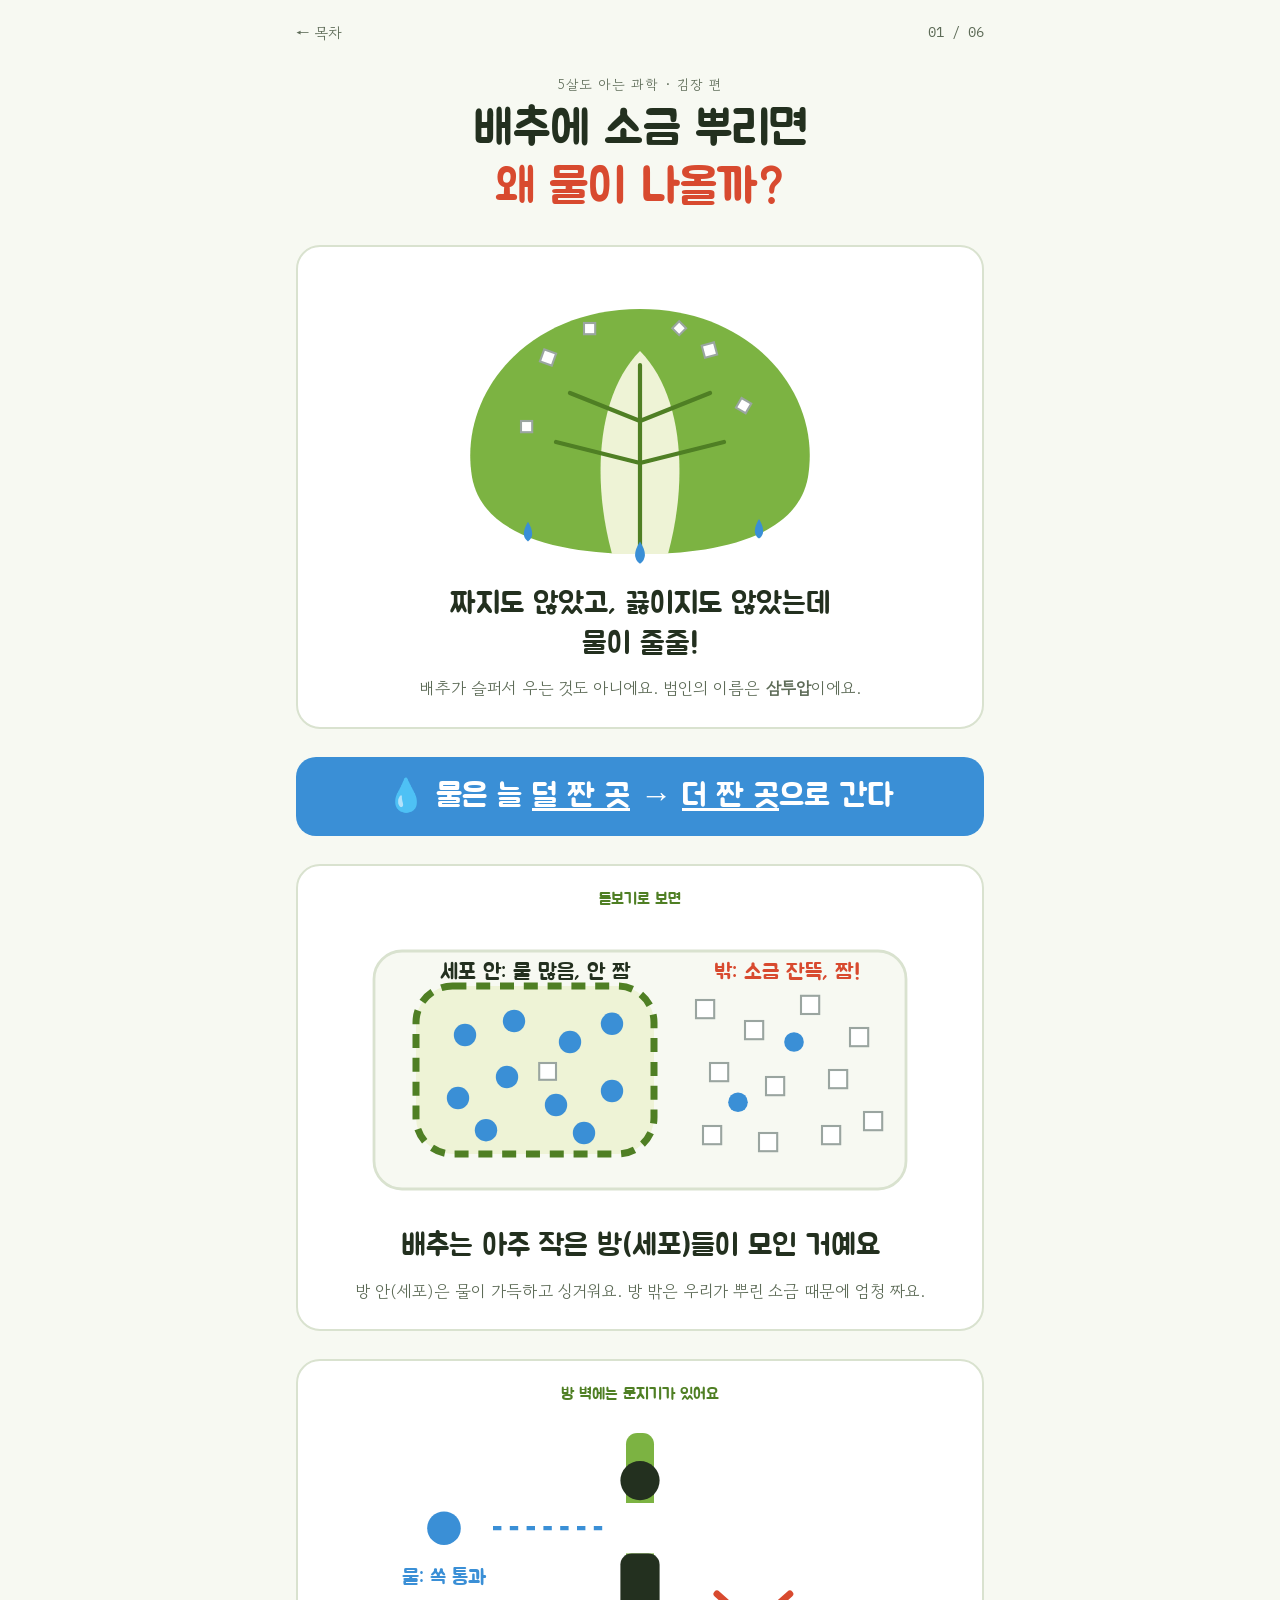
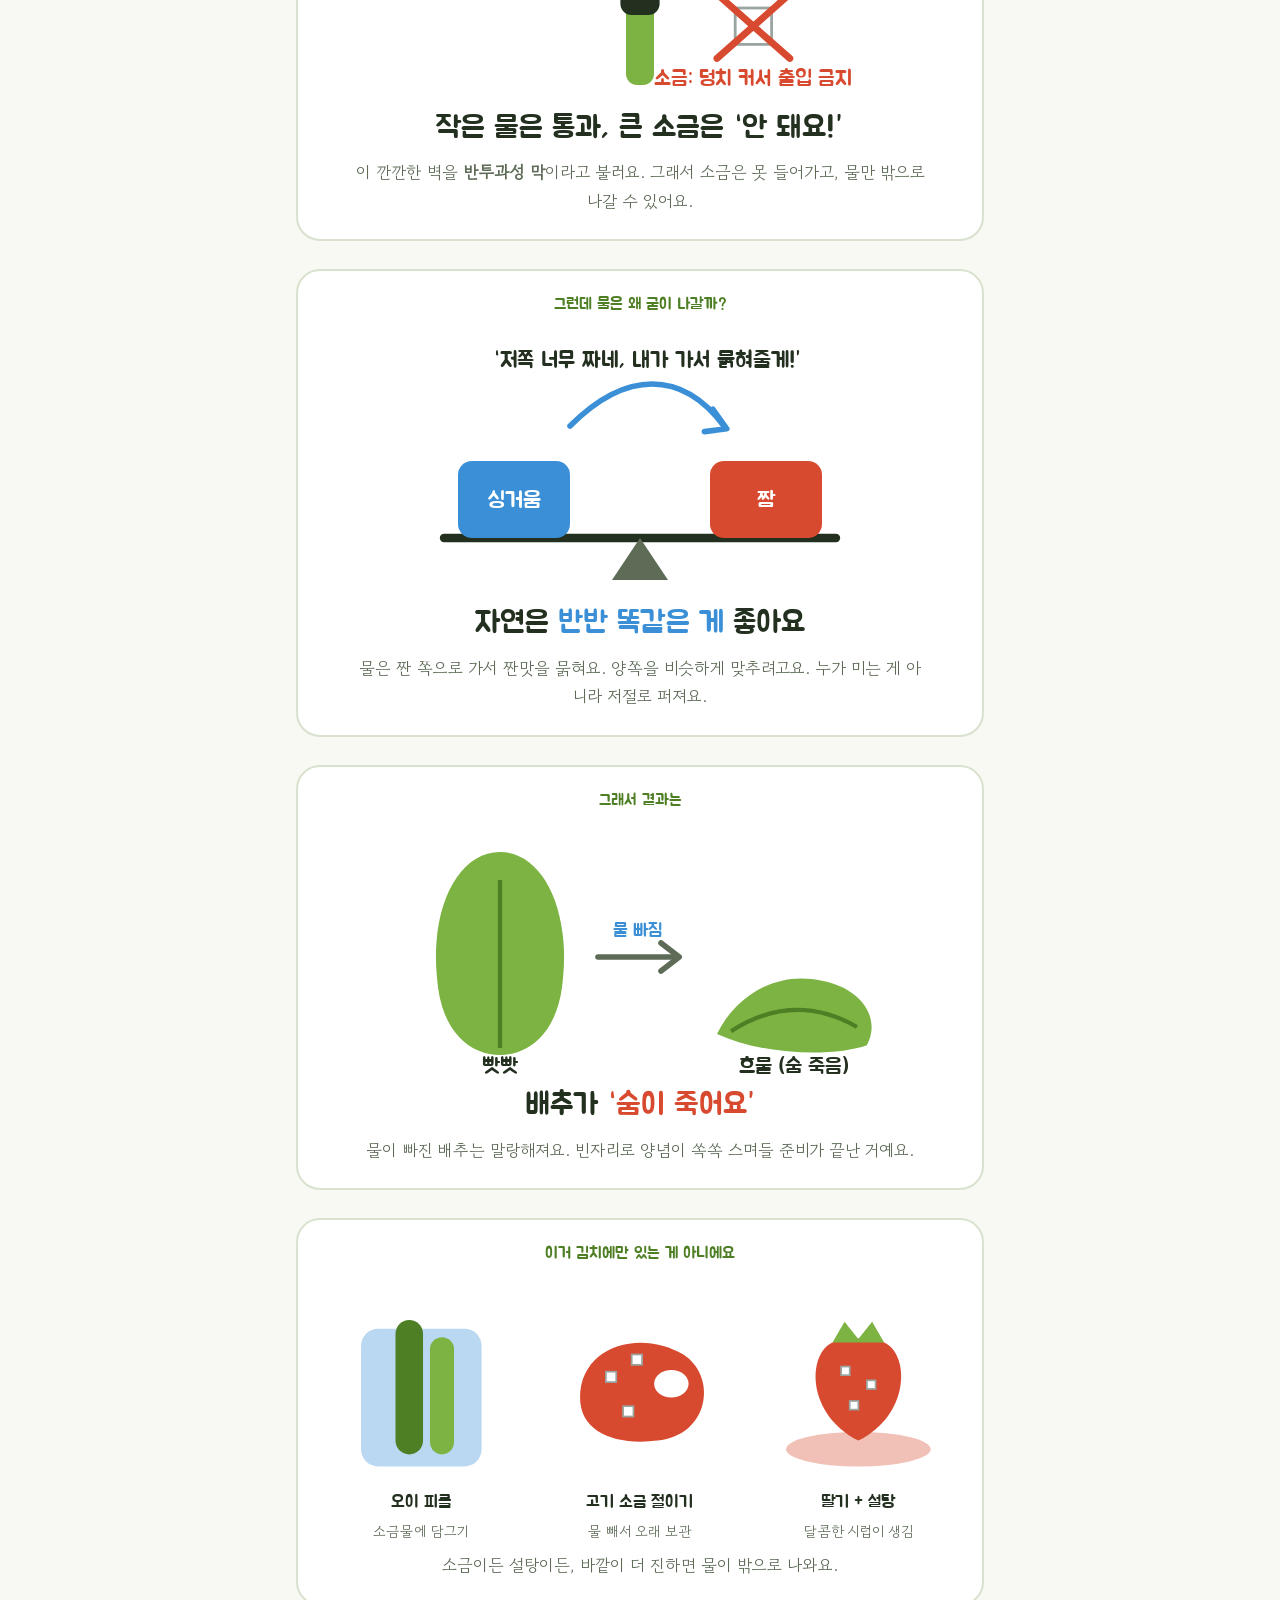
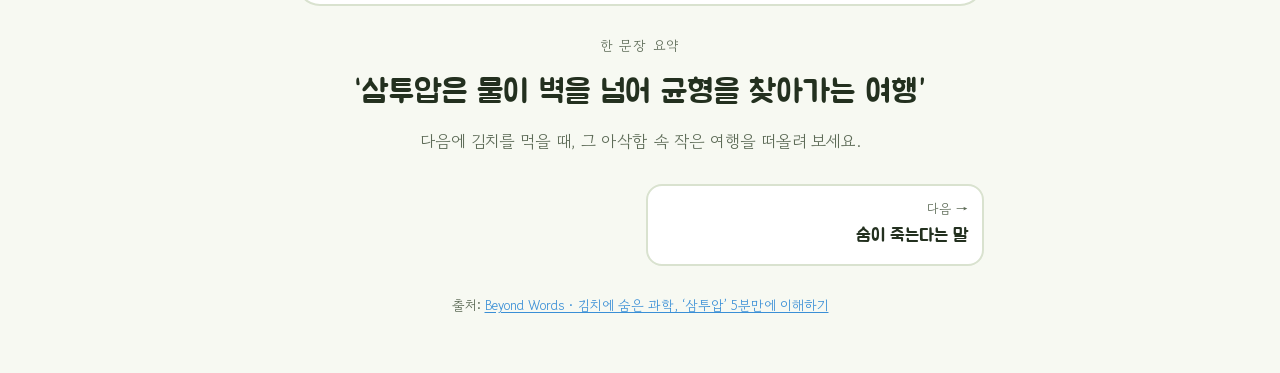
<file: osmosis.html>
<!doctype html>
<html lang="ko">
<head>
<meta charset="utf-8">
<meta name="viewport" content="width=device-width, initial-scale=1, viewport-fit=cover">
<title>김치 속 삼투압</title>
<meta name="description" content="배추에 소금을 뿌리면 물이 나오는 이유(삼투압)를 그림으로 쉽게 설명해요.">
<link rel="stylesheet" href="https://fonts.googleapis.com/css2?family=Jua&family=Gowun+Dodum&family=IBM+Plex+Mono:wght@400;500&display=swap">
<link rel="stylesheet" href="assets/site.css">
</head>
<body>
<div class="wrap">
  <nav class="topnav"><a href="./">← 목차</a><span class="no">01 / 06</span></nav>

  <header class="hero">
    <span class="eyebrow">5살도 아는 과학 · 김장 편</span>
    <h1>배추에 소금 뿌리면<br><em>왜 물이 나올까?</em></h1>
  </header>

  <!-- 1. 질문 -->
  <section class="page">
    <svg viewBox="0 0 400 220" role="img" aria-label="소금을 뿌린 배추 잎에서 물방울이 떨어진다">
      <path d="M200 30 C120 30 70 90 80 150 C88 195 150 205 200 205 C250 205 312 195 320 150 C330 90 280 30 200 30 Z" fill="var(--leaf)"/>
      <path d="M200 60 C170 90 165 150 180 205 L220 205 C235 150 230 90 200 60 Z" fill="var(--stem)"/>
      <path d="M200 70 L200 200 M200 110 L150 90 M200 140 L140 125 M200 110 L250 90 M200 140 L260 125" stroke="var(--leaf-dark)" stroke-width="3" fill="none" stroke-linecap="round"/>
      <g fill="var(--salt)" stroke="var(--salt-edge)" stroke-width="1.5">
        <rect x="130" y="60" width="9" height="9" transform="rotate(20 134 64)"/>
        <rect x="245" y="55" width="9" height="9" transform="rotate(-15 249 59)"/>
        <rect x="160" y="40" width="8" height="8"/>
        <rect x="270" y="95" width="8" height="8" transform="rotate(30 274 99)"/>
        <rect x="115" y="110" width="8" height="8"/>
        <rect x="225" y="40" width="7" height="7" transform="rotate(45 228 43)"/>
      </g>
      <g fill="var(--water)">
        <path class="drip" d="M120 182 q6 10 0 14 q-6 -4 0 -14 Z"/>
        <path class="drip d2" d="M200 196 q7 11 0 16 q-7 -5 0 -16 Z"/>
        <path class="drip d3" d="M285 180 q6 10 0 14 q-6 -4 0 -14 Z"/>
      </g>
    </svg>
    <h2>짜지도 않았고, 끓이지도 않았는데<br>물이 줄줄!</h2>
    <p>배추가 슬퍼서 우는 것도 아니에요. 범인의 이름은 <b>삼투압</b>이에요.</p>
  </section>

  <!-- 2. 규칙 -->
  <div class="big-rule">💧 물은 늘 <u>덜 짠 곳</u> → <u>더 짠 곳</u>으로 간다</div>

  <!-- 3. 확대 -->
  <section class="page">
    <span class="step">돋보기로 보면</span>
    <svg viewBox="0 0 400 210" role="img" aria-label="배추 세포 안은 물이 많고 덜 짜며, 밖은 소금이 많아 짜다">
      <rect x="10" y="20" width="380" height="170" rx="20" fill="var(--bg)" stroke="var(--line)" stroke-width="2"/>
      <rect x="40" y="45" width="170" height="120" rx="26" fill="var(--stem)" stroke="var(--leaf-dark)" stroke-width="5" stroke-dasharray="10 7"/>
      <g fill="var(--water)">
        <circle cx="75" cy="80" r="8"/><circle cx="110" cy="70" r="8"/><circle cx="150" cy="85" r="8"/><circle cx="180" cy="72" r="8"/>
        <circle cx="70" cy="125" r="8"/><circle cx="105" cy="110" r="8"/><circle cx="140" cy="130" r="8"/><circle cx="180" cy="120" r="8"/>
        <circle cx="90" cy="148" r="8"/><circle cx="160" cy="150" r="8"/>
      </g>
      <g fill="var(--salt)" stroke="var(--salt-edge)" stroke-width="1.5">
        <rect x="128" y="100" width="12" height="12"/>
      </g>
      <g fill="var(--salt)" stroke="var(--salt-edge)" stroke-width="1.5">
        <rect x="240" y="55" width="13" height="13"/><rect x="275" y="70" width="13" height="13"/><rect x="315" y="52" width="13" height="13"/><rect x="350" y="75" width="13" height="13"/>
        <rect x="250" y="100" width="13" height="13"/><rect x="290" y="110" width="13" height="13"/><rect x="335" y="105" width="13" height="13"/>
        <rect x="245" y="145" width="13" height="13"/><rect x="285" y="150" width="13" height="13"/><rect x="330" y="145" width="13" height="13"/><rect x="360" y="135" width="13" height="13"/>
      </g>
      <g fill="var(--water)"><circle cx="310" cy="85" r="7"/><circle cx="270" cy="128" r="7"/></g>
      <text x="125" y="40" text-anchor="middle" font-size="16" fill="var(--ink)">세포 안: 물 많음, 안 짬</text>
      <text x="305" y="40" text-anchor="middle" font-size="16" fill="var(--chili)">밖: 소금 잔뜩, 짬!</text>
    </svg>
    <h2>배추는 아주 작은 방(세포)들이 모인 거예요</h2>
    <p>방 안(세포)은 물이 가득하고 싱거워요. 방 밖은 우리가 뿌린 소금 때문에 엄청 짜요.</p>
  </section>

  <!-- 4. 문지기 -->
  <section class="page">
    <span class="step">방 벽에는 문지기가 있어요</span>
    <svg viewBox="0 0 400 200" role="img" aria-label="세포막 문지기가 물은 통과시키고 소금은 막는다">
      <rect x="190" y="10" width="20" height="180" rx="8" fill="var(--leaf)"/>
      <rect x="190" y="60" width="20" height="36" fill="var(--paper)"/>
      <circle cx="200" cy="44" r="14" fill="var(--ink)"/>
      <rect x="186" y="96" width="28" height="44" rx="8" fill="var(--ink)"/>
      <rect x="170" y="62" width="10" height="6" fill="var(--paper)"/><rect x="220" y="62" width="10" height="6" fill="var(--paper)"/>
      <g class="hop"><circle cx="60" cy="78" r="12" fill="var(--water)"/></g>
      <text x="60" y="118" text-anchor="middle" font-size="15" fill="var(--water)">물: 쏙 통과</text>
      <path d="M95 78 L175 78" stroke="var(--water)" stroke-width="3" stroke-dasharray="6 6" fill="none"/>
      <rect x="268" y="135" width="26" height="26" fill="var(--salt)" stroke="var(--salt-edge)" stroke-width="2"/>
      <path d="M255 125 L307 171 M307 125 L255 171" stroke="var(--chili)" stroke-width="5" stroke-linecap="round"/>
      <text x="281" y="190" text-anchor="middle" font-size="15" fill="var(--chili)">소금: 덩치 커서 출입 금지</text>
    </svg>
    <h2>작은 물은 통과, 큰 소금은 “안 돼요!”</h2>
    <p>이 깐깐한 벽을 <b>반투과성 막</b>이라고 불러요. 그래서 소금은 못 들어가고, 물만 밖으로 나갈 수 있어요.</p>
  </section>

  <!-- 5. 왜 -->
  <section class="page">
    <span class="step">그런데 물은 왜 굳이 나갈까?</span>
    <svg viewBox="0 0 400 190" role="img" aria-label="물이 짠 쪽으로 가서 양쪽 짠맛을 비슷하게 맞춘다">
      <path d="M60 150 L340 150" stroke="var(--ink)" stroke-width="6" stroke-linecap="round"/>
      <path d="M200 150 L180 180 L220 180 Z" fill="var(--soft)"/>
      <rect x="70" y="95" width="80" height="55" rx="10" fill="var(--water)"/>
      <text x="110" y="128" text-anchor="middle" font-size="16" fill="var(--paper)">싱거움</text>
      <rect x="250" y="95" width="80" height="55" rx="10" fill="var(--chili)"/>
      <text x="290" y="128" text-anchor="middle" font-size="16" fill="var(--paper)">짬</text>
      <path d="M150 70 C190 30 230 30 260 70" stroke="var(--water)" stroke-width="4" fill="none" stroke-linecap="round"/>
      <path d="M252 58 L262 72 L246 74" stroke="var(--water)" stroke-width="4" fill="none" stroke-linecap="round" stroke-linejoin="round"/>
      <text x="205" y="28" text-anchor="middle" font-size="16" fill="var(--ink)">“저쪽 너무 짜네, 내가 가서 묽혀줄게!”</text>
    </svg>
    <h2>자연은 <span style="color:var(--water)">반반 똑같은 게</span> 좋아요</h2>
    <p>물은 짠 쪽으로 가서 짠맛을 묽혀요. 양쪽을 비슷하게 맞추려고요. 누가 미는 게 아니라 저절로 퍼져요.</p>
  </section>

  <!-- 6. 결과 -->
  <section class="page">
    <span class="step">그래서 결과는</span>
    <svg viewBox="0 0 400 180" role="img" aria-label="빳빳한 배추가 숨이 죽어 부드러워진다">
      <g>
        <path d="M100 20 C70 20 50 60 55 110 C58 150 80 165 100 165 C120 165 142 150 145 110 C150 60 130 20 100 20 Z" fill="var(--leaf)"/>
        <path d="M100 40 L100 160" stroke="var(--leaf-dark)" stroke-width="3"/>
        <text x="100" y="178" text-anchor="middle" font-size="15" fill="var(--ink)">빳빳</text>
      </g>
      <path d="M170 95 L225 95" stroke="var(--soft)" stroke-width="4" stroke-linecap="round"/>
      <path d="M215 85 L228 95 L215 105" stroke="var(--soft)" stroke-width="4" fill="none" stroke-linecap="round" stroke-linejoin="round"/>
      <text x="198" y="80" text-anchor="middle" font-size="13" fill="var(--water)">물 빠짐</text>
      <g>
        <path d="M255 150 C270 120 300 105 330 112 C360 118 372 140 362 158 C340 166 290 166 255 150 Z" fill="var(--leaf)"/>
        <path d="M265 148 C290 132 320 125 355 145" stroke="var(--leaf-dark)" stroke-width="3" fill="none"/>
        <text x="310" y="178" text-anchor="middle" font-size="15" fill="var(--ink)">흐물 (숨 죽음)</text>
      </g>
    </svg>
    <h2>배추가 <span style="color:var(--chili)">“숨이 죽어요”</span></h2>
    <p>물이 빠진 배추는 말랑해져요. 빈자리로 양념이 쏙쏙 스며들 준비가 끝난 거예요.</p>
  </section>

  <!-- 7. 다른 데서도 -->
  <section class="page">
    <span class="step">이거 김치에만 있는 게 아니에요</span>
    <div class="grid3">
      <figure>
        <svg viewBox="0 0 120 120" role="img" aria-label="소금물에 담근 오이">
          <rect x="25" y="30" width="70" height="80" rx="10" fill="var(--water)" opacity=".35"/>
          <rect x="45" y="25" width="16" height="78" rx="8" fill="var(--leaf-dark)"/>
          <rect x="65" y="35" width="14" height="68" rx="7" fill="var(--leaf)"/>
        </svg>
        <figcaption>오이 피클</figcaption>
        <small>소금물에 담그기</small>
      </figure>
      <figure>
        <svg viewBox="0 0 120 120" role="img" aria-label="소금 뿌린 고기">
          <path d="M25 70 C25 40 60 30 85 45 C105 58 100 92 70 95 C45 98 25 90 25 70 Z" fill="var(--chili)"/>
          <ellipse cx="78" cy="62" rx="10" ry="8" fill="var(--paper)"/>
          <g fill="var(--salt)" stroke="var(--salt-edge)"><rect x="40" y="55" width="6" height="6"/><rect x="55" y="45" width="6" height="6"/><rect x="50" y="75" width="6" height="6"/></g>
        </svg>
        <figcaption>고기 소금 절이기</figcaption>
        <small>물 빼서 오래 보관</small>
      </figure>
      <figure>
        <svg viewBox="0 0 120 120" role="img" aria-label="설탕 뿌린 딸기에서 시럽이 생긴다">
          <ellipse cx="60" cy="100" rx="42" ry="10" fill="var(--chili)" opacity=".35"/>
          <path d="M60 95 C30 80 30 45 45 38 C52 35 68 35 75 38 C90 45 90 80 60 95 Z" fill="var(--chili)"/>
          <path d="M45 38 L52 26 L60 36 L68 26 L75 38 Z" fill="var(--leaf)"/>
          <g fill="var(--salt)" stroke="var(--salt-edge)"><rect x="50" y="52" width="5" height="5"/><rect x="65" y="60" width="5" height="5"/><rect x="55" y="72" width="5" height="5"/></g>
        </svg>
        <figcaption>딸기 + 설탕</figcaption>
        <small>달콤한 시럽이 생김</small>
      </figure>
    </div>
    <p>소금이든 설탕이든, 바깥이 더 진하면 물이 밖으로 나와요.</p>
  </section>

  <section class="finale">
    <span class="eyebrow">한 문장 요약</span>
    <q>삼투압은 물이 벽을 넘어 균형을 찾아가는 여행</q>
    <p style="margin:0 auto">다음에 김치를 먹을 때, 그 아삭함 속 작은 여행을 떠올려 보세요.</p>
  </section>

  <nav class="pager" aria-label="앞뒤 페이지">
    <a class="next" href="wilting.html"><small>다음 →</small><span>숨이 죽는다는 말</span></a>
  </nav>

  <footer class="site"><span>출처: <a href="https://youtu.be/hUfKdDW4Wpw" target="_blank" rel="noopener">Beyond Words · 김치에 숨은 과학, ‘삼투압’ 5분만에 이해하기</a></span></footer>
</div>
</body>
</html>
</file>
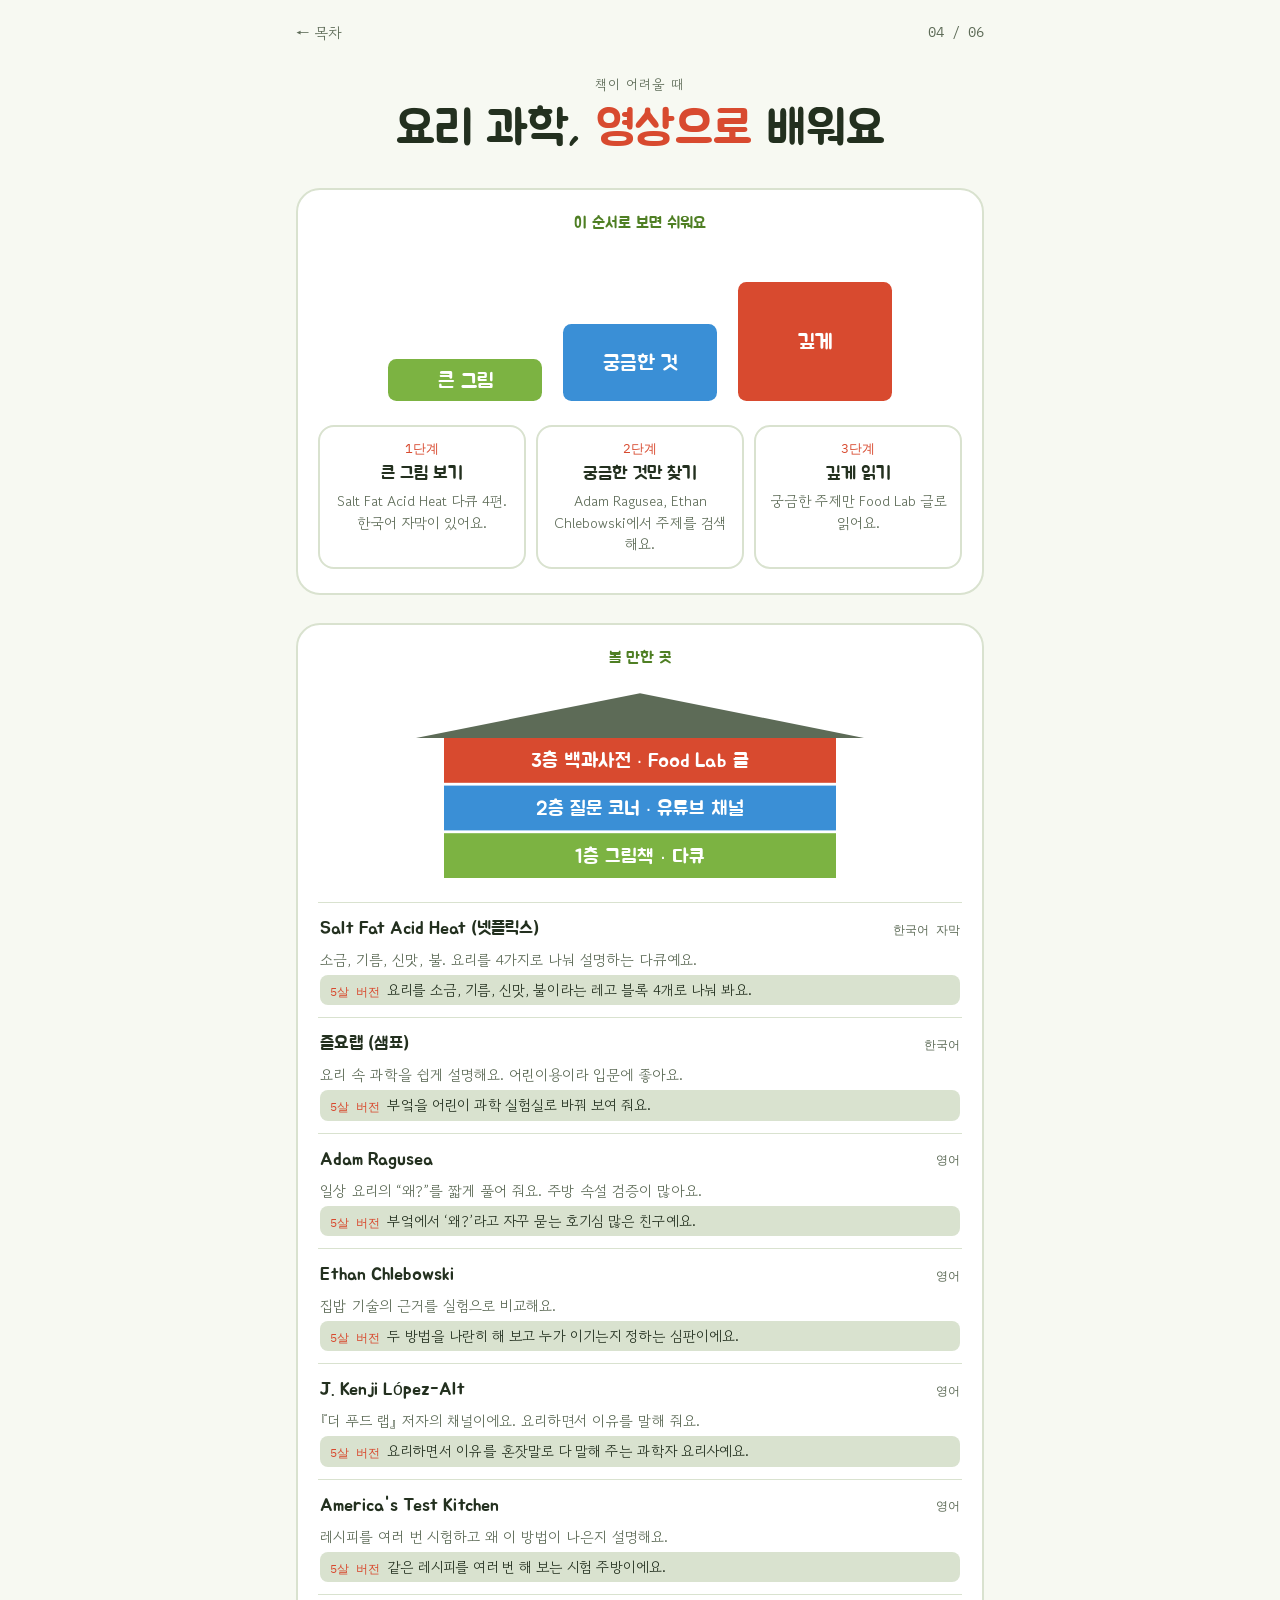
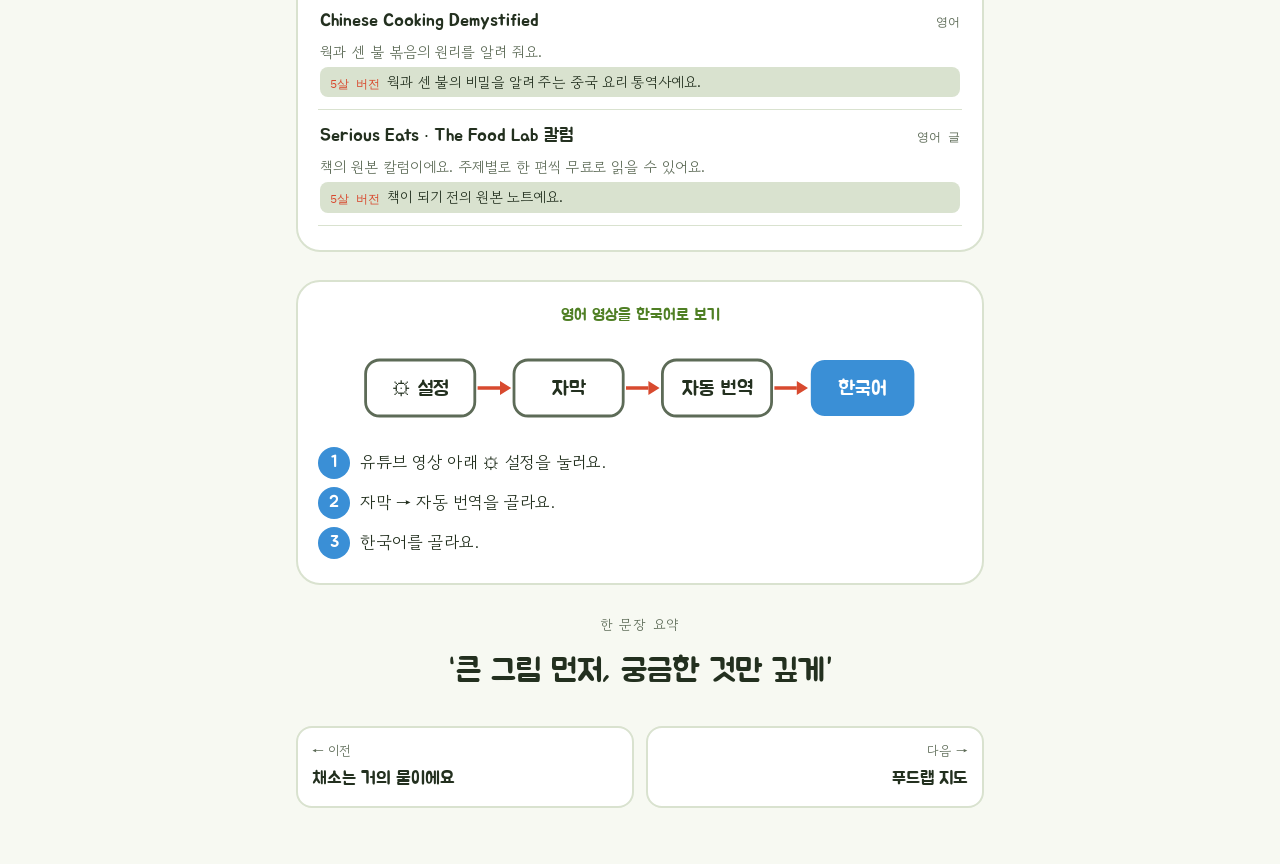
<file: study.html>
<!doctype html>
<html lang="ko">
<head>
<meta charset="utf-8">
<meta name="viewport" content="width=device-width, initial-scale=1, viewport-fit=cover">
<title>요리 과학 공부법</title>
<meta name="description" content="두꺼운 요리 과학책 대신 볼 수 있는 무료 영상과 글, 그리고 보는 순서를 정리했어요.">
<link rel="stylesheet" href="https://fonts.googleapis.com/css2?family=Jua&family=Gowun+Dodum&family=IBM+Plex+Mono:wght@400;500&display=swap">
<link rel="stylesheet" href="assets/site.css">
<style>
.path { display: grid; grid-template-columns: repeat(3, minmax(0, 1fr)); gap: 10px; width: 100%; }
.path div { border: 2px solid var(--line); border-radius: 16px; padding: 12px; display: flex; flex-direction: column; gap: 4px; min-width: 0; }
.path .n { font-family: var(--mono); font-size: .8rem; color: var(--chili); }
.path b { font-family: var(--display); font-weight: 400; font-size: 1.15rem; line-height: 1.3; }
.path span { color: var(--soft); font-size: .9rem; line-height: 1.5; }
@media (max-width: 560px) { .path { grid-template-columns: 1fr; } }
.channels { list-style: none; margin: 0; padding: 0; width: 100%; text-align: left; border-top: 1px solid var(--line); }
.channels li { border-bottom: 1px solid var(--line); }
.channels a { display: grid; grid-template-columns: minmax(0, 1fr) auto; gap: 4px 12px; padding: 12px 2px; text-decoration: none; color: var(--ink); }
.channels a:hover .name { color: var(--chili); }
.channels .name { font-family: var(--display); font-size: 1.1rem; }
.channels .lang { font-family: var(--mono); font-size: .75rem; color: var(--soft); align-self: center; white-space: nowrap; }
.channels .what { grid-column: 1 / -1; color: var(--soft); font-size: .92rem; line-height: 1.5; }
.channels .eli { grid-column: 1 / -1; font-size: .9rem; line-height: 1.55; color: var(--ink); background: var(--line); border-radius: 8px; padding: 4px 10px; }
.channels .eli::before { content: "5살 버전 "; font-family: var(--mono); font-size: .72rem; color: var(--chili); }
.howto { counter-reset: s; list-style: none; margin: 0; padding: 0; display: flex; flex-direction: column; gap: 8px; text-align: left; width: 100%; }
.howto li { counter-increment: s; display: grid; grid-template-columns: 32px minmax(0, 1fr); gap: 10px; align-items: center; }
.howto li::before { content: counter(s); font-family: var(--display); width: 32px; height: 32px; border-radius: 50%; background: var(--water); color: var(--paper); display: grid; place-items: center; }
</style>
</head>
<body>
<div class="wrap">
  <nav class="topnav"><a href="./">← 목차</a><span class="no">04 / 06</span></nav>

  <header class="hero">
    <span class="eyebrow">책이 어려울 때</span>
    <h1>요리 과학, <em>영상으로</em> 배워요</h1>
  </header>

  <section class="page">
    <span class="step">이 순서로 보면 쉬워요</span>
    <svg viewBox="0 0 400 120" role="img" aria-label="큰 그림 보기, 궁금한 것 찾아보기, 깊게 읽기 세 단계 계단">
      <title>공부 계단 3단계</title>
      <rect x="20" y="80" width="110" height="30" rx="6" fill="var(--leaf)"/>
      <rect x="145" y="55" width="110" height="55" rx="6" fill="var(--water)"/>
      <rect x="270" y="25" width="110" height="85" rx="6" fill="var(--chili)"/>
      <text x="75" y="101" text-anchor="middle" font-size="15" fill="var(--paper)">큰 그림</text>
      <text x="200" y="88" text-anchor="middle" font-size="15" fill="var(--paper)">궁금한 것</text>
      <text x="325" y="73" text-anchor="middle" font-size="15" fill="var(--paper)">깊게</text>
    </svg>
    <div class="path">
      <div><span class="n">1단계</span><b>큰 그림 보기</b><span>Salt Fat Acid Heat 다큐 4편. 한국어 자막이 있어요.</span></div>
      <div><span class="n">2단계</span><b>궁금한 것만 찾기</b><span>Adam Ragusea, Ethan Chlebowski에서 주제를 검색해요.</span></div>
      <div><span class="n">3단계</span><b>깊게 읽기</b><span>궁금한 주제만 Food Lab 글로 읽어요.</span></div>
    </div>
  </section>

  <section class="page">
    <span class="step">볼 만한 곳</span>
    <svg viewBox="0 0 400 150" role="img" aria-label="3층 도서관. 1층 그림책 다큐, 2층 질문 코너 유튜브, 3층 백과사전 Food Lab 글">
      <title>요리 과학 도서관 3층</title>
      <path d="M40 40 L200 8 L360 40Z" fill="var(--soft)"/>
      <rect x="60" y="40" width="280" height="32" fill="var(--chili)"/>
      <rect x="60" y="74" width="280" height="32" fill="var(--water)"/>
      <rect x="60" y="108" width="280" height="32" fill="var(--leaf)"/>
      <text x="200" y="61" text-anchor="middle" font-size="14" fill="var(--paper)">3층 백과사전 · Food Lab 글</text>
      <text x="200" y="95" text-anchor="middle" font-size="14" fill="var(--paper)">2층 질문 코너 · 유튜브 채널</text>
      <text x="200" y="129" text-anchor="middle" font-size="14" fill="var(--paper)">1층 그림책 · 다큐</text>
    </svg>
    <ul class="channels">
      <li><a href="https://www.netflix.com/search?q=Salt%20Fat%20Acid%20Heat" target="_blank" rel="noopener"><span class="name">Salt Fat Acid Heat (넷플릭스)</span><span class="lang">한국어 자막</span><span class="what">소금, 기름, 신맛, 불. 요리를 4가지로 나눠 설명하는 다큐예요.</span><span class="eli">요리를 소금, 기름, 신맛, 불이라는 레고 블록 4개로 나눠 봐요.</span></a></li>
      <li><a href="https://www.youtube.com/channel/UCRlgVt8b0dSooNqS7XQgfnQ" target="_blank" rel="noopener"><span class="name">즐요랩 (샘표)</span><span class="lang">한국어</span><span class="what">요리 속 과학을 쉽게 설명해요. 어린이용이라 입문에 좋아요.</span><span class="eli">부엌을 어린이 과학 실험실로 바꿔 보여 줘요.</span></a></li>
      <li><a href="https://www.youtube.com/@aragusea" target="_blank" rel="noopener"><span class="name">Adam Ragusea</span><span class="lang">영어</span><span class="what">일상 요리의 “왜?”를 짧게 풀어 줘요. 주방 속설 검증이 많아요.</span><span class="eli">부엌에서 ‘왜?’라고 자꾸 묻는 호기심 많은 친구예요.</span></a></li>
      <li><a href="https://www.youtube.com/@EthanChlebowski" target="_blank" rel="noopener"><span class="name">Ethan Chlebowski</span><span class="lang">영어</span><span class="what">집밥 기술의 근거를 실험으로 비교해요.</span><span class="eli">두 방법을 나란히 해 보고 누가 이기는지 정하는 심판이에요.</span></a></li>
      <li><a href="https://www.youtube.com/@JKenjiLopezAlt" target="_blank" rel="noopener"><span class="name">J. Kenji López-Alt</span><span class="lang">영어</span><span class="what">『더 푸드 랩』 저자의 채널이에요. 요리하면서 이유를 말해 줘요.</span><span class="eli">요리하면서 이유를 혼잣말로 다 말해 주는 과학자 요리사예요.</span></a></li>
      <li><a href="https://www.youtube.com/@americastestkitchen" target="_blank" rel="noopener"><span class="name">America's Test Kitchen</span><span class="lang">영어</span><span class="what">레시피를 여러 번 시험하고 왜 이 방법이 나은지 설명해요.</span><span class="eli">같은 레시피를 여러 번 해 보는 시험 주방이에요.</span></a></li>
      <li><a href="https://www.youtube.com/@ChineseCookingDemystified" target="_blank" rel="noopener"><span class="name">Chinese Cooking Demystified</span><span class="lang">영어</span><span class="what">웍과 센 불 볶음의 원리를 알려 줘요.</span><span class="eli">웍과 센 불의 비밀을 알려 주는 중국 요리 통역사예요.</span></a></li>
      <li><a href="https://www.seriouseats.com/the-food-lab-5118015" target="_blank" rel="noopener"><span class="name">Serious Eats · The Food Lab 칼럼</span><span class="lang">영어 글</span><span class="what">책의 원본 칼럼이에요. 주제별로 한 편씩 무료로 읽을 수 있어요.</span><span class="eli">책이 되기 전의 원본 노트예요.</span></a></li>
    </ul>
  </section>

  <section class="page">
    <span class="step">영어 영상을 한국어로 보기</span>
    <svg viewBox="0 0 400 70" role="img" aria-label="설정, 자막, 자동 번역, 한국어 순서로 누르는 흐름">
      <title>한국어 자막 켜는 순서</title>
      <rect x="4" y="15" width="78" height="40" rx="10" fill="var(--paper)" stroke="var(--soft)" stroke-width="2"/>
      <rect x="110" y="15" width="78" height="40" rx="10" fill="var(--paper)" stroke="var(--soft)" stroke-width="2"/>
      <rect x="216" y="15" width="78" height="40" rx="10" fill="var(--paper)" stroke="var(--soft)" stroke-width="2"/>
      <rect x="322" y="15" width="74" height="40" rx="10" fill="var(--water)"/>
      <text x="43" y="40" text-anchor="middle" font-size="14" fill="var(--ink)">⚙ 설정</text>
      <text x="149" y="40" text-anchor="middle" font-size="14" fill="var(--ink)">자막</text>
      <text x="255" y="40" text-anchor="middle" font-size="14" fill="var(--ink)">자동 번역</text>
      <text x="359" y="40" text-anchor="middle" font-size="14" fill="var(--paper)">한국어</text>
      <path d="M84 35 H100 M190 35 H206 M296 35 H312" stroke="var(--chili)" stroke-width="2.5"/>
      <path d="M100 30 L108 35 L100 40Z M206 30 L214 35 L206 40Z M312 30 L320 35 L312 40Z" fill="var(--chili)"/>
    </svg>
    <ol class="howto">
      <li>유튜브 영상 아래 ⚙ 설정을 눌러요.</li>
      <li>자막 → 자동 번역을 골라요.</li>
      <li>한국어를 골라요.</li>
    </ol>
  </section>

  <section class="finale">
    <span class="eyebrow">한 문장 요약</span>
    <q>큰 그림 먼저, 궁금한 것만 깊게</q>
  </section>

  <nav class="pager" aria-label="앞뒤 페이지">
    <a href="vegetable-water.html"><small>← 이전</small><span>채소는 거의 물이에요</span></a>
    <a class="next" href="foodlab-map.html"><small>다음 →</small><span>푸드랩 지도</span></a>
  </nav>
</div>
</body>
</html>
</file>
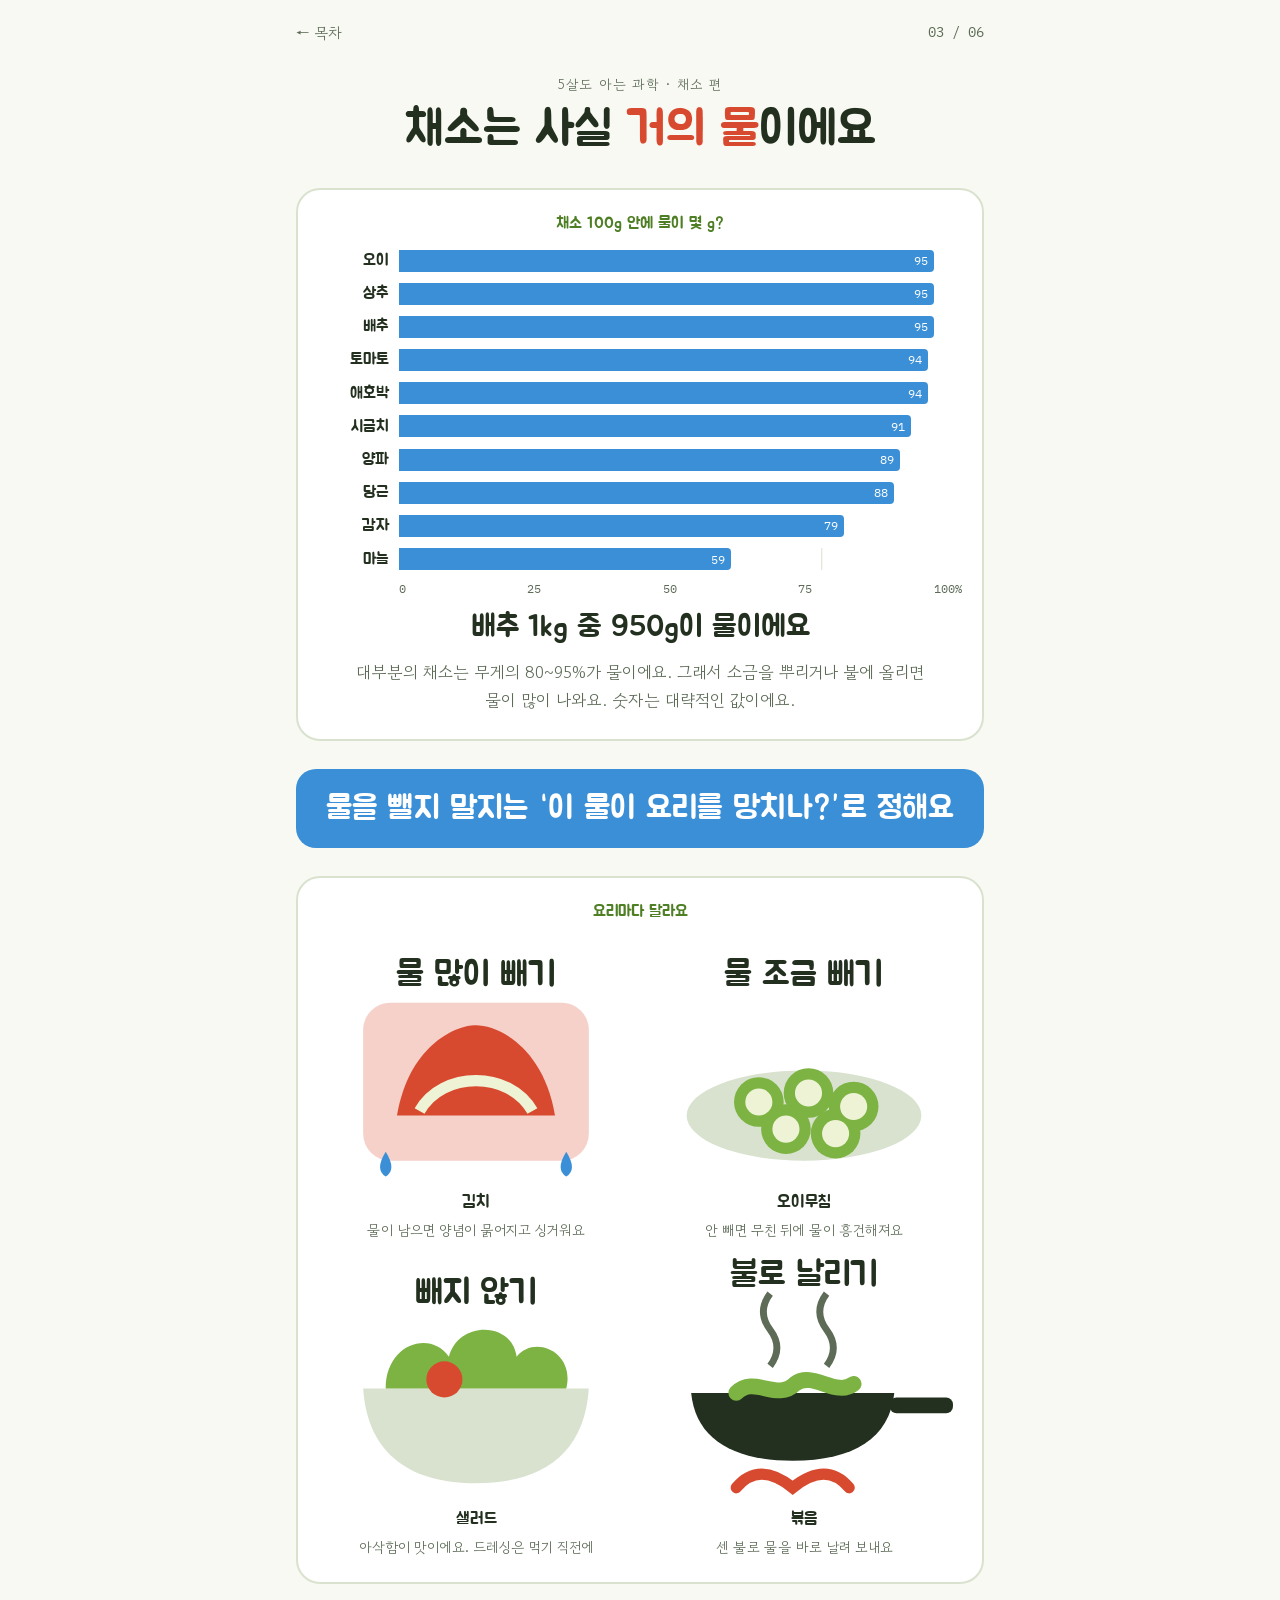
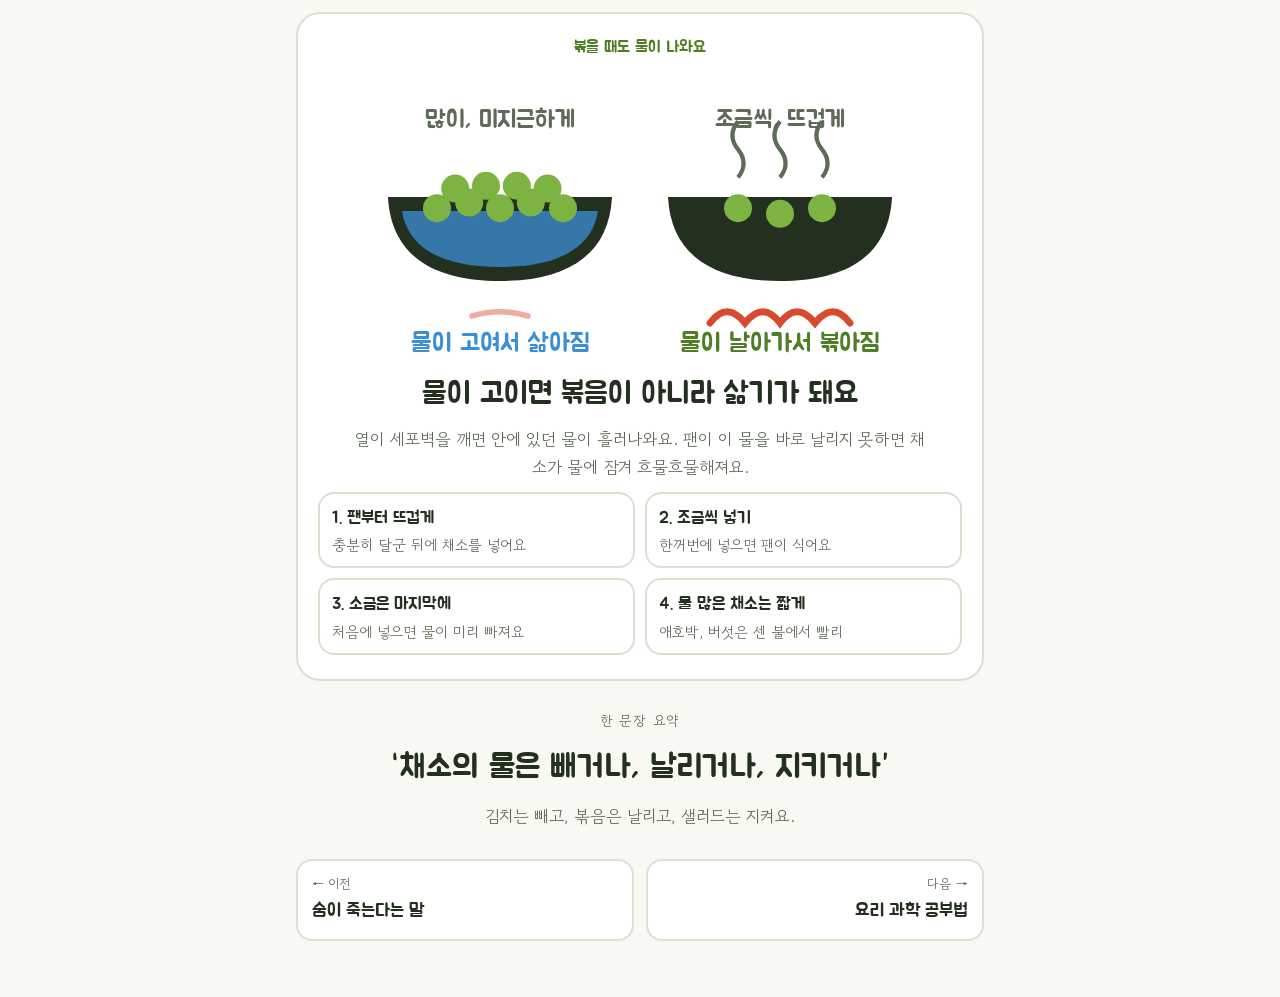
<file: vegetable-water.html>
<!doctype html>
<html lang="ko">
<head>
<meta charset="utf-8">
<meta name="viewport" content="width=device-width, initial-scale=1, viewport-fit=cover">
<title>채소는 거의 물</title>
<meta name="description" content="채소에 물이 얼마나 들어 있는지, 요리마다 물을 얼마나 빼는지, 볶음이 왜 물러지는지 그림으로 설명해요.">
<link rel="stylesheet" href="https://fonts.googleapis.com/css2?family=Jua&family=Gowun+Dodum&family=IBM+Plex+Mono:wght@400;500&display=swap">
<link rel="stylesheet" href="assets/site.css">
<style>
.bars { width: 100%; display: flex; flex-direction: column; gap: 6px; text-align: left; }
.bar-row { display: grid; grid-template-columns: 4.2em minmax(0, 1fr); gap: 10px; align-items: center; }
.bar-row .name { font-family: var(--display); font-size: 1rem; text-align: right; }
.track {
  position: relative; height: 22px;
  background-image: linear-gradient(to right, var(--line) 1px, transparent 1px);
  background-size: 25% 100%;
}
.fill {
  height: 100%; background: var(--water); border-radius: 0 4px 4px 0;
  display: flex; align-items: center; justify-content: flex-end; padding-right: 6px;
}
.fill span { font-family: var(--mono); font-size: .78rem; color: var(--paper); font-variant-numeric: tabular-nums; }
.bar-row:hover .fill, .bar-row:focus-within .fill { filter: brightness(1.12); }
.axis { display: grid; grid-template-columns: 4.2em minmax(0, 1fr); gap: 10px; }
.axis div { display: flex; justify-content: space-between; font-family: var(--mono); font-size: .72rem; color: var(--soft); }
.tips { list-style: none; margin: 0; padding: 0; display: grid; grid-template-columns: repeat(2, minmax(0, 1fr)); gap: 10px; width: 100%; text-align: left; }
.tips li { border: 2px solid var(--line); border-radius: 16px; padding: 10px 12px; display: flex; flex-direction: column; gap: 2px; min-width: 0; }
.tips b { font-family: var(--display); font-weight: 400; font-size: 1.05rem; }
.tips span { color: var(--soft); font-size: .92rem; line-height: 1.5; }
@media (max-width: 480px) { .tips { grid-template-columns: 1fr; } }
</style>
</head>
<body>
<div class="wrap">
  <nav class="topnav"><a href="./">← 목차</a><span class="no">03 / 06</span></nav>

  <header class="hero">
    <span class="eyebrow">5살도 아는 과학 · 채소 편</span>
    <h1>채소는 사실 <em>거의 물</em>이에요</h1>
  </header>

  <section class="page">
    <span class="step">채소 100g 안에 물이 몇 g?</span>
    <div class="bars" role="img" aria-label="채소별 수분 비율: 오이, 상추, 배추 약 95%, 토마토, 애호박 약 94%, 시금치 91%, 양파 89%, 당근 88%, 감자 79%, 마늘 59%">
      <div class="bar-row" title="오이: 약 95%"><span class="name">오이</span><div class="track"><div class="fill" style="width:95%"><span>95</span></div></div></div>
      <div class="bar-row" title="상추: 약 95%"><span class="name">상추</span><div class="track"><div class="fill" style="width:95%"><span>95</span></div></div></div>
      <div class="bar-row" title="배추: 약 95%"><span class="name">배추</span><div class="track"><div class="fill" style="width:95%"><span>95</span></div></div></div>
      <div class="bar-row" title="토마토: 약 94%"><span class="name">토마토</span><div class="track"><div class="fill" style="width:94%"><span>94</span></div></div></div>
      <div class="bar-row" title="애호박: 약 94%"><span class="name">애호박</span><div class="track"><div class="fill" style="width:94%"><span>94</span></div></div></div>
      <div class="bar-row" title="시금치: 약 91%"><span class="name">시금치</span><div class="track"><div class="fill" style="width:91%"><span>91</span></div></div></div>
      <div class="bar-row" title="양파: 약 89%"><span class="name">양파</span><div class="track"><div class="fill" style="width:89%"><span>89</span></div></div></div>
      <div class="bar-row" title="당근: 약 88%"><span class="name">당근</span><div class="track"><div class="fill" style="width:88%"><span>88</span></div></div></div>
      <div class="bar-row" title="감자: 약 79%"><span class="name">감자</span><div class="track"><div class="fill" style="width:79%"><span>79</span></div></div></div>
      <div class="bar-row" title="마늘: 약 59%"><span class="name">마늘</span><div class="track"><div class="fill" style="width:59%"><span>59</span></div></div></div>
      <div class="axis" aria-hidden="true"><span></span><div><span>0</span><span>25</span><span>50</span><span>75</span><span>100%</span></div></div>
    </div>
    <h2>배추 1kg 중 950g이 물이에요</h2>
    <p>대부분의 채소는 무게의 80~95%가 물이에요. 그래서 소금을 뿌리거나 불에 올리면 물이 많이 나와요. 숫자는 대략적인 값이에요.</p>
  </section>

  <div class="big-rule">물을 뺄지 말지는 “이 물이 요리를 망치나?”로 정해요</div>

  <section class="page">
    <span class="step">요리마다 달라요</span>
    <div class="grid2">
      <figure>
        <svg viewBox="0 0 140 110" role="img" aria-label="김치: 물을 많이 뺀다">
          <rect x="20" y="30" width="100" height="70" rx="12" fill="var(--chili)" opacity=".25"/>
          <path d="M35 80 C40 50 60 40 70 40 C80 40 100 50 105 80 Z" fill="var(--chili)"/>
          <path d="M45 78 C55 60 85 60 95 78" stroke="var(--stem)" stroke-width="5" fill="none"/>
          <g fill="var(--water)"><path class="drip" d="M30 96 q5 8 0 11 q-5 -3 0 -11 Z"/><path class="drip d2" d="M110 96 q5 8 0 11 q-5 -3 0 -11 Z"/></g>
          <text x="70" y="22" text-anchor="middle" font-size="15" fill="var(--ink)">물 많이 빼기</text>
        </svg>
        <figcaption>김치</figcaption>
        <small>물이 남으면 양념이 묽어지고 싱거워요</small>
      </figure>
      <figure>
        <svg viewBox="0 0 140 110" role="img" aria-label="오이무침: 물을 조금 뺀다">
          <ellipse cx="70" cy="80" rx="52" ry="20" fill="var(--line)"/>
          <g fill="var(--leaf)"><circle cx="50" cy="74" r="11"/><circle cx="72" cy="70" r="11"/><circle cx="92" cy="76" r="11"/><circle cx="62" cy="86" r="11"/><circle cx="84" cy="88" r="11"/></g>
          <g fill="var(--stem)"><circle cx="50" cy="74" r="6"/><circle cx="72" cy="70" r="6"/><circle cx="92" cy="76" r="6"/><circle cx="62" cy="86" r="6"/><circle cx="84" cy="88" r="6"/></g>
          <text x="70" y="22" text-anchor="middle" font-size="15" fill="var(--ink)">물 조금 빼기</text>
        </svg>
        <figcaption>오이무침</figcaption>
        <small>안 빼면 무친 뒤에 물이 흥건해져요</small>
      </figure>
      <figure>
        <svg viewBox="0 0 140 110" role="img" aria-label="샐러드: 물을 빼지 않는다">
          <path d="M20 60 L120 60 C118 90 98 102 70 102 C42 102 22 90 20 60 Z" fill="var(--line)"/>
          <path d="M30 60 C30 40 50 34 58 46 C62 30 86 30 88 46 C96 36 114 44 110 60 Z" fill="var(--leaf)"/>
          <circle cx="56" cy="56" r="8" fill="var(--chili)"/>
          <text x="70" y="22" text-anchor="middle" font-size="15" fill="var(--ink)">빼지 않기</text>
        </svg>
        <figcaption>샐러드</figcaption>
        <small>아삭함이 맛이에요. 드레싱은 먹기 직전에</small>
      </figure>
      <figure>
        <svg viewBox="0 0 140 110" role="img" aria-label="볶음: 센 불로 물을 날린다">
          <path class="steam" d="M55 50 q6 -8 0 -16 q-6 -8 0 -16" stroke="var(--soft)" stroke-width="3" fill="none"/>
          <path class="steam s2" d="M80 50 q6 -8 0 -16 q-6 -8 0 -16" stroke="var(--soft)" stroke-width="3" fill="none"/>
          <path d="M20 62 L110 62 C108 82 92 92 65 92 C38 92 22 82 20 62 Z" fill="var(--ink)"/>
          <rect x="108" y="64" width="28" height="7" rx="3" fill="var(--ink)"/>
          <path d="M40 62 C48 54 58 66 66 58 C74 52 84 64 92 58" stroke="var(--leaf)" stroke-width="7" fill="none" stroke-linecap="round"/>
          <path d="M40 104 q10 -12 25 0 q15 -12 25 0" stroke="var(--chili)" stroke-width="5" fill="none" stroke-linecap="round"/>
          <text x="70" y="14" text-anchor="middle" font-size="15" fill="var(--ink)">불로 날리기</text>
        </svg>
        <figcaption>볶음</figcaption>
        <small>센 불로 물을 바로 날려 보내요</small>
      </figure>
    </div>
  </section>

  <section class="page">
    <span class="step">볶을 때도 물이 나와요</span>
    <svg viewBox="0 0 400 210" role="img" aria-label="채소를 많이 넣은 미지근한 팬은 물이 고여 삶아지고, 뜨거운 팬은 물이 바로 날아가 볶아진다">
      <g>
        <path d="M20 90 L180 90 C178 130 150 150 100 150 C50 150 22 130 20 90 Z" fill="var(--ink)"/>
        <path d="M30 100 L170 100 C166 126 142 140 100 140 C58 140 34 126 30 100 Z" fill="var(--water)" opacity=".75"/>
        <g fill="var(--leaf)"><circle cx="55" cy="98" r="10"/><circle cx="78" cy="94" r="10"/><circle cx="100" cy="98" r="10"/><circle cx="122" cy="94" r="10"/><circle cx="145" cy="98" r="10"/><circle cx="68" cy="84" r="10"/><circle cx="90" cy="82" r="10"/><circle cx="112" cy="82" r="10"/><circle cx="134" cy="84" r="10"/></g>
        <path d="M80 175 q20 -6 40 0" stroke="var(--chili)" stroke-width="4" fill="none" stroke-linecap="round" opacity=".45"/>
        <text x="100" y="40" text-anchor="middle" font-size="17" fill="var(--soft)">많이, 미지근하게</text>
        <text x="100" y="200" text-anchor="middle" font-size="18" fill="var(--water)">물이 고여서 삶아짐</text>
      </g>
      <g>
        <path class="steam" d="M270 76 q8 -10 0 -20 q-8 -10 0 -20" stroke="var(--soft)" stroke-width="3" fill="none"/>
        <path class="steam s2" d="M300 76 q8 -10 0 -20 q-8 -10 0 -20" stroke="var(--soft)" stroke-width="3" fill="none"/>
        <path class="steam s3" d="M330 76 q8 -10 0 -20 q-8 -10 0 -20" stroke="var(--soft)" stroke-width="3" fill="none"/>
        <path d="M220 90 L380 90 C378 130 350 150 300 150 C250 150 222 130 220 90 Z" fill="var(--ink)"/>
        <g fill="var(--leaf)"><circle cx="270" cy="98" r="10"/><circle cx="300" cy="102" r="10"/><circle cx="330" cy="98" r="10"/></g>
        <path d="M250 180 q12 -16 25 0 q13 -16 25 0 q12 -16 25 0 q13 -16 25 0" stroke="var(--chili)" stroke-width="5" fill="none" stroke-linecap="round"/>
        <text x="300" y="40" text-anchor="middle" font-size="17" fill="var(--soft)">조금씩, 뜨겁게</text>
        <text x="300" y="200" text-anchor="middle" font-size="18" fill="var(--leaf-dark)">물이 날아가서 볶아짐</text>
      </g>
    </svg>
    <h2>물이 고이면 볶음이 아니라 삶기가 돼요</h2>
    <p>열이 세포벽을 깨면 안에 있던 물이 흘러나와요. 팬이 이 물을 바로 날리지 못하면 채소가 물에 잠겨 흐물흐물해져요.</p>
    <ul class="tips">
      <li><b>1. 팬부터 뜨겁게</b><span>충분히 달군 뒤에 채소를 넣어요</span></li>
      <li><b>2. 조금씩 넣기</b><span>한꺼번에 넣으면 팬이 식어요</span></li>
      <li><b>3. 소금은 마지막에</b><span>처음에 넣으면 물이 미리 빠져요</span></li>
      <li><b>4. 물 많은 채소는 짧게</b><span>애호박, 버섯은 센 불에서 빨리</span></li>
    </ul>
  </section>

  <section class="finale">
    <span class="eyebrow">한 문장 요약</span>
    <q>채소의 물은 빼거나, 날리거나, 지키거나</q>
    <p>김치는 빼고, 볶음은 날리고, 샐러드는 지켜요.</p>
  </section>

  <nav class="pager" aria-label="앞뒤 페이지">
    <a href="wilting.html"><small>← 이전</small><span>숨이 죽는다는 말</span></a>
    <a class="next" href="study.html"><small>다음 →</small><span>요리 과학 공부법</span></a>
  </nav>
</div>
</body>
</html>
</file>
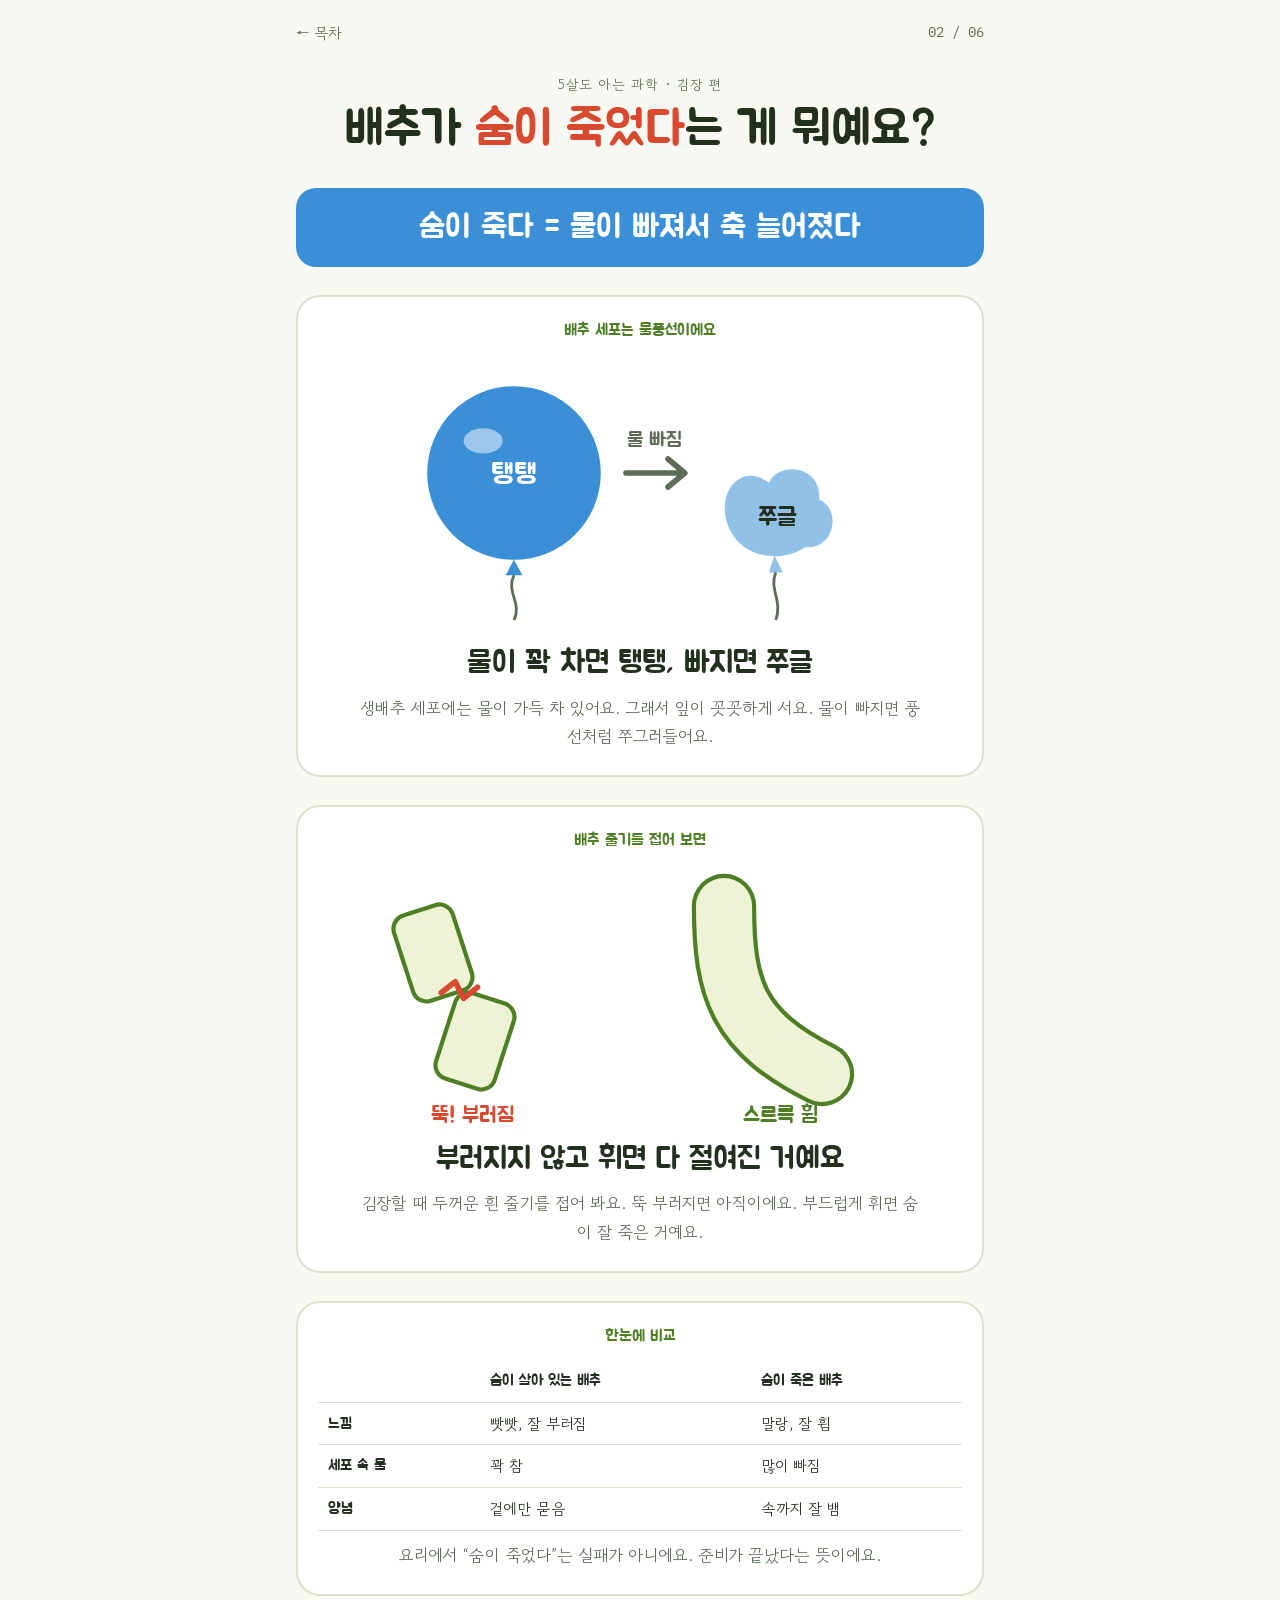
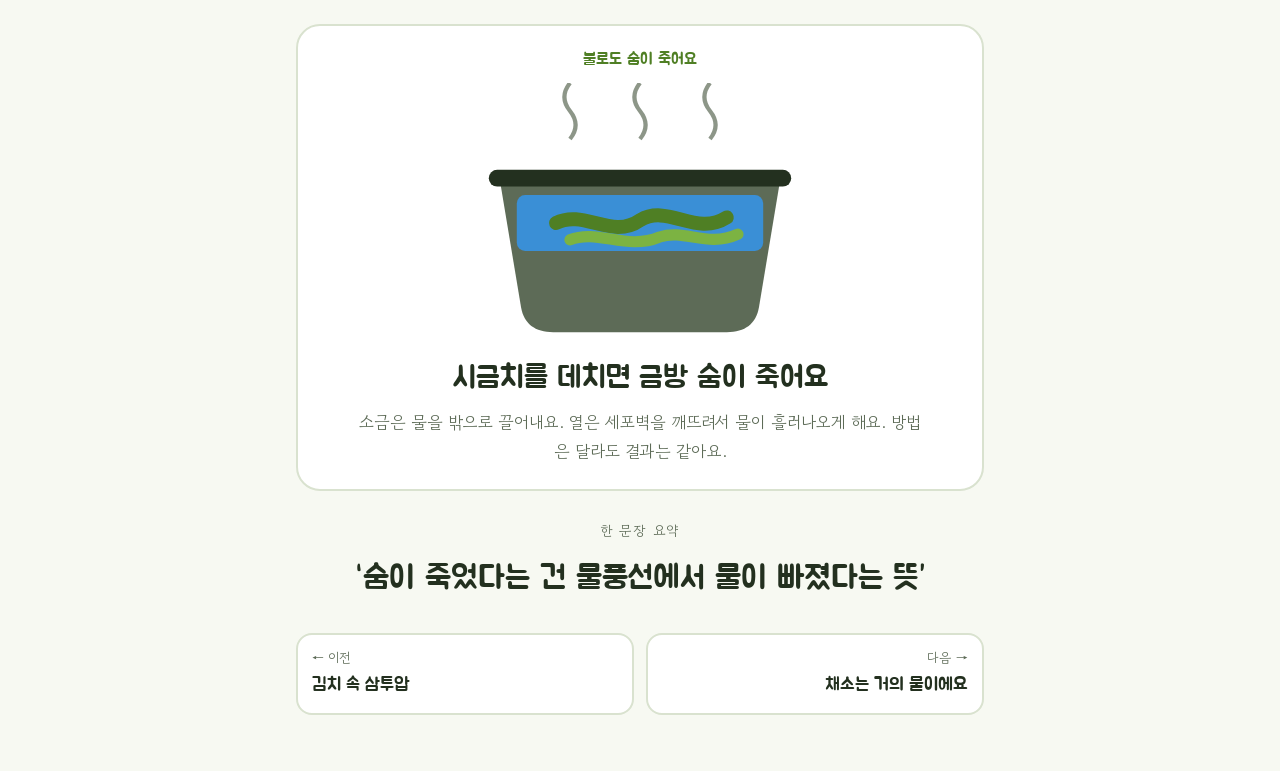
<file: wilting.html>
<!doctype html>
<html lang="ko">
<head>
<meta charset="utf-8">
<meta name="viewport" content="width=device-width, initial-scale=1, viewport-fit=cover">
<title>숨이 죽는다는 말</title>
<meta name="description" content="빳빳한 채소가 흐물흐물해지는 '숨이 죽는다'를 물풍선 그림으로 설명해요.">
<link rel="stylesheet" href="https://fonts.googleapis.com/css2?family=Jua&family=Gowun+Dodum&family=IBM+Plex+Mono:wght@400;500&display=swap">
<link rel="stylesheet" href="assets/site.css">
</head>
<body>
<div class="wrap">
  <nav class="topnav"><a href="./">← 목차</a><span class="no">02 / 06</span></nav>

  <header class="hero">
    <span class="eyebrow">5살도 아는 과학 · 김장 편</span>
    <h1>배추가 <em>숨이 죽었다</em>는 게 뭐예요?</h1>
  </header>

  <div class="big-rule">숨이 죽다 = 물이 빠져서 축 늘어졌다</div>

  <section class="page">
    <span class="step">배추 세포는 물풍선이에요</span>
    <svg viewBox="0 0 400 200" role="img" aria-label="물이 꽉 찬 풍선은 탱탱하고, 물이 빠진 풍선은 쭈글쭈글하다">
      <circle cx="110" cy="85" r="62" fill="var(--water)"/>
      <ellipse cx="88" cy="62" rx="14" ry="9" fill="var(--paper)" opacity=".5"/>
      <path d="M110 147 L104 158 L116 158 Z" fill="var(--water)"/>
      <path d="M110 158 C104 170 116 178 110 190" stroke="var(--soft)" stroke-width="2" fill="none"/>
      <text x="110" y="92" text-anchor="middle" font-size="20" fill="var(--paper)">탱탱</text>
      <path d="M190 85 L230 85" stroke="var(--soft)" stroke-width="4" stroke-linecap="round"/>
      <path d="M220 75 L232 85 L220 95" stroke="var(--soft)" stroke-width="4" fill="none" stroke-linecap="round" stroke-linejoin="round"/>
      <text x="210" y="66" text-anchor="middle" font-size="14" fill="var(--soft)">물 빠짐</text>
      <path d="M262 120 C255 95 275 78 292 92 C300 76 330 80 328 104 C345 112 338 140 318 138 C300 150 270 146 262 120 Z" fill="var(--water)" opacity=".55"/>
      <path d="M296 144 L292 156 L302 156 Z" fill="var(--water)" opacity=".55"/>
      <path d="M297 156 C292 168 302 176 297 190" stroke="var(--soft)" stroke-width="2" fill="none"/>
      <text x="298" y="122" text-anchor="middle" font-size="18" fill="var(--ink)">쭈글</text>
    </svg>
    <h2>물이 꽉 차면 탱탱, 빠지면 쭈글</h2>
    <p>생배추 세포에는 물이 가득 차 있어요. 그래서 잎이 꼿꼿하게 서요. 물이 빠지면 풍선처럼 쭈그러들어요.</p>
  </section>

  <section class="page">
    <span class="step">배추 줄기를 접어 보면</span>
    <svg viewBox="0 0 400 190" role="img" aria-label="생배추 줄기는 접으면 뚝 부러지고, 숨 죽은 배추 줄기는 부드럽게 휜다">
      <g>
        <rect x="40" y="30" width="44" height="64" rx="10" fill="var(--stem)" stroke="var(--leaf-dark)" stroke-width="3" transform="rotate(-18 62 94)"/>
        <rect x="70" y="96" width="44" height="64" rx="10" fill="var(--stem)" stroke="var(--leaf-dark)" stroke-width="3" transform="rotate(18 92 96)"/>
        <path d="M58 92 L68 84 L74 96 L84 88" stroke="var(--chili)" stroke-width="4" fill="none" stroke-linecap="round" stroke-linejoin="round"/>
        <text x="80" y="184" text-anchor="middle" font-size="16" fill="var(--chili)">뚝! 부러짐</text>
      </g>
      <g>
        <path d="M260 30 C260 90 270 120 330 150" stroke="var(--leaf-dark)" stroke-width="46" fill="none" stroke-linecap="round"/>
        <path d="M260 30 C260 90 270 120 330 150" stroke="var(--stem)" stroke-width="40" fill="none" stroke-linecap="round"/>
        <text x="300" y="184" text-anchor="middle" font-size="16" fill="var(--leaf-dark)">스르륵 휨</text>
      </g>
    </svg>
    <h2>부러지지 않고 휘면 다 절여진 거예요</h2>
    <p>김장할 때 두꺼운 흰 줄기를 접어 봐요. 뚝 부러지면 아직이에요. 부드럽게 휘면 숨이 잘 죽은 거예요.</p>
  </section>

  <section class="page">
    <span class="step">한눈에 비교</span>
    <div class="scroll-x">
      <table class="compare">
        <thead><tr><th></th><th>숨이 살아 있는 배추</th><th>숨이 죽은 배추</th></tr></thead>
        <tbody>
          <tr><th>느낌</th><td>빳빳, 잘 부러짐</td><td>말랑, 잘 휨</td></tr>
          <tr><th>세포 속 물</th><td>꽉 참</td><td>많이 빠짐</td></tr>
          <tr><th>양념</th><td>겉에만 묻음</td><td>속까지 잘 뱀</td></tr>
        </tbody>
      </table>
    </div>
    <p>요리에서 “숨이 죽었다”는 실패가 아니에요. 준비가 끝났다는 뜻이에요.</p>
  </section>

  <section class="page">
    <span class="step">불로도 숨이 죽어요</span>
    <svg viewBox="0 0 400 190" role="img" aria-label="끓는 물에 시금치를 넣으면 숨이 죽는다">
      <g fill="var(--soft)" opacity=".7">
        <path class="steam" d="M150 40 q8 -10 0 -20 q-8 -10 0 -20" stroke="var(--soft)" stroke-width="3" fill="none"/>
        <path class="steam s2" d="M200 40 q8 -10 0 -20 q-8 -10 0 -20" stroke="var(--soft)" stroke-width="3" fill="none"/>
        <path class="steam s3" d="M250 40 q8 -10 0 -20 q-8 -10 0 -20" stroke="var(--soft)" stroke-width="3" fill="none"/>
      </g>
      <path d="M100 70 L300 70 L285 160 C283 172 275 178 262 178 L138 178 C125 178 117 172 115 160 Z" fill="var(--soft)"/>
      <rect x="92" y="62" width="216" height="12" rx="6" fill="var(--ink)"/>
      <rect x="112" y="80" width="176" height="40" rx="6" fill="var(--water)"/>
      <path d="M140 100 C160 90 180 112 200 98 C220 86 240 110 262 96" stroke="var(--leaf-dark)" stroke-width="10" fill="none" stroke-linecap="round"/>
      <path d="M150 112 C170 104 190 120 214 110 C232 104 248 118 270 108" stroke="var(--leaf)" stroke-width="8" fill="none" stroke-linecap="round"/>
    </svg>
    <h2>시금치를 데치면 금방 숨이 죽어요</h2>
    <p>소금은 물을 밖으로 끌어내요. 열은 세포벽을 깨뜨려서 물이 흘러나오게 해요. 방법은 달라도 결과는 같아요.</p>
  </section>

  <section class="finale">
    <span class="eyebrow">한 문장 요약</span>
    <q>숨이 죽었다는 건 물풍선에서 물이 빠졌다는 뜻</q>
  </section>

  <nav class="pager" aria-label="앞뒤 페이지">
    <a href="osmosis.html"><small>← 이전</small><span>김치 속 삼투압</span></a>
    <a class="next" href="vegetable-water.html"><small>다음 →</small><span>채소는 거의 물이에요</span></a>
  </nav>
</div>
</body>
</html>
</file>
<file: assets/site.css>
/* Layout: picture-book column. Each page = big drawing + one short sentence. */
:root {
  --bg: #f7f9f2;
  --paper: #ffffff;
  --ink: #23301f;
  --soft: #5d6b57;
  --leaf: #7cb342;
  --leaf-dark: #4f7f24;
  --stem: #eef3d6;
  --chili: #d84a2f;
  --water: #3a8fd6;
  --water-soft: #d6e8f7;
  --salt: #ffffff;
  --salt-edge: #9aa5a0;
  --line: #d9e2cf;
  --display: "Jua", "Apple SD Gothic Neo", "Malgun Gothic", sans-serif;
  --body: "Gowun Dodum", "Apple SD Gothic Neo", "Malgun Gothic", sans-serif;
  --mono: "IBM Plex Mono", ui-monospace, Menlo, monospace;
  color-scheme: light;
}
@media (prefers-color-scheme: dark) {
  :root:not([data-theme="light"]) {
    --bg: #141a12; --paper: #1d251a; --ink: #eef3e6; --soft: #a9b8a2;
    --leaf: #8fc75a; --leaf-dark: #6aa33a; --stem: #3a4630; --chili: #ef6a4c;
    --water: #6cb2ef; --water-soft: #22384b; --salt: #f4f6f2; --salt-edge: #7d8a83; --line: #2f3a2a;
    color-scheme: dark;
  }
}
:root[data-theme="dark"] {
  --bg: #141a12; --paper: #1d251a; --ink: #eef3e6; --soft: #a9b8a2;
  --leaf: #8fc75a; --leaf-dark: #6aa33a; --stem: #3a4630; --chili: #ef6a4c;
  --water: #6cb2ef; --water-soft: #22384b; --salt: #f4f6f2; --salt-edge: #7d8a83; --line: #2f3a2a;
  color-scheme: dark;
}
*, *::before, *::after { box-sizing: border-box; }
html { padding-top: env(safe-area-inset-top, 0px); padding-bottom: env(safe-area-inset-bottom, 0px); }
body {
  margin: 0; background: var(--bg); color: var(--ink); font-family: var(--body);
  font-size: 1.05rem; line-height: 1.7;
}
img, svg { max-width: 100%; }
a { color: var(--water); }
a:focus-visible, button:focus-visible { outline: 2px solid var(--chili); outline-offset: 2px; }

.wrap {
  max-width: 720px; margin: 0 auto;
  padding-block: 20px 56px;
  padding-left: max(16px, env(safe-area-inset-left, 0px));
  padding-right: max(16px, env(safe-area-inset-right, 0px));
  display: flex; flex-direction: column; gap: 28px;
}
.topnav { display: flex; justify-content: space-between; align-items: center; gap: 12px; font-size: .92rem; }
.topnav a { text-decoration: none; color: var(--soft); }
.topnav a:hover { color: var(--ink); }
.topnav .no { font-family: var(--mono); color: var(--soft); font-size: .85rem; }

header.hero { text-align: center; display: flex; flex-direction: column; gap: 6px; }
.eyebrow { font-size: .85rem; letter-spacing: .08em; color: var(--soft); }
h1 { font-family: var(--display); font-weight: 400; font-size: clamp(2rem, 7vw, 3rem); line-height: 1.2; margin: 0; text-wrap: balance; }
h1 em { font-style: normal; color: var(--chili); }
h2 { font-family: var(--display); font-weight: 400; font-size: clamp(1.4rem, 5vw, 1.9rem); margin: 0; line-height: 1.3; text-wrap: balance; }
p { margin: 0; }

.page {
  background: var(--paper); border: 2px solid var(--line); border-radius: 24px;
  padding: 20px 20px 24px; display: flex; flex-direction: column; gap: 10px; align-items: center; text-align: center;
}
.page > svg { width: 100%; max-width: 560px; height: auto; }
.page p { max-width: 34em; color: var(--soft); }
.step { font-family: var(--display); color: var(--leaf-dark); font-size: 1rem; }
svg text { font-family: var(--display); }

.big-rule {
  font-family: var(--display); font-size: clamp(1.4rem, 5.5vw, 2rem); line-height: 1.35;
  background: var(--water); color: var(--paper); border-radius: 20px; padding: 18px 22px; text-align: center; text-wrap: balance;
}
.grid2, .grid3 { display: grid; gap: 12px; width: 100%; }
.grid2 { grid-template-columns: repeat(2, minmax(0, 1fr)); }
.grid3 { grid-template-columns: repeat(3, minmax(0, 1fr)); }
.grid2 figure, .grid3 figure { margin: 0; display: flex; flex-direction: column; align-items: center; gap: 4px; min-width: 0; }
figcaption { font-family: var(--display); font-size: 1.05rem; color: var(--ink); }
figure small { color: var(--soft); font-size: .88rem; line-height: 1.45; }
@media (max-width: 480px) {
  .grid3 { grid-template-columns: 1fr; }
  .grid3 svg { max-width: 220px; }
}

table.compare { width: 100%; border-collapse: collapse; font-size: .95rem; text-align: left; }
table.compare th, table.compare td { padding: 8px 10px; border-bottom: 1px solid var(--line); vertical-align: top; }
table.compare th { font-family: var(--display); font-weight: 400; color: var(--ink); }
.scroll-x { width: 100%; overflow-x: auto; }

.finale { text-align: center; display: flex; flex-direction: column; gap: 8px; align-items: center; }
.finale q { font-family: var(--display); font-size: clamp(1.4rem, 5.5vw, 2rem); quotes: "“" "”"; text-wrap: balance; }
.finale p { color: var(--soft); max-width: 34em; }

.pager { display: grid; grid-template-columns: repeat(2, minmax(0, 1fr)); gap: 12px; }
.pager a {
  border: 2px solid var(--line); border-radius: 16px; padding: 12px 14px; text-decoration: none; color: var(--ink);
  display: flex; flex-direction: column; gap: 2px; background: var(--paper);
}
.pager a:hover { border-color: var(--leaf); }
.pager small { color: var(--soft); font-size: .82rem; }
.pager span { font-family: var(--display); font-size: 1.1rem; }
.pager .next { text-align: right; grid-column: 2; }

footer.site { text-align: center; font-size: .85rem; color: var(--soft); display: flex; flex-direction: column; gap: 2px; }

.drip { animation: drip 2.4s ease-in infinite; }
.drip.d2 { animation-delay: .8s; } .drip.d3 { animation-delay: 1.6s; }
@keyframes drip { 0% { transform: translateY(0); opacity: 1; } 80% { opacity: 1; } 100% { transform: translateY(26px); opacity: 0; } }
.hop { animation: hop 3s ease-in-out infinite; }
@keyframes hop { 0%, 20% { transform: translateX(0); } 60%, 100% { transform: translateX(120px); } }
.steam { animation: steam 2.6s ease-out infinite; }
.steam.s2 { animation-delay: .9s; } .steam.s3 { animation-delay: 1.7s; }
@keyframes steam { 0% { transform: translateY(0); opacity: .9; } 100% { transform: translateY(-22px); opacity: 0; } }
@media (prefers-reduced-motion: reduce) { .drip, .hop, .steam { animation: none; } }
</file>
